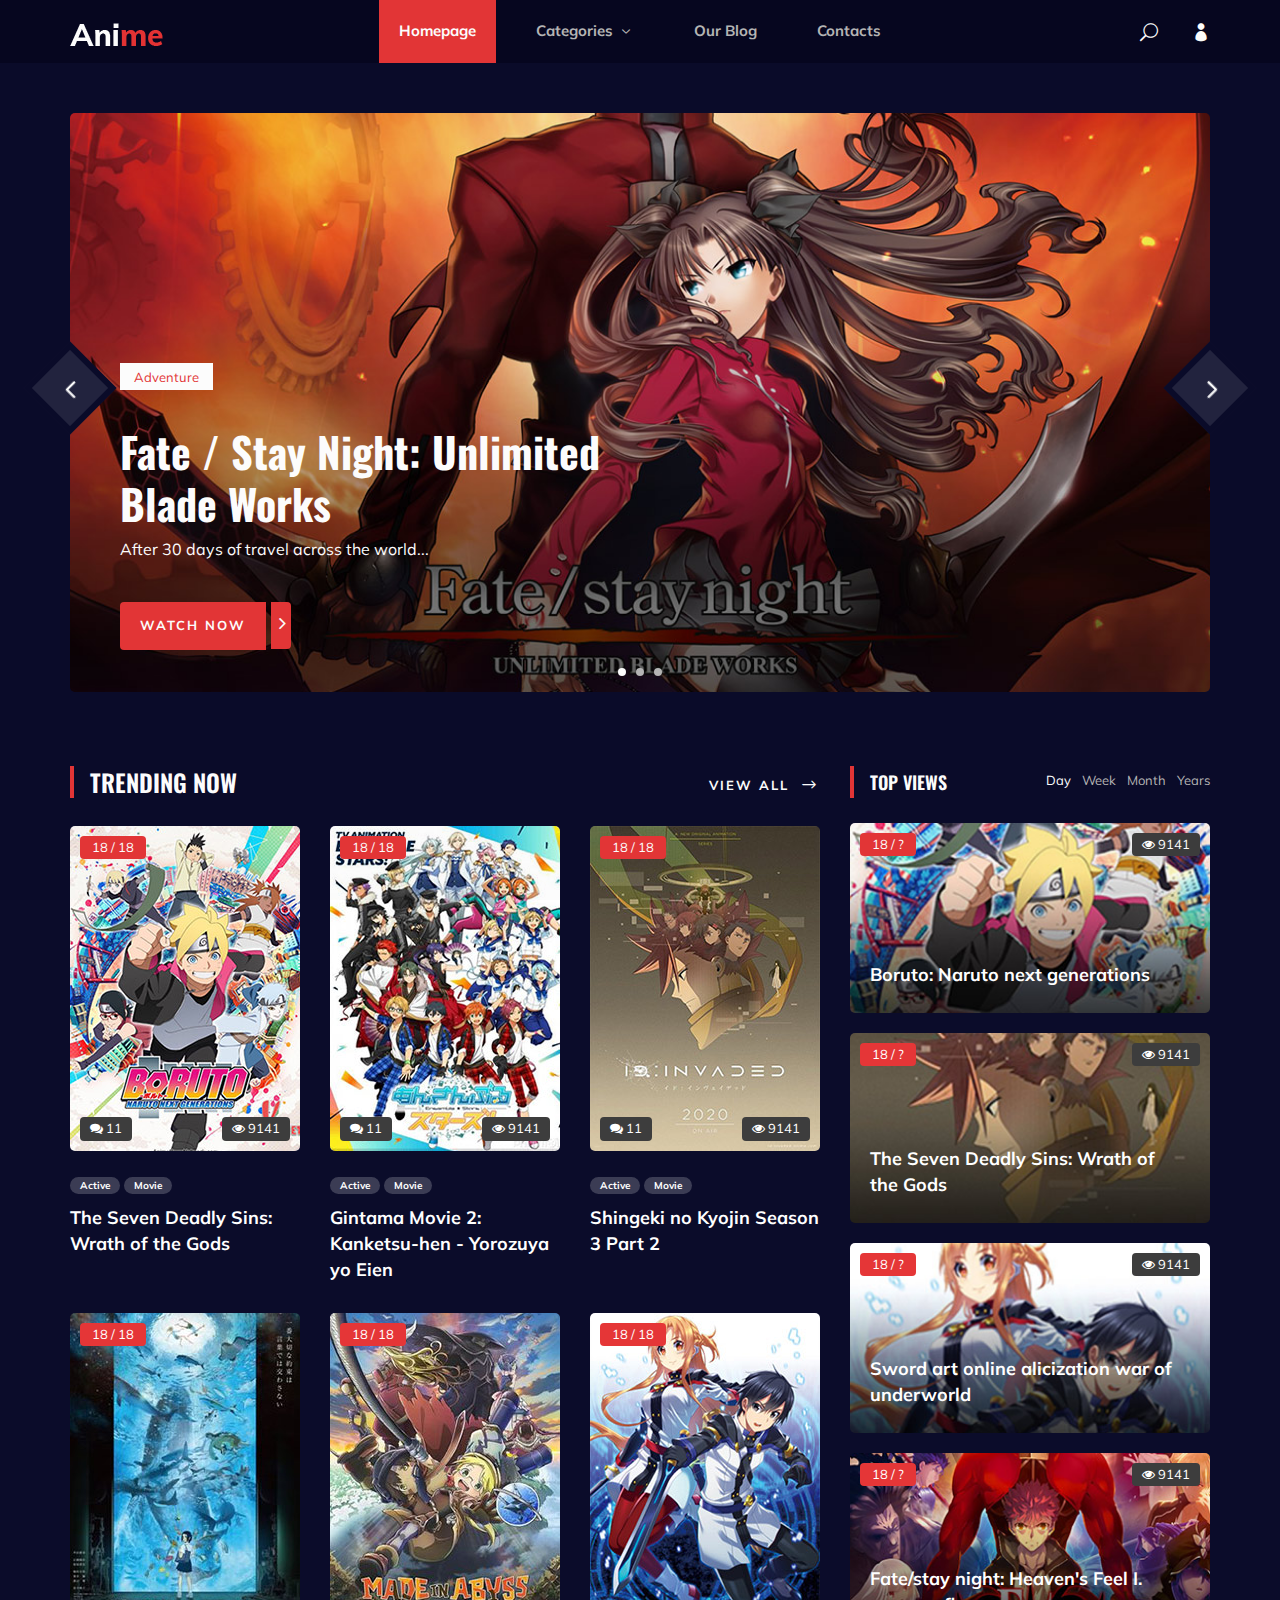
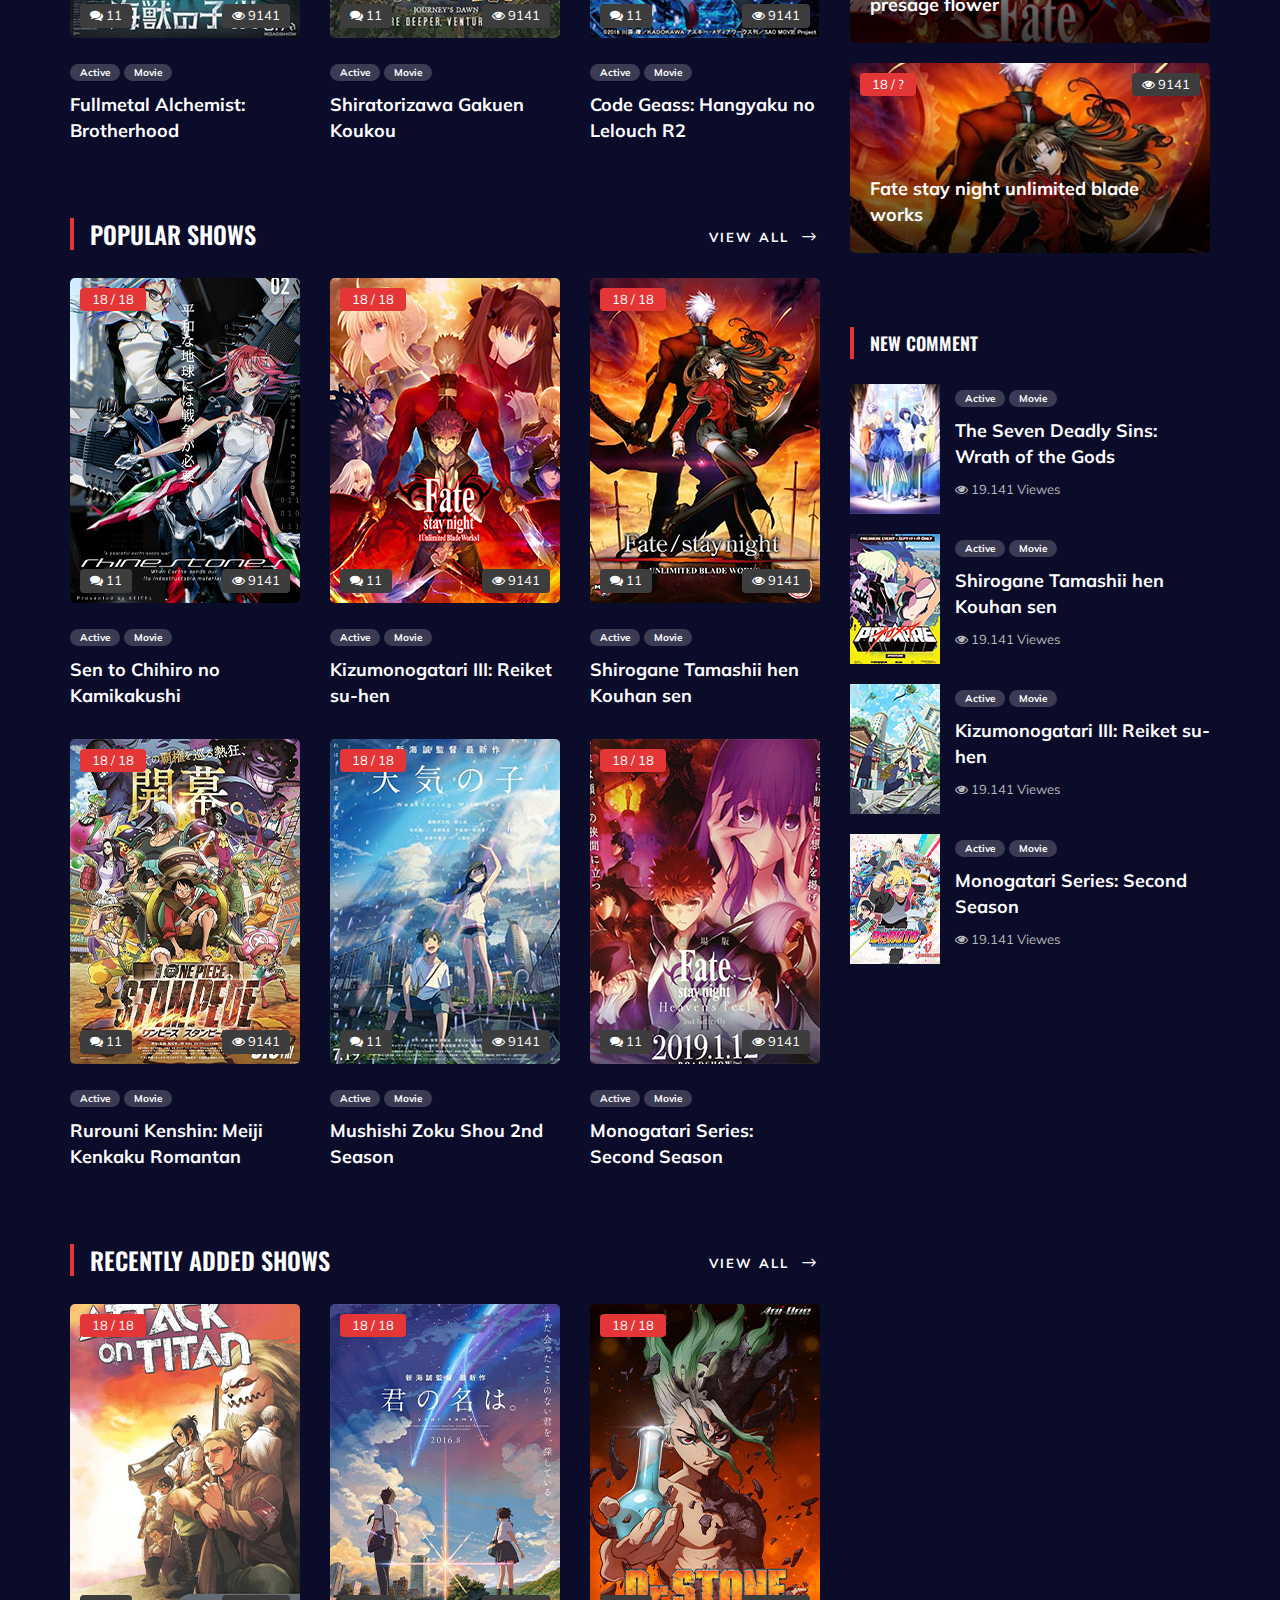
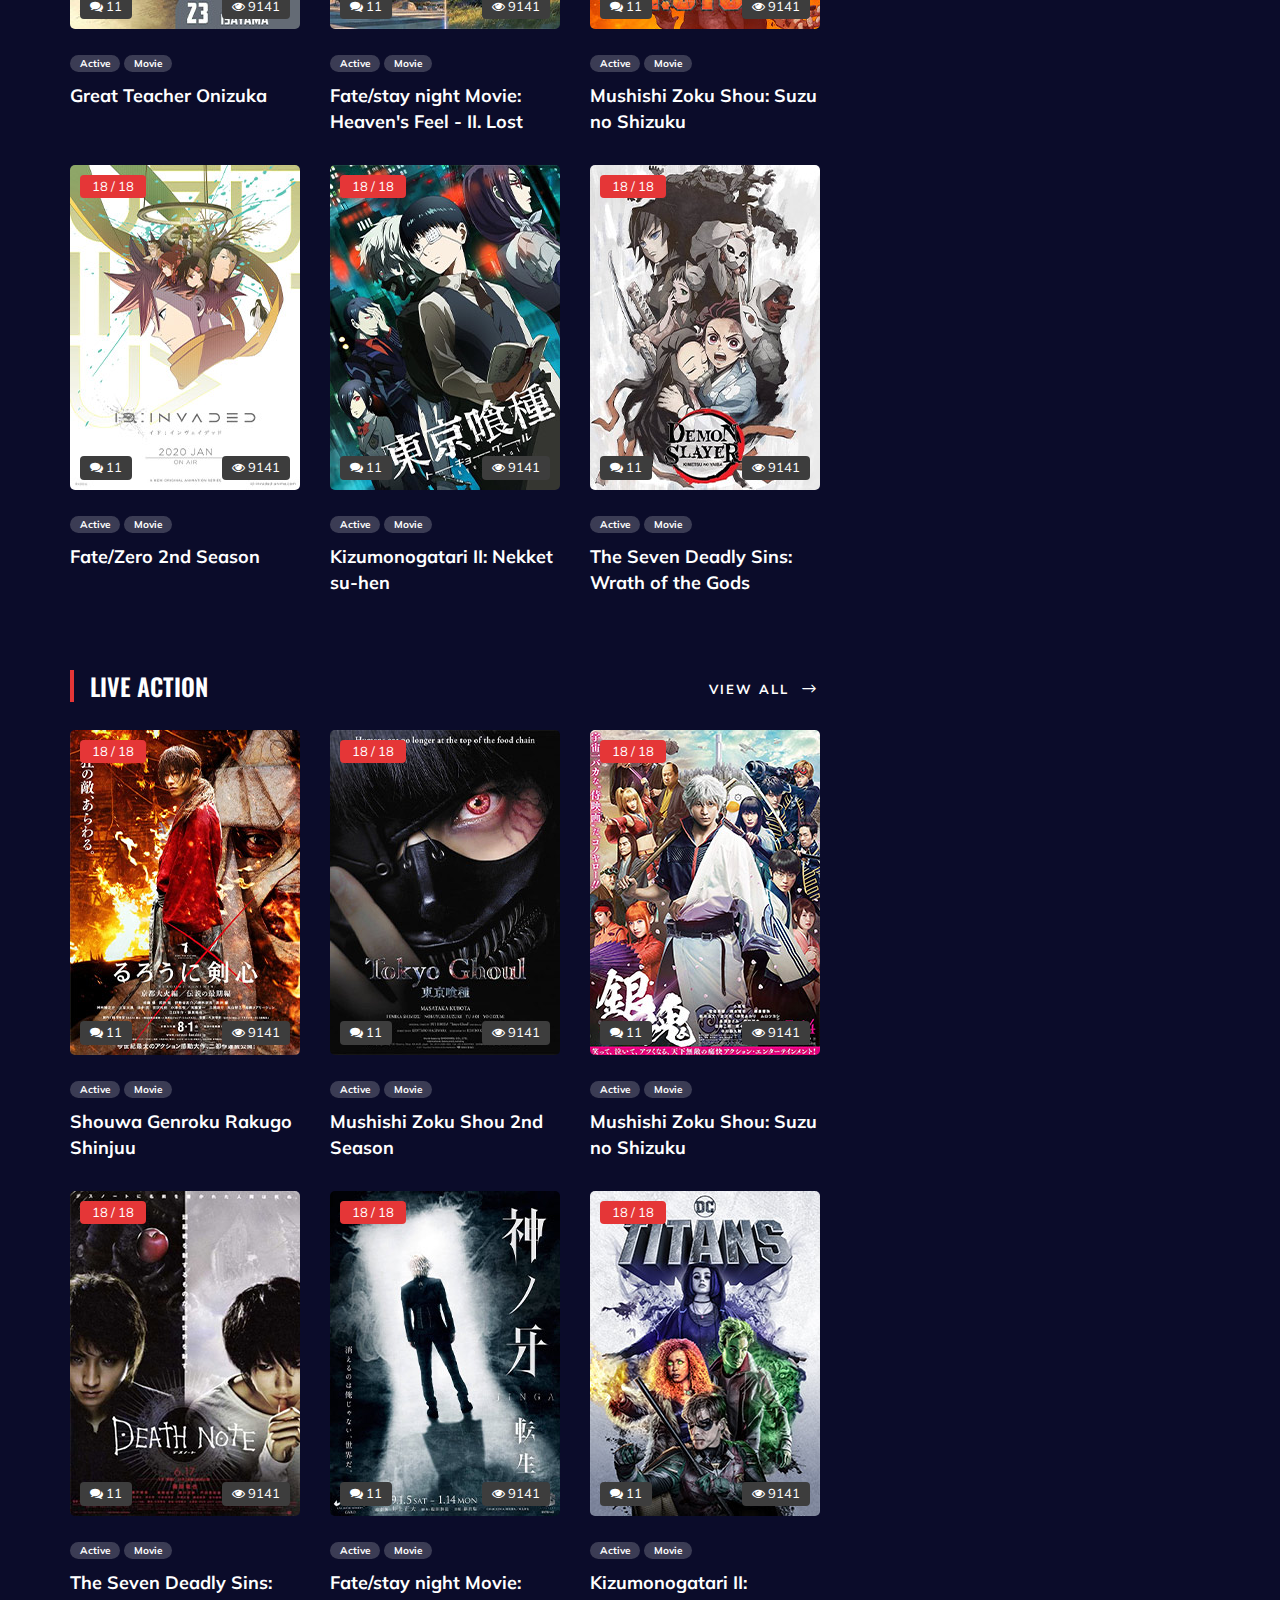
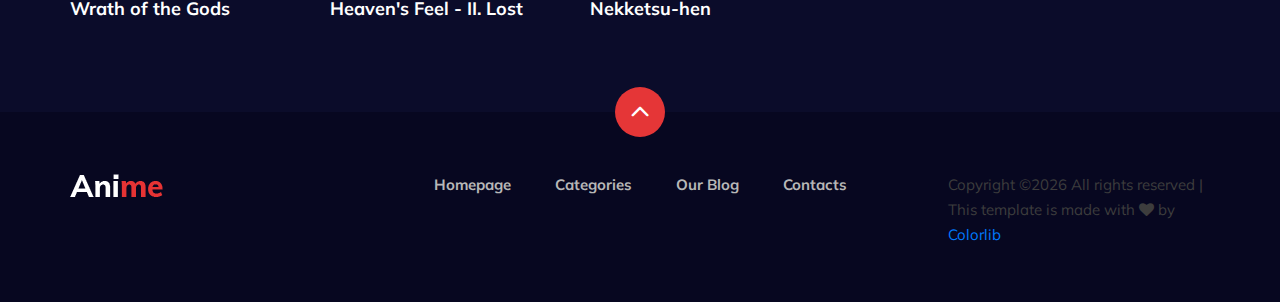
<file: Anime(Copy)/index.html>
<!DOCTYPE html>
<html lang="zxx">

<head>
    <meta charset="UTF-8">
    <meta name="description" content="Anime Template">
    <meta name="keywords" content="Anime, unica, creative, html">
    <meta name="viewport" content="width=device-width, initial-scale=1.0">
    <meta http-equiv="X-UA-Compatible" content="ie=edge">
    <title>Anime | Template</title>

    <!-- Google Font -->
    <link href="https://fonts.googleapis.com/css2?family=Oswald:wght@300;400;500;600;700&display=swap" rel="stylesheet">
    <link href="https://fonts.googleapis.com/css2?family=Mulish:wght@300;400;500;600;700;800;900&display=swap"
    rel="stylesheet">

    <!-- Css Styles -->
    <link rel="stylesheet" href="css/bootstrap.min.css" type="text/css">
    <link rel="stylesheet" href="css/font-awesome.min.css" type="text/css">
    <link rel="stylesheet" href="css/elegant-icons.css" type="text/css">
    <link rel="stylesheet" href="css/plyr.css" type="text/css">
    <link rel="stylesheet" href="css/nice-select.css" type="text/css">
    <link rel="stylesheet" href="css/owl.carousel.min.css" type="text/css">
    <link rel="stylesheet" href="css/slicknav.min.css" type="text/css">
    <link rel="stylesheet" href="css/style.css" type="text/css">
</head>

<body>
    <!-- Page Preloder -->
    <div id="preloder">
        <div class="loader"></div>
    </div>

    <!-- Header Section Begin -->
    <header class="header">
        <div class="container">
            <div class="row">
                <div class="col-lg-2">
                    <div class="header__logo">
                        <a href="./index.html">
                            <img src="img/logo.png" alt="">
                        </a>
                    </div>
                </div>
                <div class="col-lg-8">
                    <div class="header__nav">
                        <nav class="header__menu mobile-menu">
                            <ul>
                                <li class="active"><a href="./index.html">Homepage</a></li>
                                <li><a href="./categories.html">Categories <span class="arrow_carrot-down"></span></a>
                                    <ul class="dropdown">
                                        <li><a href="./categories.html">Categories</a></li>
                                        <li><a href="./anime-details.html">Anime Details</a></li>
                                        <li><a href="./anime-watching.html">Anime Watching</a></li>
                                        <li><a href="./blog-details.html">Blog Details</a></li>
                                        <li><a href="./signup.html">Sign Up</a></li>
                                        <li><a href="./login.html">Login</a></li>
                                    </ul>
                                </li>
                                <li><a href="./blog.html">Our Blog</a></li>
                                <li><a href="#">Contacts</a></li>
                            </ul>
                        </nav>
                    </div>
                </div>
                <div class="col-lg-2">
                    <div class="header__right">
                        <a href="#" class="search-switch"><span class="icon_search"></span></a>
                        <a href="./login.html"><span class="icon_profile"></span></a>
                    </div>
                </div>
            </div>
            <div id="mobile-menu-wrap"></div>
        </div>
    </header>
    <!-- Header End -->

    <!-- Hero Section Begin -->
    <section class="hero">
        <div class="container">
            <div class="hero__slider owl-carousel">
                <div class="hero__items set-bg" data-setbg="img/hero/hero-1.jpg">
                    <div class="row">
                        <div class="col-lg-6">
                            <div class="hero__text">
                                <div class="label">Adventure</div>
                                <h2>Fate / Stay Night: Unlimited Blade Works</h2>
                                <p>After 30 days of travel across the world...</p>
                                <a href="#"><span>Watch Now</span> <i class="fa fa-angle-right"></i></a>
                            </div>
                        </div>
                    </div>
                </div>
                <div class="hero__items set-bg" data-setbg="img/hero/hero-1.jpg">
                    <div class="row">
                        <div class="col-lg-6">
                            <div class="hero__text">
                                <div class="label">Adventure</div>
                                <h2>Fate / Stay Night: Unlimited Blade Works</h2>
                                <p>After 30 days of travel across the world...</p>
                                <a href="#"><span>Watch Now</span> <i class="fa fa-angle-right"></i></a>
                            </div>
                        </div>
                    </div>
                </div>
                <div class="hero__items set-bg" data-setbg="img/hero/hero-1.jpg">
                    <div class="row">
                        <div class="col-lg-6">
                            <div class="hero__text">
                                <div class="label">Adventure</div>
                                <h2>Fate / Stay Night: Unlimited Blade Works</h2>
                                <p>After 30 days of travel across the world...</p>
                                <a href="#"><span>Watch Now</span> <i class="fa fa-angle-right"></i></a>
                            </div>
                        </div>
                    </div>
                </div>
            </div>
        </div>
    </section>
    <!-- Hero Section End -->

    <!-- Product Section Begin -->
    <section class="product spad">
        <div class="container">
            <div class="row">
                <div class="col-lg-8">
                    <div class="trending__product">
                        <div class="row">
                            <div class="col-lg-8 col-md-8 col-sm-8">
                                <div class="section-title">
                                    <h4>Trending Now</h4>
                                </div>
                            </div>
                            <div class="col-lg-4 col-md-4 col-sm-4">
                                <div class="btn__all">
                                    <a href="#" class="primary-btn">View All <span class="arrow_right"></span></a>
                                </div>
                            </div>
                        </div>
                        <div class="row">
                            <div class="col-lg-4 col-md-6 col-sm-6">
                                <div class="product__item">
                                    <div class="product__item__pic set-bg" data-setbg="img/trending/trend-1.jpg">
                                        <div class="ep">18 / 18</div>
                                        <div class="comment"><i class="fa fa-comments"></i> 11</div>
                                        <div class="view"><i class="fa fa-eye"></i> 9141</div>
                                    </div>
                                    <div class="product__item__text">
                                        <ul>
                                            <li>Active</li>
                                            <li>Movie</li>
                                        </ul>
                                        <h5><a href="#">The Seven Deadly Sins: Wrath of the Gods</a></h5>
                                    </div>
                                </div>
                            </div>
                            <div class="col-lg-4 col-md-6 col-sm-6">
                                <div class="product__item">
                                    <div class="product__item__pic set-bg" data-setbg="img/trending/trend-2.jpg">
                                        <div class="ep">18 / 18</div>
                                        <div class="comment"><i class="fa fa-comments"></i> 11</div>
                                        <div class="view"><i class="fa fa-eye"></i> 9141</div>
                                    </div>
                                    <div class="product__item__text">
                                        <ul>
                                            <li>Active</li>
                                            <li>Movie</li>
                                        </ul>
                                        <h5><a href="#">Gintama Movie 2: Kanketsu-hen - Yorozuya yo Eien</a></h5>
                                    </div>
                                </div>
                            </div>
                            <div class="col-lg-4 col-md-6 col-sm-6">
                                <div class="product__item">
                                    <div class="product__item__pic set-bg" data-setbg="img/trending/trend-3.jpg">
                                        <div class="ep">18 / 18</div>
                                        <div class="comment"><i class="fa fa-comments"></i> 11</div>
                                        <div class="view"><i class="fa fa-eye"></i> 9141</div>
                                    </div>
                                    <div class="product__item__text">
                                        <ul>
                                            <li>Active</li>
                                            <li>Movie</li>
                                        </ul>
                                        <h5><a href="#">Shingeki no Kyojin Season 3 Part 2</a></h5>
                                    </div>
                                </div>
                            </div>
                            <div class="col-lg-4 col-md-6 col-sm-6">
                                <div class="product__item">
                                    <div class="product__item__pic set-bg" data-setbg="img/trending/trend-4.jpg">
                                        <div class="ep">18 / 18</div>
                                        <div class="comment"><i class="fa fa-comments"></i> 11</div>
                                        <div class="view"><i class="fa fa-eye"></i> 9141</div>
                                    </div>
                                    <div class="product__item__text">
                                        <ul>
                                            <li>Active</li>
                                            <li>Movie</li>
                                        </ul>
                                        <h5><a href="#">Fullmetal Alchemist: Brotherhood</a></h5>
                                    </div>
                                </div>
                            </div>
                            <div class="col-lg-4 col-md-6 col-sm-6">
                                <div class="product__item">
                                    <div class="product__item__pic set-bg" data-setbg="img/trending/trend-5.jpg">
                                        <div class="ep">18 / 18</div>
                                        <div class="comment"><i class="fa fa-comments"></i> 11</div>
                                        <div class="view"><i class="fa fa-eye"></i> 9141</div>
                                    </div>
                                    <div class="product__item__text">
                                        <ul>
                                            <li>Active</li>
                                            <li>Movie</li>
                                        </ul>
                                        <h5><a href="#">Shiratorizawa Gakuen Koukou</a></h5>
                                    </div>
                                </div>
                            </div>
                            <div class="col-lg-4 col-md-6 col-sm-6">
                                <div class="product__item">
                                    <div class="product__item__pic set-bg" data-setbg="img/trending/trend-6.jpg">
                                        <div class="ep">18 / 18</div>
                                        <div class="comment"><i class="fa fa-comments"></i> 11</div>
                                        <div class="view"><i class="fa fa-eye"></i> 9141</div>
                                    </div>
                                    <div class="product__item__text">
                                        <ul>
                                            <li>Active</li>
                                            <li>Movie</li>
                                        </ul>
                                        <h5><a href="#">Code Geass: Hangyaku no Lelouch R2</a></h5>
                                    </div>
                                </div>
                            </div>
                        </div>
                    </div>
                    <div class="popular__product">
                        <div class="row">
                            <div class="col-lg-8 col-md-8 col-sm-8">
                                <div class="section-title">
                                    <h4>Popular Shows</h4>
                                </div>
                            </div>
                            <div class="col-lg-4 col-md-4 col-sm-4">
                                <div class="btn__all">
                                    <a href="#" class="primary-btn">View All <span class="arrow_right"></span></a>
                                </div>
                            </div>
                        </div>
                        <div class="row">
                            <div class="col-lg-4 col-md-6 col-sm-6">
                                <div class="product__item">
                                    <div class="product__item__pic set-bg" data-setbg="img/popular/popular-1.jpg">
                                        <div class="ep">18 / 18</div>
                                        <div class="comment"><i class="fa fa-comments"></i> 11</div>
                                        <div class="view"><i class="fa fa-eye"></i> 9141</div>
                                    </div>
                                    <div class="product__item__text">
                                        <ul>
                                            <li>Active</li>
                                            <li>Movie</li>
                                        </ul>
                                        <h5><a href="#">Sen to Chihiro no Kamikakushi</a></h5>
                                    </div>
                                </div>
                            </div>
                            <div class="col-lg-4 col-md-6 col-sm-6">
                                <div class="product__item">
                                    <div class="product__item__pic set-bg" data-setbg="img/popular/popular-2.jpg">
                                        <div class="ep">18 / 18</div>
                                        <div class="comment"><i class="fa fa-comments"></i> 11</div>
                                        <div class="view"><i class="fa fa-eye"></i> 9141</div>
                                    </div>
                                    <div class="product__item__text">
                                        <ul>
                                            <li>Active</li>
                                            <li>Movie</li>
                                        </ul>
                                        <h5><a href="#">Kizumonogatari III: Reiket su-hen</a></h5>
                                    </div>
                                </div>
                            </div>
                            <div class="col-lg-4 col-md-6 col-sm-6">
                                <div class="product__item">
                                    <div class="product__item__pic set-bg" data-setbg="img/popular/popular-3.jpg">
                                        <div class="ep">18 / 18</div>
                                        <div class="comment"><i class="fa fa-comments"></i> 11</div>
                                        <div class="view"><i class="fa fa-eye"></i> 9141</div>
                                    </div>
                                    <div class="product__item__text">
                                        <ul>
                                            <li>Active</li>
                                            <li>Movie</li>
                                        </ul>
                                        <h5><a href="#">Shirogane Tamashii hen Kouhan sen</a></h5>
                                    </div>
                                </div>
                            </div>
                            <div class="col-lg-4 col-md-6 col-sm-6">
                                <div class="product__item">
                                    <div class="product__item__pic set-bg" data-setbg="img/popular/popular-4.jpg">
                                        <div class="ep">18 / 18</div>
                                        <div class="comment"><i class="fa fa-comments"></i> 11</div>
                                        <div class="view"><i class="fa fa-eye"></i> 9141</div>
                                    </div>
                                    <div class="product__item__text">
                                        <ul>
                                            <li>Active</li>
                                            <li>Movie</li>
                                        </ul>
                                        <h5><a href="#">Rurouni Kenshin: Meiji Kenkaku Romantan</a></h5>
                                    </div>
                                </div>
                            </div>
                            <div class="col-lg-4 col-md-6 col-sm-6">
                                <div class="product__item">
                                    <div class="product__item__pic set-bg" data-setbg="img/popular/popular-5.jpg">
                                        <div class="ep">18 / 18</div>
                                        <div class="comment"><i class="fa fa-comments"></i> 11</div>
                                        <div class="view"><i class="fa fa-eye"></i> 9141</div>
                                    </div>
                                    <div class="product__item__text">
                                        <ul>
                                            <li>Active</li>
                                            <li>Movie</li>
                                        </ul>
                                        <h5><a href="#">Mushishi Zoku Shou 2nd Season</a></h5>
                                    </div>
                                </div>
                            </div>
                            <div class="col-lg-4 col-md-6 col-sm-6">
                                <div class="product__item">
                                    <div class="product__item__pic set-bg" data-setbg="img/popular/popular-6.jpg">
                                        <div class="ep">18 / 18</div>
                                        <div class="comment"><i class="fa fa-comments"></i> 11</div>
                                        <div class="view"><i class="fa fa-eye"></i> 9141</div>
                                    </div>
                                    <div class="product__item__text">
                                        <ul>
                                            <li>Active</li>
                                            <li>Movie</li>
                                        </ul>
                                        <h5><a href="#">Monogatari Series: Second Season</a></h5>
                                    </div>
                                </div>
                            </div>
                        </div>
                    </div>
                    <div class="recent__product">
                        <div class="row">
                            <div class="col-lg-8 col-md-8 col-sm-8">
                                <div class="section-title">
                                    <h4>Recently Added Shows</h4>
                                </div>
                            </div>
                            <div class="col-lg-4 col-md-4 col-sm-4">
                                <div class="btn__all">
                                    <a href="#" class="primary-btn">View All <span class="arrow_right"></span></a>
                                </div>
                            </div>
                        </div>
                        <div class="row">
                            <div class="col-lg-4 col-md-6 col-sm-6">
                                <div class="product__item">
                                    <div class="product__item__pic set-bg" data-setbg="img/recent/recent-1.jpg">
                                        <div class="ep">18 / 18</div>
                                        <div class="comment"><i class="fa fa-comments"></i> 11</div>
                                        <div class="view"><i class="fa fa-eye"></i> 9141</div>
                                    </div>
                                    <div class="product__item__text">
                                        <ul>
                                            <li>Active</li>
                                            <li>Movie</li>
                                        </ul>
                                        <h5><a href="#">Great Teacher Onizuka</a></h5>
                                    </div>
                                </div>
                            </div>
                            <div class="col-lg-4 col-md-6 col-sm-6">
                                <div class="product__item">
                                    <div class="product__item__pic set-bg" data-setbg="img/recent/recent-2.jpg">
                                        <div class="ep">18 / 18</div>
                                        <div class="comment"><i class="fa fa-comments"></i> 11</div>
                                        <div class="view"><i class="fa fa-eye"></i> 9141</div>
                                    </div>
                                    <div class="product__item__text">
                                        <ul>
                                            <li>Active</li>
                                            <li>Movie</li>
                                        </ul>
                                        <h5><a href="#">Fate/stay night Movie: Heaven's Feel - II. Lost</a></h5>
                                    </div>
                                </div>
                            </div>
                            <div class="col-lg-4 col-md-6 col-sm-6">
                                <div class="product__item">
                                    <div class="product__item__pic set-bg" data-setbg="img/recent/recent-3.jpg">
                                        <div class="ep">18 / 18</div>
                                        <div class="comment"><i class="fa fa-comments"></i> 11</div>
                                        <div class="view"><i class="fa fa-eye"></i> 9141</div>
                                    </div>
                                    <div class="product__item__text">
                                        <ul>
                                            <li>Active</li>
                                            <li>Movie</li>
                                        </ul>
                                        <h5><a href="#">Mushishi Zoku Shou: Suzu no Shizuku</a></h5>
                                    </div>
                                </div>
                            </div>
                            <div class="col-lg-4 col-md-6 col-sm-6">
                                <div class="product__item">
                                    <div class="product__item__pic set-bg" data-setbg="img/recent/recent-4.jpg">
                                        <div class="ep">18 / 18</div>
                                        <div class="comment"><i class="fa fa-comments"></i> 11</div>
                                        <div class="view"><i class="fa fa-eye"></i> 9141</div>
                                    </div>
                                    <div class="product__item__text">
                                        <ul>
                                            <li>Active</li>
                                            <li>Movie</li>
                                        </ul>
                                        <h5><a href="#">Fate/Zero 2nd Season</a></h5>
                                    </div>
                                </div>
                            </div>
                            <div class="col-lg-4 col-md-6 col-sm-6">
                                <div class="product__item">
                                    <div class="product__item__pic set-bg" data-setbg="img/recent/recent-5.jpg">
                                        <div class="ep">18 / 18</div>
                                        <div class="comment"><i class="fa fa-comments"></i> 11</div>
                                        <div class="view"><i class="fa fa-eye"></i> 9141</div>
                                    </div>
                                    <div class="product__item__text">
                                        <ul>
                                            <li>Active</li>
                                            <li>Movie</li>
                                        </ul>
                                        <h5><a href="#">Kizumonogatari II: Nekket su-hen</a></h5>
                                    </div>
                                </div>
                            </div>
                            <div class="col-lg-4 col-md-6 col-sm-6">
                                <div class="product__item">
                                    <div class="product__item__pic set-bg" data-setbg="img/recent/recent-6.jpg">
                                        <div class="ep">18 / 18</div>
                                        <div class="comment"><i class="fa fa-comments"></i> 11</div>
                                        <div class="view"><i class="fa fa-eye"></i> 9141</div>
                                    </div>
                                    <div class="product__item__text">
                                        <ul>
                                            <li>Active</li>
                                            <li>Movie</li>
                                        </ul>
                                        <h5><a href="#">The Seven Deadly Sins: Wrath of the Gods</a></h5>
                                    </div>
                                </div>
                            </div>
                        </div>
                    </div>
                    <div class="live__product">
                        <div class="row">
                            <div class="col-lg-8 col-md-8 col-sm-8">
                                <div class="section-title">
                                    <h4>Live Action</h4>
                                </div>
                            </div>
                            <div class="col-lg-4 col-md-4 col-sm-4">
                                <div class="btn__all">
                                    <a href="#" class="primary-btn">View All <span class="arrow_right"></span></a>
                                </div>
                            </div>
                        </div>
                        <div class="row">
                            <div class="col-lg-4 col-md-6 col-sm-6">
                                <div class="product__item">
                                    <div class="product__item__pic set-bg" data-setbg="img/live/live-1.jpg">
                                        <div class="ep">18 / 18</div>
                                        <div class="comment"><i class="fa fa-comments"></i> 11</div>
                                        <div class="view"><i class="fa fa-eye"></i> 9141</div>
                                    </div>
                                    <div class="product__item__text">
                                        <ul>
                                            <li>Active</li>
                                            <li>Movie</li>
                                        </ul>
                                        <h5><a href="#">Shouwa Genroku Rakugo Shinjuu</a></h5>
                                    </div>
                                </div>
                            </div>
                            <div class="col-lg-4 col-md-6 col-sm-6">
                                <div class="product__item">
                                    <div class="product__item__pic set-bg" data-setbg="img/live/live-2.jpg">
                                        <div class="ep">18 / 18</div>
                                        <div class="comment"><i class="fa fa-comments"></i> 11</div>
                                        <div class="view"><i class="fa fa-eye"></i> 9141</div>
                                    </div>
                                    <div class="product__item__text">
                                        <ul>
                                            <li>Active</li>
                                            <li>Movie</li>
                                        </ul>
                                        <h5><a href="#">Mushishi Zoku Shou 2nd Season</a></h5>
                                    </div>
                                </div>
                            </div>
                            <div class="col-lg-4 col-md-6 col-sm-6">
                                <div class="product__item">
                                    <div class="product__item__pic set-bg" data-setbg="img/live/live-3.jpg">
                                        <div class="ep">18 / 18</div>
                                        <div class="comment"><i class="fa fa-comments"></i> 11</div>
                                        <div class="view"><i class="fa fa-eye"></i> 9141</div>
                                    </div>
                                    <div class="product__item__text">
                                        <ul>
                                            <li>Active</li>
                                            <li>Movie</li>
                                        </ul>
                                        <h5><a href="#">Mushishi Zoku Shou: Suzu no Shizuku</a></h5>
                                    </div>
                                </div>
                            </div>
                            <div class="col-lg-4 col-md-6 col-sm-6">
                                <div class="product__item">
                                    <div class="product__item__pic set-bg" data-setbg="img/live/live-4.jpg">
                                        <div class="ep">18 / 18</div>
                                        <div class="comment"><i class="fa fa-comments"></i> 11</div>
                                        <div class="view"><i class="fa fa-eye"></i> 9141</div>
                                    </div>
                                    <div class="product__item__text">
                                        <ul>
                                            <li>Active</li>
                                            <li>Movie</li>
                                        </ul>
                                        <h5><a href="#">The Seven Deadly Sins: Wrath of the Gods</a></h5>
                                    </div>
                                </div>
                            </div>
                            <div class="col-lg-4 col-md-6 col-sm-6">
                                <div class="product__item">
                                    <div class="product__item__pic set-bg" data-setbg="img/live/live-5.jpg">
                                        <div class="ep">18 / 18</div>
                                        <div class="comment"><i class="fa fa-comments"></i> 11</div>
                                        <div class="view"><i class="fa fa-eye"></i> 9141</div>
                                    </div>
                                    <div class="product__item__text">
                                        <ul>
                                            <li>Active</li>
                                            <li>Movie</li>
                                        </ul>
                                        <h5><a href="#">Fate/stay night Movie: Heaven's Feel - II. Lost</a></h5>
                                    </div>
                                </div>
                            </div>
                            <div class="col-lg-4 col-md-6 col-sm-6">
                                <div class="product__item">
                                    <div class="product__item__pic set-bg" data-setbg="img/live/live-6.jpg">
                                        <div class="ep">18 / 18</div>
                                        <div class="comment"><i class="fa fa-comments"></i> 11</div>
                                        <div class="view"><i class="fa fa-eye"></i> 9141</div>
                                    </div>
                                    <div class="product__item__text">
                                        <ul>
                                            <li>Active</li>
                                            <li>Movie</li>
                                        </ul>
                                        <h5><a href="#">Kizumonogatari II: Nekketsu-hen</a></h5>
                                    </div>
                                </div>
                            </div>
                        </div>
                    </div>
                </div>
                <div class="col-lg-4 col-md-6 col-sm-8">
                    <div class="product__sidebar">
                        <div class="product__sidebar__view">
                            <div class="section-title">
                                <h5>Top Views</h5>
                            </div>
                            <ul class="filter__controls">
                                <li class="active" data-filter="*">Day</li>
                                <li data-filter=".week">Week</li>
                                <li data-filter=".month">Month</li>
                                <li data-filter=".years">Years</li>
                            </ul>
                            <div class="filter__gallery">
                                <div class="product__sidebar__view__item set-bg mix day years"
                                data-setbg="img/sidebar/tv-1.jpg">
                                <div class="ep">18 / ?</div>
                                <div class="view"><i class="fa fa-eye"></i> 9141</div>
                                <h5><a href="#">Boruto: Naruto next generations</a></h5>
                            </div>
                            <div class="product__sidebar__view__item set-bg mix month week"
                            data-setbg="img/sidebar/tv-2.jpg">
                            <div class="ep">18 / ?</div>
                            <div class="view"><i class="fa fa-eye"></i> 9141</div>
                            <h5><a href="#">The Seven Deadly Sins: Wrath of the Gods</a></h5>
                        </div>
                        <div class="product__sidebar__view__item set-bg mix week years"
                        data-setbg="img/sidebar/tv-3.jpg">
                        <div class="ep">18 / ?</div>
                        <div class="view"><i class="fa fa-eye"></i> 9141</div>
                        <h5><a href="#">Sword art online alicization war of underworld</a></h5>
                    </div>
                    <div class="product__sidebar__view__item set-bg mix years month"
                    data-setbg="img/sidebar/tv-4.jpg">
                    <div class="ep">18 / ?</div>
                    <div class="view"><i class="fa fa-eye"></i> 9141</div>
                    <h5><a href="#">Fate/stay night: Heaven's Feel I. presage flower</a></h5>
                </div>
                <div class="product__sidebar__view__item set-bg mix day"
                data-setbg="img/sidebar/tv-5.jpg">
                <div class="ep">18 / ?</div>
                <div class="view"><i class="fa fa-eye"></i> 9141</div>
                <h5><a href="#">Fate stay night unlimited blade works</a></h5>
            </div>
        </div>
    </div>
    <div class="product__sidebar__comment">
        <div class="section-title">
            <h5>New Comment</h5>
        </div>
        <div class="product__sidebar__comment__item">
            <div class="product__sidebar__comment__item__pic">
                <img src="img/sidebar/comment-1.jpg" alt="">
            </div>
            <div class="product__sidebar__comment__item__text">
                <ul>
                    <li>Active</li>
                    <li>Movie</li>
                </ul>
                <h5><a href="#">The Seven Deadly Sins: Wrath of the Gods</a></h5>
                <span><i class="fa fa-eye"></i> 19.141 Viewes</span>
            </div>
        </div>
        <div class="product__sidebar__comment__item">
            <div class="product__sidebar__comment__item__pic">
                <img src="img/sidebar/comment-2.jpg" alt="">
            </div>
            <div class="product__sidebar__comment__item__text">
                <ul>
                    <li>Active</li>
                    <li>Movie</li>
                </ul>
                <h5><a href="#">Shirogane Tamashii hen Kouhan sen</a></h5>
                <span><i class="fa fa-eye"></i> 19.141 Viewes</span>
            </div>
        </div>
        <div class="product__sidebar__comment__item">
            <div class="product__sidebar__comment__item__pic">
                <img src="img/sidebar/comment-3.jpg" alt="">
            </div>
            <div class="product__sidebar__comment__item__text">
                <ul>
                    <li>Active</li>
                    <li>Movie</li>
                </ul>
                <h5><a href="#">Kizumonogatari III: Reiket su-hen</a></h5>
                <span><i class="fa fa-eye"></i> 19.141 Viewes</span>
            </div>
        </div>
        <div class="product__sidebar__comment__item">
            <div class="product__sidebar__comment__item__pic">
                <img src="img/sidebar/comment-4.jpg" alt="">
            </div>
            <div class="product__sidebar__comment__item__text">
                <ul>
                    <li>Active</li>
                    <li>Movie</li>
                </ul>
                <h5><a href="#">Monogatari Series: Second Season</a></h5>
                <span><i class="fa fa-eye"></i> 19.141 Viewes</span>
            </div>
        </div>
    </div>
</div>
</div>
</div>
</div>
</section>
<!-- Product Section End -->

<!-- Footer Section Begin -->
<footer class="footer">
    <div class="page-up">
        <a href="#" id="scrollToTopButton"><span class="arrow_carrot-up"></span></a>
    </div>
    <div class="container">
        <div class="row">
            <div class="col-lg-3">
                <div class="footer__logo">
                    <a href="./index.html"><img src="img/logo.png" alt=""></a>
                </div>
            </div>
            <div class="col-lg-6">
                <div class="footer__nav">
                    <ul>
                        <li class="active"><a href="./index.html">Homepage</a></li>
                        <li><a href="./categories.html">Categories</a></li>
                        <li><a href="./blog.html">Our Blog</a></li>
                        <li><a href="#">Contacts</a></li>
                    </ul>
                </div>
            </div>
            <div class="col-lg-3">
                <p><!-- Link back to Colorlib can't be removed. Template is licensed under CC BY 3.0. -->
                  Copyright &copy;<script>document.write(new Date().getFullYear());</script> All rights reserved | This template is made with <i class="fa fa-heart" aria-hidden="true"></i> by <a href="https://colorlib.com" target="_blank">Colorlib</a>
                  <!-- Link back to Colorlib can't be removed. Template is licensed under CC BY 3.0. --></p>

              </div>
          </div>
      </div>
  </footer>
  <!-- Footer Section End -->

  <!-- Search model Begin -->
  <div class="search-model">
    <div class="h-100 d-flex align-items-center justify-content-center">
        <div class="search-close-switch"><i class="icon_close"></i></div>
        <form class="search-model-form">
            <input type="text" id="search-input" placeholder="Search here.....">
        </form>
    </div>
</div>
<!-- Search model end -->

<!-- Js Plugins -->
<script src="js/jquery-3.3.1.min.js"></script>
<script src="js/bootstrap.min.js"></script>
<script src="js/player.js"></script>
<script src="js/jquery.nice-select.min.js"></script>
<script src="js/mixitup.min.js"></script>
<script src="js/jquery.slicknav.js"></script>
<script src="js/owl.carousel.min.js"></script>
<script src="js/main.js"></script>


</body>

</html>
</file>
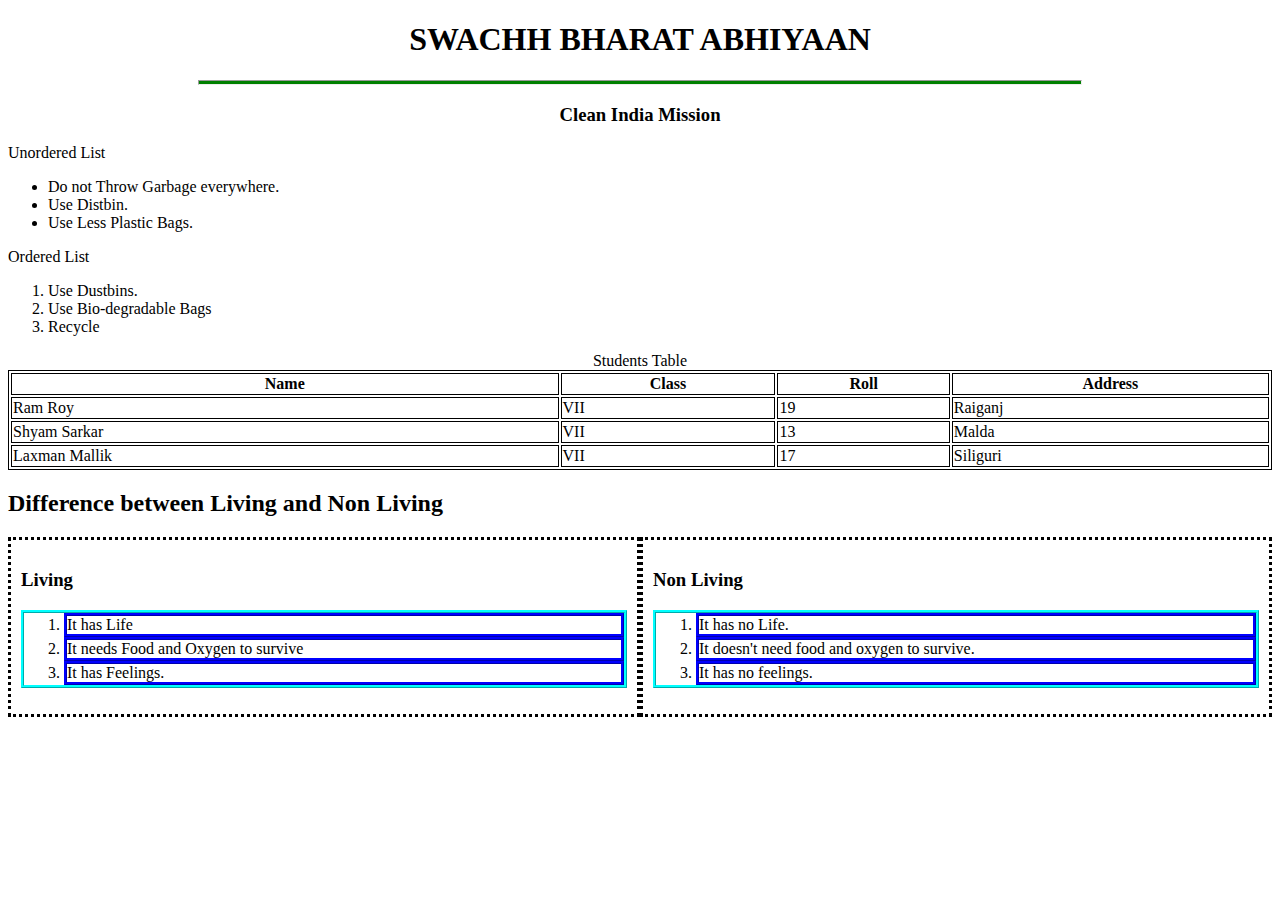
<file: SWACHH BHARAT ABHIYAAN.html>
<!DOCTYPE html>
<html>
   <head>
    <style>
        * {
  box-sizing: border-box;
            }

    .column {
  float: left;
  width: 50%;
  padding: 10px;
  border-style: dotted;
    }

    .row:after {
  display: table;
  clear: both;
  border-style: dashed;
    }

        table, th, td {
            border: 1px solid black;
        }
    </style>
    <title>SWACHH BHARAT ABHIYAAN</title>
   </head>
    
<body>
<h1 style="text-align:center">SWACHH BHARAT ABHIYAAN</h1>
<hr style="background-color: green; align-self: center; width: 70%; height: 5px;">
<h3 style="text-align:center">Clean India Mission</h3>

<p>Unordered List</p>
<ul>
    <li>Do not Throw Garbage everywhere.</li>
    <li>Use Distbin.</li>
    <li>Use Less Plastic Bags.</li>
</ul>

<p>Ordered List</p>
<ol>
    <li>Use Dustbins.</li>
    <li>Use Bio-degradable Bags</li>
    <li>Recycle</li>
</ol>


<table style="width:100%">
	<caption>Students Table</caption>
  <tr>
    <th>Name</th>
    <th>Class</th> 
    <th>Roll</th>
    <th>Address</th>
  </tr>
  <tr>
    <td>Ram Roy</td>
    <td>VII</td>
    <td>19</td>
    <td>Raiganj</td>
  </tr>
  <tr>
    <td>Shyam Sarkar</td>
    <td>VII</td>
    <td>13</td>
    <td>Malda</td>
  </tr>
  <tr>
    <td>Laxman Mallik</td>
    <td>VII</td>
    <td>17</td>
    <td>Siliguri</td>
  </tr>
</table>


<h2>Difference between Living and Non Living</h2>

<div class="row">
  <div class="column">
    <h3>Living</h3>
    <ol style="border-style: ridge; border-color: aqua;">
        <li style="border-style: ridge; border-color: blue;">It has Life</li>
        <li style="border-style: ridge; border-color: blue;">It needs Food and Oxygen to survive</li>
        <li style="border-style: ridge; border-color: blue;">It has Feelings.</li>
    </ol>
  </div>
  <div class="column">
    <h3>Non Living</h3>
    <ol style="border-style: ridge; border-color: aqua;">
        <li style="border-style: ridge; border-color: blue;">It has no Life.</li>
        <li style="border-style: ridge; border-color: blue;">It doesn't need food and oxygen to survive.</li>
        <li style="border-style: ridge; border-color: blue;">It has no feelings.</li>
    </ol>
  </div>
</div>

</body>
</html>
</file>
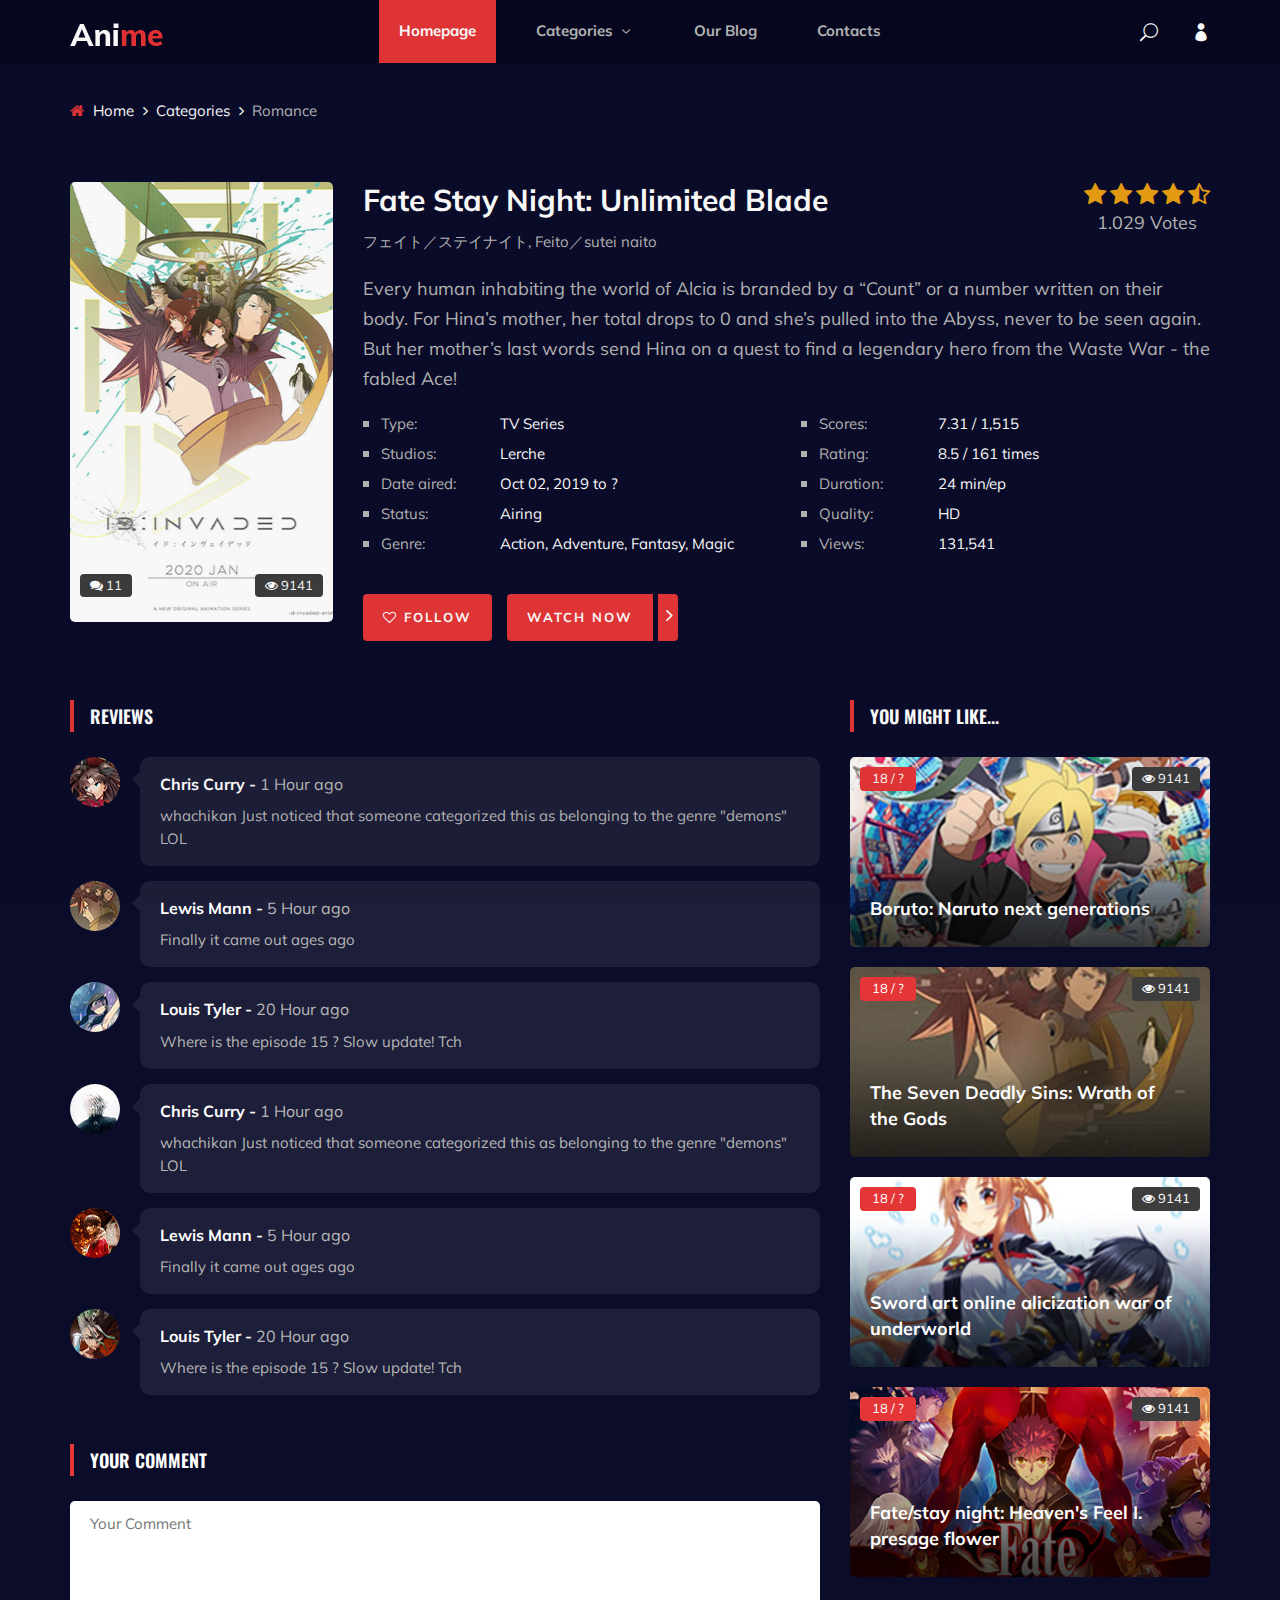
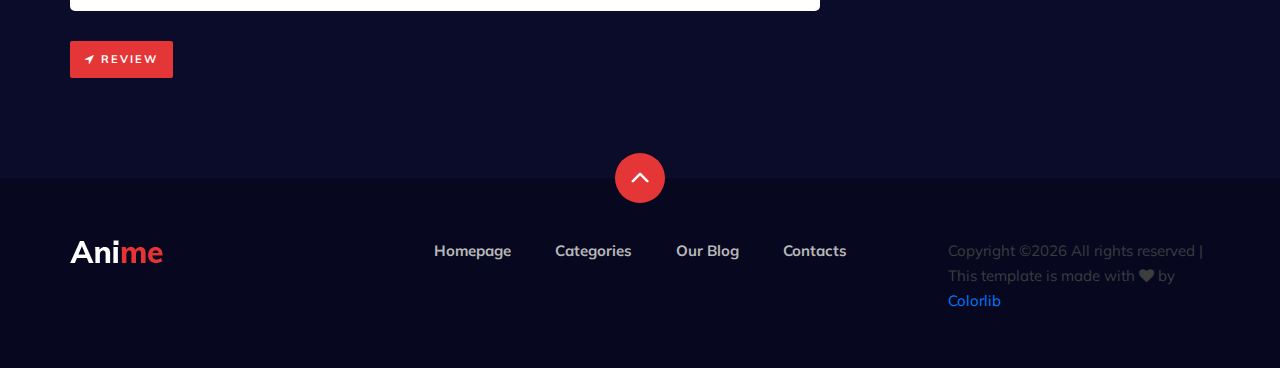
<file: Anime(Copy)/anime-details.html>
<!DOCTYPE html>
<html lang="zxx">

<head>
    <meta charset="UTF-8">
    <meta name="description" content="Anime Template">
    <meta name="keywords" content="Anime, unica, creative, html">
    <meta name="viewport" content="width=device-width, initial-scale=1.0">
    <meta http-equiv="X-UA-Compatible" content="ie=edge">
    <title>Anime | Template</title>

    <!-- Google Font -->
    <link href="https://fonts.googleapis.com/css2?family=Oswald:wght@300;400;500;600;700&display=swap" rel="stylesheet">
    <link href="https://fonts.googleapis.com/css2?family=Mulish:wght@300;400;500;600;700;800;900&display=swap"
    rel="stylesheet">

    <!-- Css Styles -->
    <link rel="stylesheet" href="css/bootstrap.min.css" type="text/css">
    <link rel="stylesheet" href="css/font-awesome.min.css" type="text/css">
    <link rel="stylesheet" href="css/elegant-icons.css" type="text/css">
    <link rel="stylesheet" href="css/plyr.css" type="text/css">
    <link rel="stylesheet" href="css/nice-select.css" type="text/css">
    <link rel="stylesheet" href="css/owl.carousel.min.css" type="text/css">
    <link rel="stylesheet" href="css/slicknav.min.css" type="text/css">
    <link rel="stylesheet" href="css/style.css" type="text/css">
</head>

<body>
    <!-- Page Preloder -->
    <div id="preloder">
        <div class="loader"></div>
    </div>

    <!-- Header Section Begin -->
    <header class="header">
        <div class="container">
            <div class="row">
                <div class="col-lg-2">
                    <div class="header__logo">
                        <a href="./index.html">
                            <img src="img/logo.png" alt="">
                        </a>
                    </div>
                </div>
                <div class="col-lg-8">
                    <div class="header__nav">
                        <nav class="header__menu mobile-menu">
                            <ul>
                                <li class="active"><a href="./index.html">Homepage</a></li>
                                <li><a href="./categories.html">Categories <span class="arrow_carrot-down"></span></a>
                                    <ul class="dropdown">
                                        <li><a href="./categories.html">Categories</a></li>
                                        <li><a href="./anime-details.html">Anime Details</a></li>
                                        <li><a href="./anime-watching.html">Anime Watching</a></li>
                                        <li><a href="./blog-details.html">Blog Details</a></li>
                                        <li><a href="./signup.html">Sign Up</a></li>
                                        <li><a href="./login.html">Login</a></li>
                                    </ul>
                                </li>
                                <li><a href="./blog.html">Our Blog</a></li>
                                <li><a href="#">Contacts</a></li>
                            </ul>
                        </nav>
                    </div>
                </div>
                <div class="col-lg-2">
                    <div class="header__right">
                        <a href="#" class="search-switch"><span class="icon_search"></span></a>
                        <a href="./login.html"><span class="icon_profile"></span></a>
                    </div>
                </div>
            </div>
            <div id="mobile-menu-wrap"></div>
        </div>
    </header>
    <!-- Header End -->

    <!-- Breadcrumb Begin -->
    <div class="breadcrumb-option">
        <div class="container">
            <div class="row">
                <div class="col-lg-12">
                    <div class="breadcrumb__links">
                        <a href="./index.html"><i class="fa fa-home"></i> Home</a>
                        <a href="./categories.html">Categories</a>
                        <span>Romance</span>
                    </div>
                </div>
            </div>
        </div>
    </div>
    <!-- Breadcrumb End -->

    <!-- Anime Section Begin -->
    <section class="anime-details spad">
        <div class="container">
            <div class="anime__details__content">
                <div class="row">
                    <div class="col-lg-3">
                        <div class="anime__details__pic set-bg" data-setbg="img/anime/details-pic.jpg">
                            <div class="comment"><i class="fa fa-comments"></i> 11</div>
                            <div class="view"><i class="fa fa-eye"></i> 9141</div>
                        </div>
                    </div>
                    <div class="col-lg-9">
                        <div class="anime__details__text">
                            <div class="anime__details__title">
                                <h3>Fate Stay Night: Unlimited Blade</h3>
                                <span>フェイト／ステイナイト, Feito／sutei naito</span>
                            </div>
                            <div class="anime__details__rating">
                                <div class="rating">
                                    <a href="#"><i class="fa fa-star"></i></a>
                                    <a href="#"><i class="fa fa-star"></i></a>
                                    <a href="#"><i class="fa fa-star"></i></a>
                                    <a href="#"><i class="fa fa-star"></i></a>
                                    <a href="#"><i class="fa fa-star-half-o"></i></a>
                                </div>
                                <span>1.029 Votes</span>
                            </div>
                            <p>Every human inhabiting the world of Alcia is branded by a “Count” or a number written on
                                their body. For Hina’s mother, her total drops to 0 and she’s pulled into the Abyss,
                                never to be seen again. But her mother’s last words send Hina on a quest to find a
                            legendary hero from the Waste War - the fabled Ace!</p>
                            <div class="anime__details__widget">
                                <div class="row">
                                    <div class="col-lg-6 col-md-6">
                                        <ul>
                                            <li><span>Type:</span> TV Series</li>
                                            <li><span>Studios:</span> Lerche</li>
                                            <li><span>Date aired:</span> Oct 02, 2019 to ?</li>
                                            <li><span>Status:</span> Airing</li>
                                            <li><span>Genre:</span> Action, Adventure, Fantasy, Magic</li>
                                        </ul>
                                    </div>
                                    <div class="col-lg-6 col-md-6">
                                        <ul>
                                            <li><span>Scores:</span> 7.31 / 1,515</li>
                                            <li><span>Rating:</span> 8.5 / 161 times</li>
                                            <li><span>Duration:</span> 24 min/ep</li>
                                            <li><span>Quality:</span> HD</li>
                                            <li><span>Views:</span> 131,541</li>
                                        </ul>
                                    </div>
                                </div>
                            </div>
                            <div class="anime__details__btn">
                                <a href="#" class="follow-btn"><i class="fa fa-heart-o"></i> Follow</a>
                                <a href="#" class="watch-btn"><span>Watch Now</span> <i
                                    class="fa fa-angle-right"></i></a>
                                </div>
                            </div>
                        </div>
                    </div>
                </div>
                <div class="row">
                    <div class="col-lg-8 col-md-8">
                        <div class="anime__details__review">
                            <div class="section-title">
                                <h5>Reviews</h5>
                            </div>
                            <div class="anime__review__item">
                                <div class="anime__review__item__pic">
                                    <img src="img/anime/review-1.jpg" alt="">
                                </div>
                                <div class="anime__review__item__text">
                                    <h6>Chris Curry - <span>1 Hour ago</span></h6>
                                    <p>whachikan Just noticed that someone categorized this as belonging to the genre
                                    "demons" LOL</p>
                                </div>
                            </div>
                            <div class="anime__review__item">
                                <div class="anime__review__item__pic">
                                    <img src="img/anime/review-2.jpg" alt="">
                                </div>
                                <div class="anime__review__item__text">
                                    <h6>Lewis Mann - <span>5 Hour ago</span></h6>
                                    <p>Finally it came out ages ago</p>
                                </div>
                            </div>
                            <div class="anime__review__item">
                                <div class="anime__review__item__pic">
                                    <img src="img/anime/review-3.jpg" alt="">
                                </div>
                                <div class="anime__review__item__text">
                                    <h6>Louis Tyler - <span>20 Hour ago</span></h6>
                                    <p>Where is the episode 15 ? Slow update! Tch</p>
                                </div>
                            </div>
                            <div class="anime__review__item">
                                <div class="anime__review__item__pic">
                                    <img src="img/anime/review-4.jpg" alt="">
                                </div>
                                <div class="anime__review__item__text">
                                    <h6>Chris Curry - <span>1 Hour ago</span></h6>
                                    <p>whachikan Just noticed that someone categorized this as belonging to the genre
                                    "demons" LOL</p>
                                </div>
                            </div>
                            <div class="anime__review__item">
                                <div class="anime__review__item__pic">
                                    <img src="img/anime/review-5.jpg" alt="">
                                </div>
                                <div class="anime__review__item__text">
                                    <h6>Lewis Mann - <span>5 Hour ago</span></h6>
                                    <p>Finally it came out ages ago</p>
                                </div>
                            </div>
                            <div class="anime__review__item">
                                <div class="anime__review__item__pic">
                                    <img src="img/anime/review-6.jpg" alt="">
                                </div>
                                <div class="anime__review__item__text">
                                    <h6>Louis Tyler - <span>20 Hour ago</span></h6>
                                    <p>Where is the episode 15 ? Slow update! Tch</p>
                                </div>
                            </div>
                        </div>
                        <div class="anime__details__form">
                            <div class="section-title">
                                <h5>Your Comment</h5>
                            </div>
                            <form action="#">
                                <textarea placeholder="Your Comment"></textarea>
                                <button type="submit"><i class="fa fa-location-arrow"></i> Review</button>
                            </form>
                        </div>
                    </div>
                    <div class="col-lg-4 col-md-4">
                        <div class="anime__details__sidebar">
                            <div class="section-title">
                                <h5>you might like...</h5>
                            </div>
                            <div class="product__sidebar__view__item set-bg" data-setbg="img/sidebar/tv-1.jpg">
                                <div class="ep">18 / ?</div>
                                <div class="view"><i class="fa fa-eye"></i> 9141</div>
                                <h5><a href="#">Boruto: Naruto next generations</a></h5>
                            </div>
                            <div class="product__sidebar__view__item set-bg" data-setbg="img/sidebar/tv-2.jpg">
                                <div class="ep">18 / ?</div>
                                <div class="view"><i class="fa fa-eye"></i> 9141</div>
                                <h5><a href="#">The Seven Deadly Sins: Wrath of the Gods</a></h5>
                            </div>
                            <div class="product__sidebar__view__item set-bg" data-setbg="img/sidebar/tv-3.jpg">
                                <div class="ep">18 / ?</div>
                                <div class="view"><i class="fa fa-eye"></i> 9141</div>
                                <h5><a href="#">Sword art online alicization war of underworld</a></h5>
                            </div>
                            <div class="product__sidebar__view__item set-bg" data-setbg="img/sidebar/tv-4.jpg">
                                <div class="ep">18 / ?</div>
                                <div class="view"><i class="fa fa-eye"></i> 9141</div>
                                <h5><a href="#">Fate/stay night: Heaven's Feel I. presage flower</a></h5>
                            </div>
                        </div>
                    </div>
                </div>
            </div>
        </section>
        <!-- Anime Section End -->

        <!-- Footer Section Begin -->
        <footer class="footer">
            <div class="page-up">
                <a href="#" id="scrollToTopButton"><span class="arrow_carrot-up"></span></a>
            </div>
            <div class="container">
                <div class="row">
                    <div class="col-lg-3">
                        <div class="footer__logo">
                            <a href="./index.html"><img src="img/logo.png" alt=""></a>
                        </div>
                    </div>
                    <div class="col-lg-6">
                        <div class="footer__nav">
                            <ul>
                                <li class="active"><a href="./index.html">Homepage</a></li>
                                <li><a href="./categories.html">Categories</a></li>
                                <li><a href="./blog.html">Our Blog</a></li>
                                <li><a href="#">Contacts</a></li>
                            </ul>
                        </div>
                    </div>
                    <div class="col-lg-3">
                        <p><!-- Link back to Colorlib can't be removed. Template is licensed under CC BY 3.0. -->
                          Copyright &copy;<script>document.write(new Date().getFullYear());</script> All rights reserved | This template is made with <i class="fa fa-heart" aria-hidden="true"></i> by <a href="https://colorlib.com" target="_blank">Colorlib</a>
                          <!-- Link back to Colorlib can't be removed. Template is licensed under CC BY 3.0. --></p>

                      </div>
                  </div>
              </div>
          </footer>
          <!-- Footer Section End -->

          <!-- Search model Begin -->
          <div class="search-model">
            <div class="h-100 d-flex align-items-center justify-content-center">
                <div class="search-close-switch"><i class="icon_close"></i></div>
                <form class="search-model-form">
                    <input type="text" id="search-input" placeholder="Search here.....">
                </form>
            </div>
        </div>
        <!-- Search model end -->

        <!-- Js Plugins -->
        <script src="js/jquery-3.3.1.min.js"></script>
        <script src="js/bootstrap.min.js"></script>
        <script src="js/player.js"></script>
        <script src="js/jquery.nice-select.min.js"></script>
        <script src="js/mixitup.min.js"></script>
        <script src="js/jquery.slicknav.js"></script>
        <script src="js/owl.carousel.min.js"></script>
        <script src="js/main.js"></script>

    </body>

    </html>
</file>
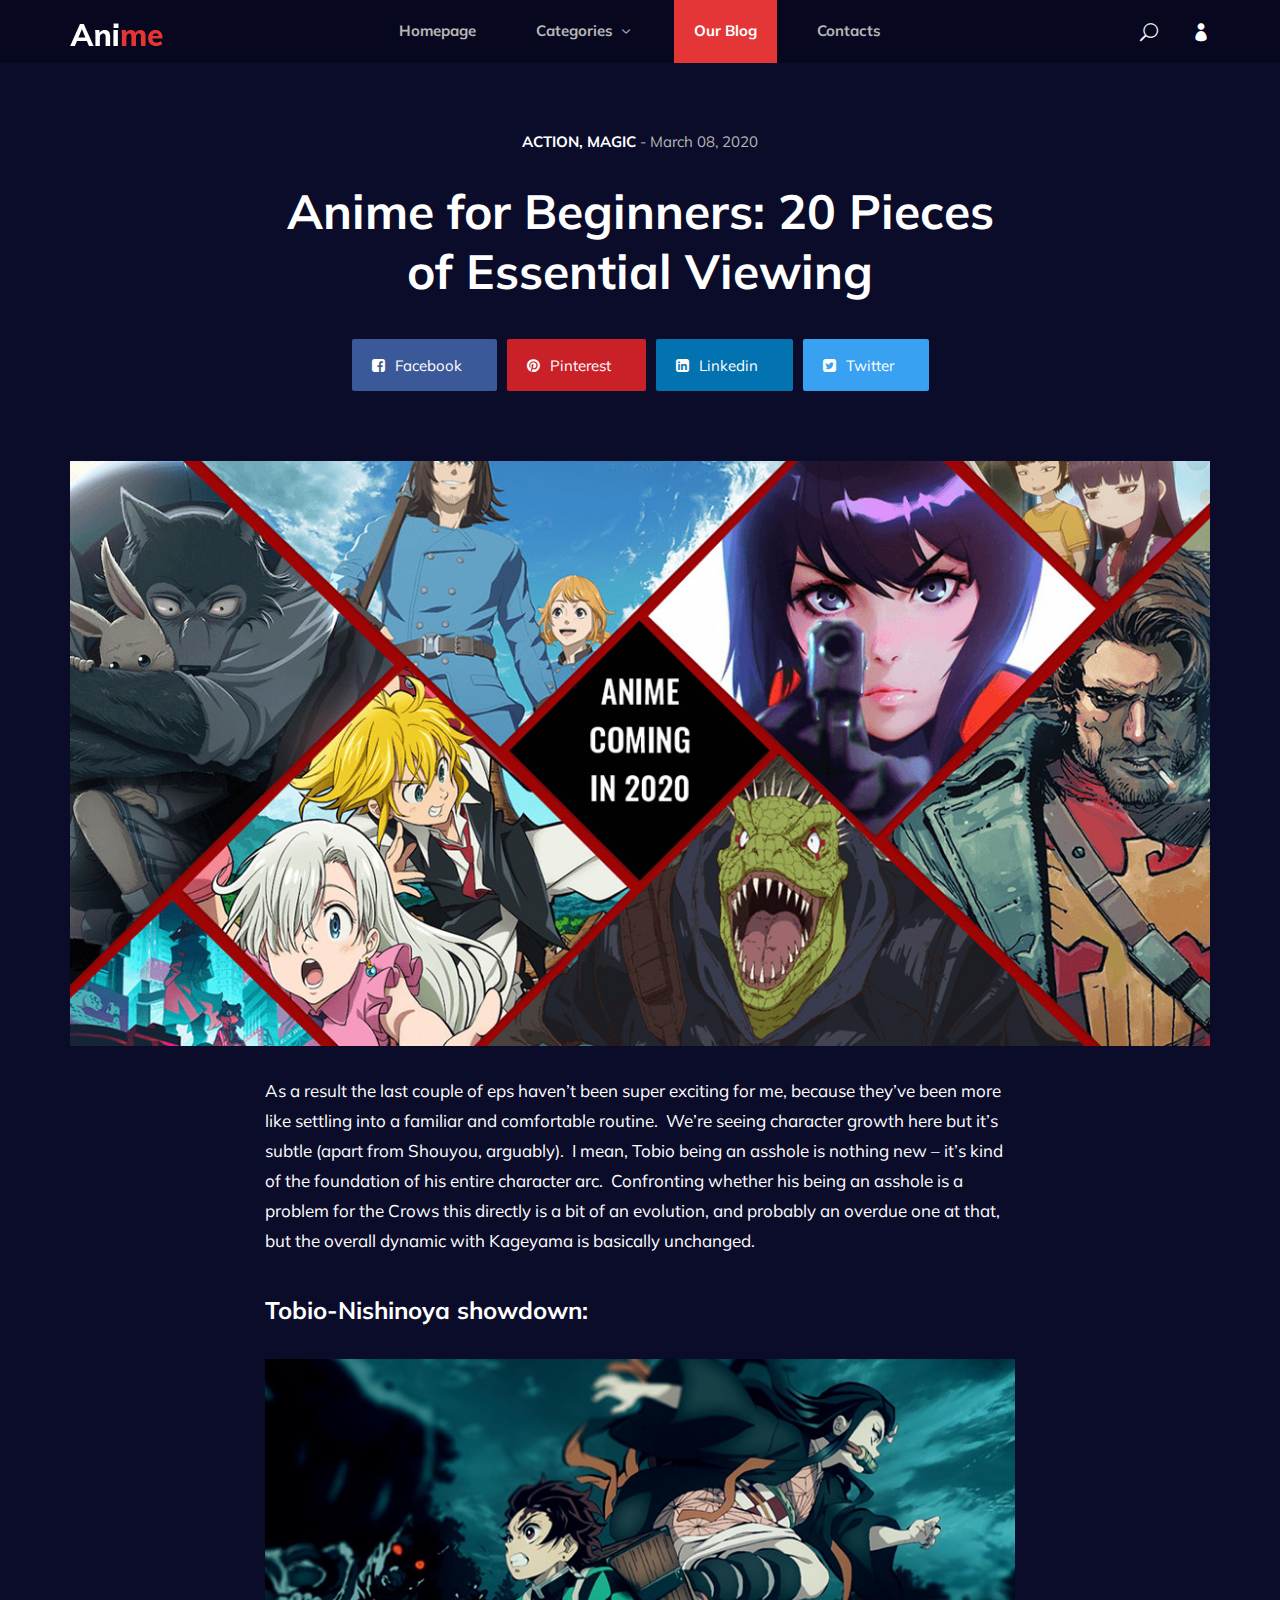
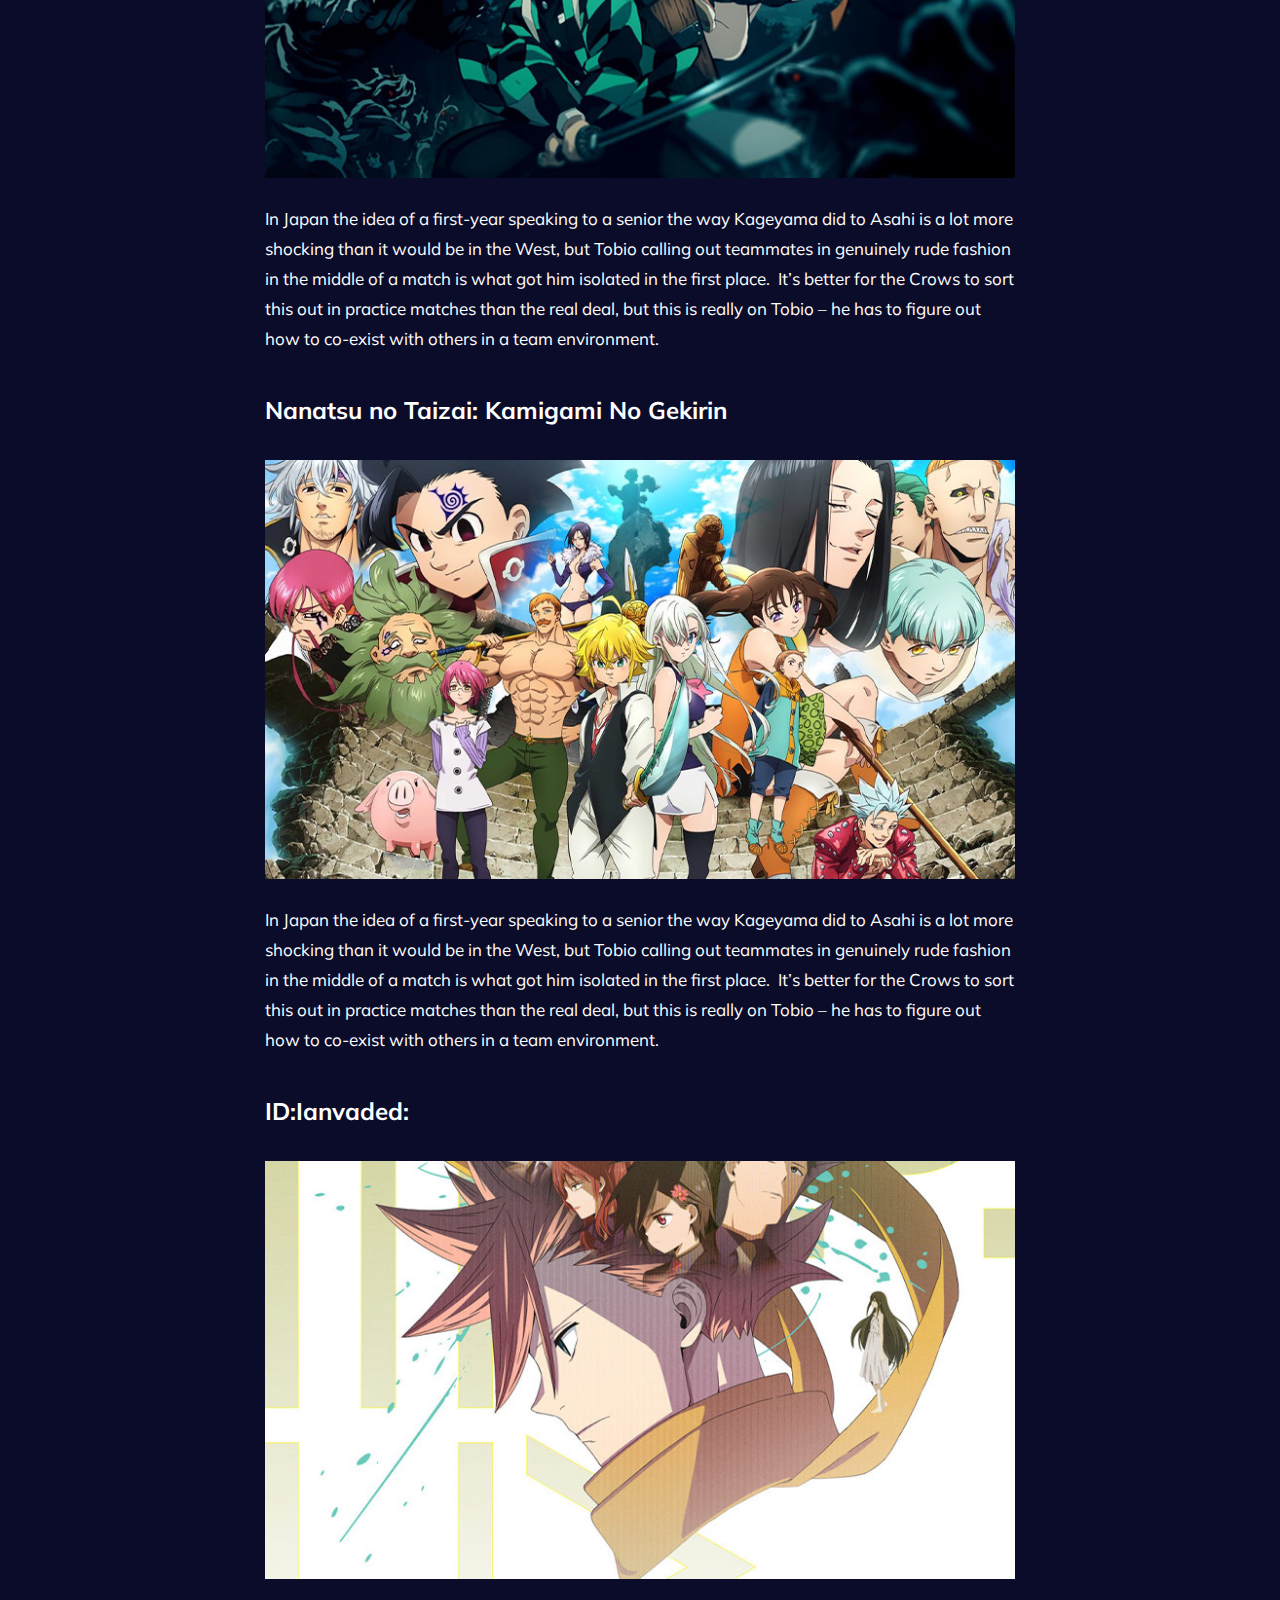
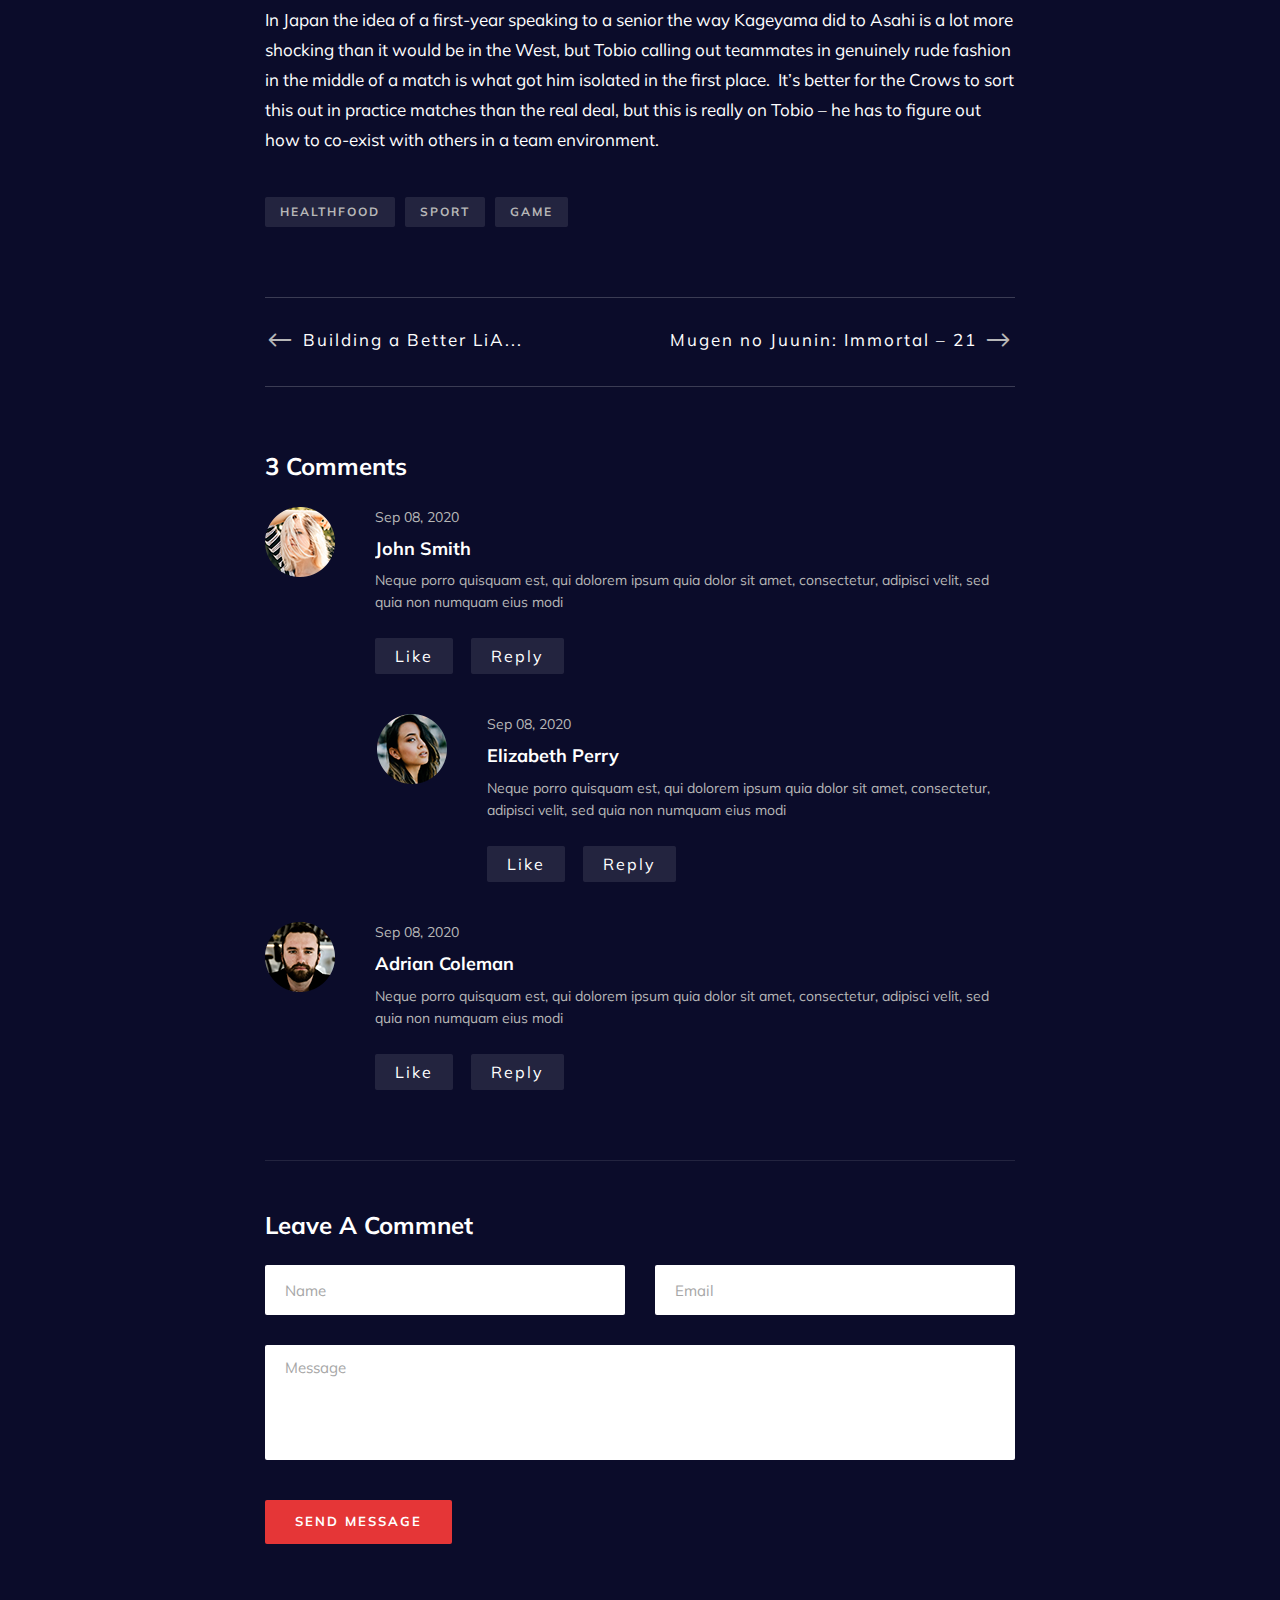
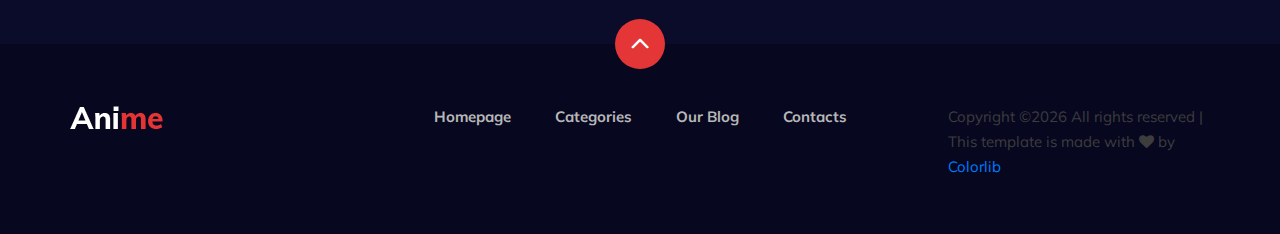
<file: Anime(Copy)/blog-details.html>
<!DOCTYPE html>
<html lang="zxx">

<head>
    <meta charset="UTF-8">
    <meta name="description" content="Anime Template">
    <meta name="keywords" content="Anime, unica, creative, html">
    <meta name="viewport" content="width=device-width, initial-scale=1.0">
    <meta http-equiv="X-UA-Compatible" content="ie=edge">
    <title>Anime | Template</title>

    <!-- Google Font -->
    <link href="https://fonts.googleapis.com/css2?family=Oswald:wght@300;400;500;600;700&display=swap" rel="stylesheet">
    <link href="https://fonts.googleapis.com/css2?family=Mulish:wght@300;400;500;600;700;800;900&display=swap"
    rel="stylesheet">

    <!-- Css Styles -->
    <link rel="stylesheet" href="css/bootstrap.min.css" type="text/css">
    <link rel="stylesheet" href="css/font-awesome.min.css" type="text/css">
    <link rel="stylesheet" href="css/elegant-icons.css" type="text/css">
    <link rel="stylesheet" href="css/plyr.css" type="text/css">
    <link rel="stylesheet" href="css/nice-select.css" type="text/css">
    <link rel="stylesheet" href="css/owl.carousel.min.css" type="text/css">
    <link rel="stylesheet" href="css/slicknav.min.css" type="text/css">
    <link rel="stylesheet" href="css/style.css" type="text/css">
</head>

<body>
    <!-- Page Preloder -->
    <div id="preloder">
        <div class="loader"></div>
    </div>

    <!-- Header Section Begin -->
    <header class="header">
        <div class="container">
            <div class="row">
                <div class="col-lg-2">
                    <div class="header__logo">
                        <a href="./index.html">
                            <img src="img/logo.png" alt="">
                        </a>
                    </div>
                </div>
                <div class="col-lg-8">
                    <div class="header__nav">
                        <nav class="header__menu mobile-menu">
                            <ul>
                                <li><a href="./index.html">Homepage</a></li>
                                <li><a href="./categories.html">Categories <span class="arrow_carrot-down"></span></a>
                                    <ul class="dropdown">
                                        <li><a href="./categories.html">Categories</a></li>
                                        <li><a href="./anime-details.html">Anime Details</a></li>
                                        <li><a href="./anime-watching.html">Anime Watching</a></li>
                                        <li><a href="./blog-details.html">Blog Details</a></li>
                                        <li><a href="./signup.html">Sign Up</a></li>
                                        <li><a href="./login.html">Login</a></li>
                                    </ul>
                                </li>
                                <li class="active"><a href="./blog.html">Our Blog</a></li>
                                <li><a href="#">Contacts</a></li>
                            </ul>
                        </nav>
                    </div>
                </div>
                <div class="col-lg-2">
                    <div class="header__right">
                        <a href="#" class="search-switch"><span class="icon_search"></span></a>
                        <a href="./login.html"><span class="icon_profile"></span></a>
                    </div>
                </div>
            </div>
            <div id="mobile-menu-wrap"></div>
        </div>
    </header>
    <!-- Header End -->

    <!-- Blog Details Section Begin -->
    <section class="blog-details spad">
        <div class="container">
            <div class="row d-flex justify-content-center">
                <div class="col-lg-8">
                    <div class="blog__details__title">
                        <h6>Action, Magic <span>- March 08, 2020</span></h6>
                        <h2>Anime for Beginners: 20 Pieces of Essential Viewing</h2>
                        <div class="blog__details__social">
                            <a href="#" class="facebook"><i class="fa fa-facebook-square"></i> Facebook</a>
                            <a href="#" class="pinterest"><i class="fa fa-pinterest"></i> Pinterest</a>
                            <a href="#" class="linkedin"><i class="fa fa-linkedin-square"></i> Linkedin</a>
                            <a href="#" class="twitter"><i class="fa fa-twitter-square"></i> Twitter</a>
                        </div>
                    </div>
                </div>
                <div class="col-lg-12">
                    <div class="blog__details__pic">
                        <img src="img/blog/details/blog-details-pic.jpg" alt="">
                    </div>
                </div>
                <div class="col-lg-8">
                    <div class="blog__details__content">
                        <div class="blog__details__text">
                            <p>As a result the last couple of eps haven’t been super exciting for me, because they’ve
                                been more like settling into a familiar and comfortable routine.  We’re seeing character
                                growth here but it’s subtle (apart from Shouyou, arguably).  I mean, Tobio being an
                                asshole is nothing new – it’s kind of the foundation of his entire character arc. 
                                Confronting whether his being an asshole is a problem for the Crows this directly is a
                                bit of an evolution, and probably an overdue one at that, but the overall dynamic with
                            Kageyama is basically unchanged.</p>
                        </div>
                        <div class="blog__details__item__text">
                            <h4>Tobio-Nishinoya showdown:</h4>
                            <img src="img/blog/details/bd-item-1.jpg" alt="">
                            <p>In Japan the idea of a first-year speaking to a senior the way Kageyama did to Asahi is a
                                lot more shocking than it would be in the West, but Tobio calling out teammates in
                                genuinely rude fashion in the middle of a match is what got him isolated in the first
                                place.  It’s better for the Crows to sort this out in practice matches than the real
                                deal, but this is really on Tobio – he has to figure out how to co-exist with others in
                            a team environment.</p>
                        </div>
                        <div class="blog__details__item__text">
                            <h4>Nanatsu no Taizai: Kamigami No Gekirin</h4>
                            <img src="img/blog/details/bd-item-2.jpg" alt="">
                            <p>In Japan the idea of a first-year speaking to a senior the way Kageyama did to Asahi is a
                                lot more shocking than it would be in the West, but Tobio calling out teammates in
                                genuinely rude fashion in the middle of a match is what got him isolated in the first
                                place.  It’s better for the Crows to sort this out in practice matches than the real
                                deal, but this is really on Tobio – he has to figure out how to co-exist with others in
                            a team environment.</p>
                        </div>
                        <div class="blog__details__item__text">
                            <h4>ID:Ianvaded:</h4>
                            <img src="img/blog/details/bd-item-3.jpg" alt="">
                            <p>In Japan the idea of a first-year speaking to a senior the way Kageyama did to Asahi is a
                                lot more shocking than it would be in the West, but Tobio calling out teammates in
                                genuinely rude fashion in the middle of a match is what got him isolated in the first
                                place.  It’s better for the Crows to sort this out in practice matches than the real
                                deal, but this is really on Tobio – he has to figure out how to co-exist with others in
                            a team environment.</p>
                        </div>
                        <div class="blog__details__tags">
                            <a href="#">Healthfood</a>
                            <a href="#">Sport</a>
                            <a href="#">Game</a>
                        </div>
                        <div class="blog__details__btns">
                            <div class="row">
                                <div class="col-lg-6">
                                    <div class="blog__details__btns__item">
                                        <h5><a href="#"><span class="arrow_left"></span> Building a Better LiA...</a>
                                        </h5>
                                    </div>
                                </div>
                                <div class="col-lg-6">
                                    <div class="blog__details__btns__item next__btn">
                                        <h5><a href="#">Mugen no Juunin: Immortal – 21 <span
                                            class="arrow_right"></span></a></h5>
                                        </div>
                                    </div>
                                </div>
                            </div>
                            <div class="blog__details__comment">
                                <h4>3 Comments</h4>
                                <div class="blog__details__comment__item">
                                    <div class="blog__details__comment__item__pic">
                                        <img src="img/blog/details/comment-1.png" alt="">
                                    </div>
                                    <div class="blog__details__comment__item__text">
                                        <span>Sep 08, 2020</span>
                                        <h5>John Smith</h5>
                                        <p>Neque porro quisquam est, qui dolorem ipsum quia dolor sit amet, consectetur,
                                        adipisci velit, sed quia non numquam eius modi</p>
                                        <a href="#">Like</a>
                                        <a href="#">Reply</a>
                                    </div>
                                </div>
                                <div class="blog__details__comment__item blog__details__comment__item--reply">
                                    <div class="blog__details__comment__item__pic">
                                        <img src="img/blog/details/comment-2.png" alt="">
                                    </div>
                                    <div class="blog__details__comment__item__text">
                                        <span>Sep 08, 2020</span>
                                        <h5>Elizabeth Perry</h5>
                                        <p>Neque porro quisquam est, qui dolorem ipsum quia dolor sit amet, consectetur,
                                        adipisci velit, sed quia non numquam eius modi</p>
                                        <a href="#">Like</a>
                                        <a href="#">Reply</a>
                                    </div>
                                </div>
                                <div class="blog__details__comment__item">
                                    <div class="blog__details__comment__item__pic">
                                        <img src="img/blog/details/comment-3.png" alt="">
                                    </div>
                                    <div class="blog__details__comment__item__text">
                                        <span>Sep 08, 2020</span>
                                        <h5>Adrian Coleman</h5>
                                        <p>Neque porro quisquam est, qui dolorem ipsum quia dolor sit amet, consectetur,
                                        adipisci velit, sed quia non numquam eius modi</p>
                                        <a href="#">Like</a>
                                        <a href="#">Reply</a>
                                    </div>
                                </div>
                            </div>
                            <div class="blog__details__form">
                                <h4>Leave A Commnet</h4>
                                <form action="#">
                                    <div class="row">
                                        <div class="col-lg-6 col-md-6 col-sm-6">
                                            <input type="text" placeholder="Name">
                                        </div>
                                        <div class="col-lg-6 col-md-6 col-sm-6">
                                            <input type="text" placeholder="Email">
                                        </div>
                                        <div class="col-lg-12">
                                            <textarea placeholder="Message"></textarea>
                                            <button type="submit" class="site-btn">Send Message</button>
                                        </div>
                                    </div>
                                </form>
                            </div>
                        </div>
                    </div>
                </div>
            </div>
        </section>
        <!-- Blog Details Section End -->

        <!-- Footer Section Begin -->
        <footer class="footer">
            <div class="page-up">
                <a href="#" id="scrollToTopButton"><span class="arrow_carrot-up"></span></a>
            </div>
            <div class="container">
                <div class="row">
                    <div class="col-lg-3">
                        <div class="footer__logo">
                            <a href="./index.html"><img src="img/logo.png" alt=""></a>
                        </div>
                    </div>
                    <div class="col-lg-6">
                        <div class="footer__nav">
                            <ul>
                                <li class="active"><a href="./index.html">Homepage</a></li>
                                <li><a href="./categories.html">Categories</a></li>
                                <li><a href="./blog.html">Our Blog</a></li>
                                <li><a href="#">Contacts</a></li>
                            </ul>
                        </div>
                    </div>
                    <div class="col-lg-3">
                        <p><!-- Link back to Colorlib can't be removed. Template is licensed under CC BY 3.0. -->
                          Copyright &copy;<script>document.write(new Date().getFullYear());</script> All rights reserved | This template is made with <i class="fa fa-heart" aria-hidden="true"></i> by <a href="https://colorlib.com" target="_blank">Colorlib</a>
                          <!-- Link back to Colorlib can't be removed. Template is licensed under CC BY 3.0. --></p>

                      </div>
                  </div>
              </div>
          </footer>
          <!-- Footer Section End -->

          <!-- Search model Begin -->
          <div class="search-model">
            <div class="h-100 d-flex align-items-center justify-content-center">
                <div class="search-close-switch"><i class="icon_close"></i></div>
                <form class="search-model-form">
                    <input type="text" id="search-input" placeholder="Search here.....">
                </form>
            </div>
        </div>
        <!-- Search model end -->

        <!-- Js Plugins -->
        <script src="js/jquery-3.3.1.min.js"></script>
        <script src="js/bootstrap.min.js"></script>
        <script src="js/player.js"></script>
        <script src="js/jquery.nice-select.min.js"></script>
        <script src="js/mixitup.min.js"></script>
        <script src="js/jquery.slicknav.js"></script>
        <script src="js/owl.carousel.min.js"></script>
        <script src="js/main.js"></script>

    </body>

    </html>
</file>
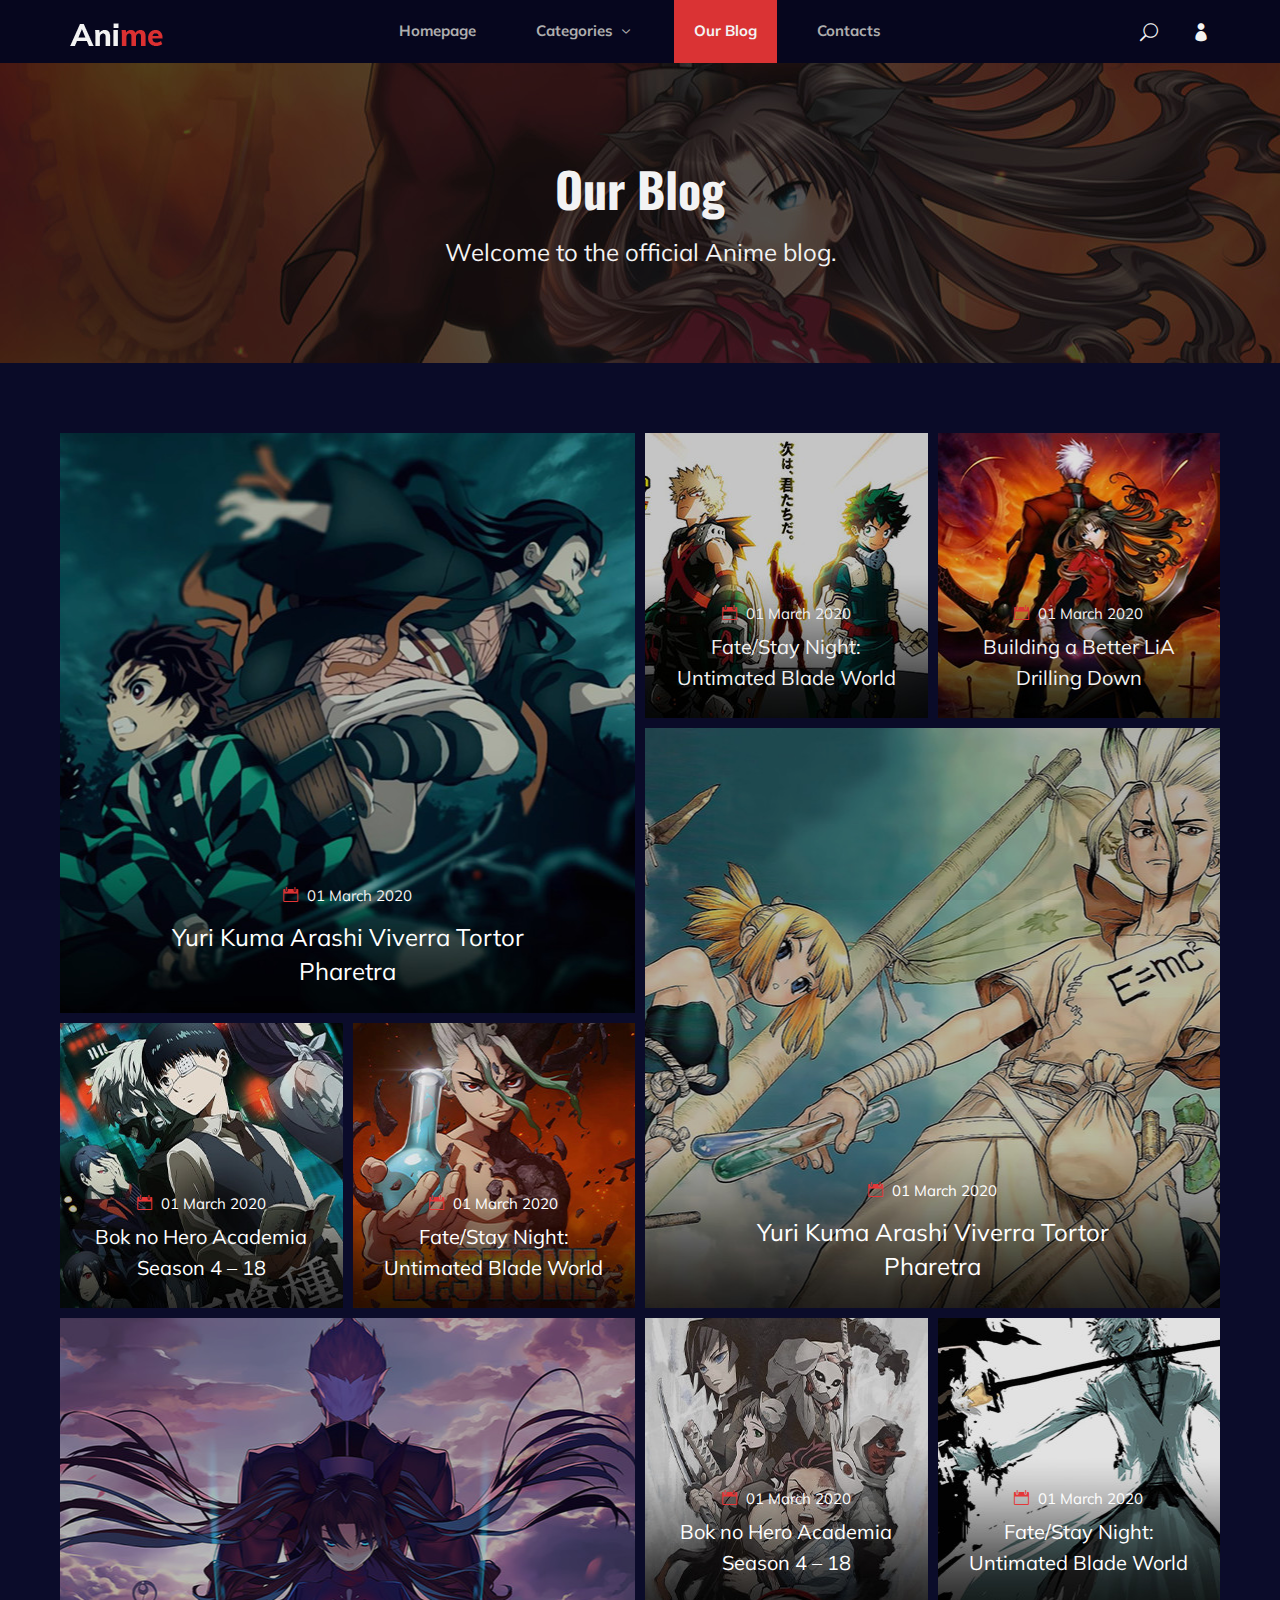
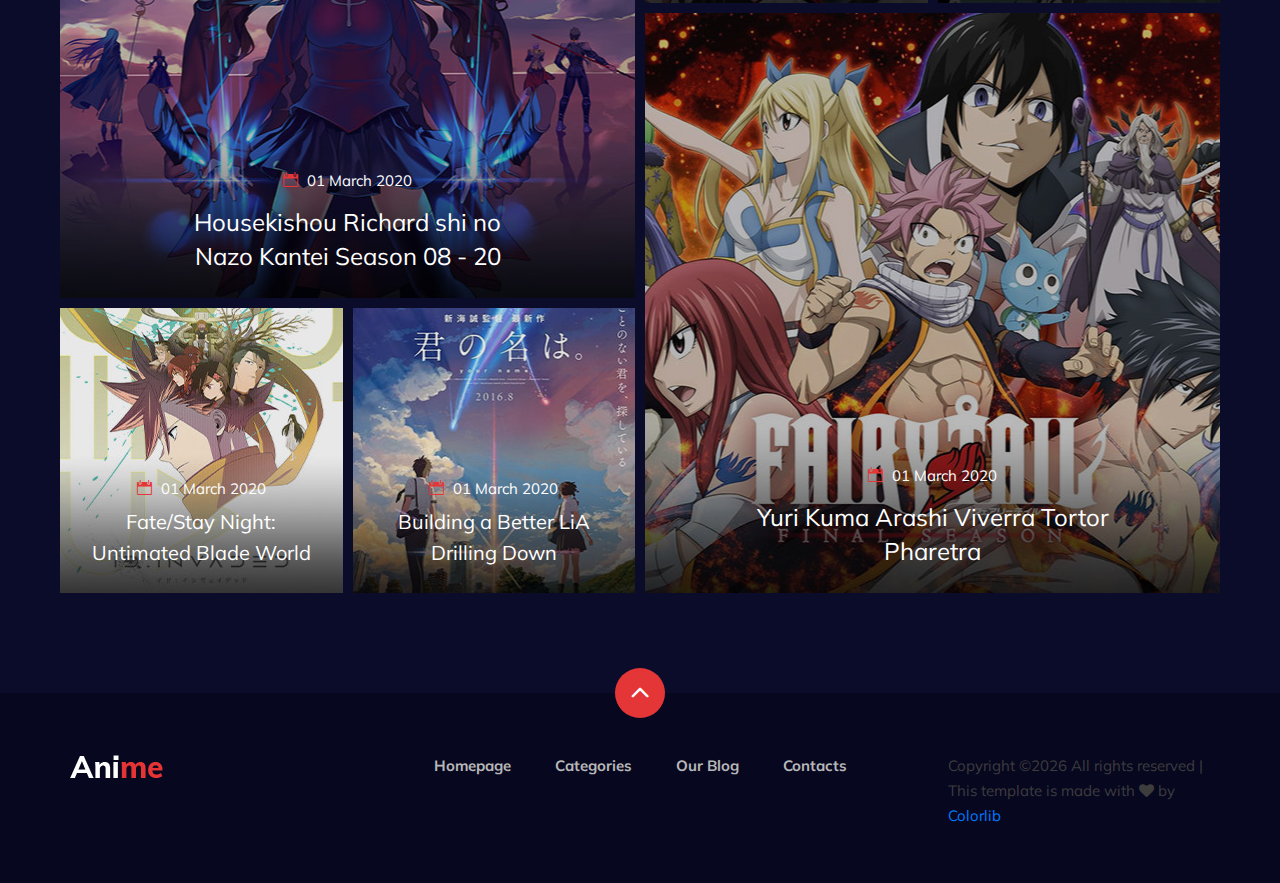
<file: Anime(Copy)/blog.html>
<!DOCTYPE html>
<html lang="zxx">

<head>
    <meta charset="UTF-8">
    <meta name="description" content="Anime Template">
    <meta name="keywords" content="Anime, unica, creative, html">
    <meta name="viewport" content="width=device-width, initial-scale=1.0">
    <meta http-equiv="X-UA-Compatible" content="ie=edge">
    <title>Anime | Template</title>

    <!-- Google Font -->
    <link href="https://fonts.googleapis.com/css2?family=Oswald:wght@300;400;500;600;700&display=swap" rel="stylesheet">
    <link href="https://fonts.googleapis.com/css2?family=Mulish:wght@300;400;500;600;700;800;900&display=swap"
    rel="stylesheet">

    <!-- Css Styles -->
    <link rel="stylesheet" href="css/bootstrap.min.css" type="text/css">
    <link rel="stylesheet" href="css/font-awesome.min.css" type="text/css">
    <link rel="stylesheet" href="css/elegant-icons.css" type="text/css">
    <link rel="stylesheet" href="css/plyr.css" type="text/css">
    <link rel="stylesheet" href="css/nice-select.css" type="text/css">
    <link rel="stylesheet" href="css/owl.carousel.min.css" type="text/css">
    <link rel="stylesheet" href="css/slicknav.min.css" type="text/css">
    <link rel="stylesheet" href="css/style.css" type="text/css">
</head>

<body>
    <!-- Page Preloder -->
    <div id="preloder">
        <div class="loader"></div>
    </div>

    <!-- Header Section Begin -->
    <header class="header">
        <div class="container">
            <div class="row">
                <div class="col-lg-2">
                    <div class="header__logo">
                        <a href="./index.html">
                            <img src="img/logo.png" alt="">
                        </a>
                    </div>
                </div>
                <div class="col-lg-8">
                    <div class="header__nav">
                        <nav class="header__menu mobile-menu">
                            <ul>
                                <li><a href="./index.html">Homepage</a></li>
                                <li><a href="./categories.html">Categories <span class="arrow_carrot-down"></span></a>
                                    <ul class="dropdown">
                                        <li><a href="./categories.html">Categories</a></li>
                                        <li><a href="./anime-details.html">Anime Details</a></li>
                                        <li><a href="./anime-watching.html">Anime Watching</a></li>
                                        <li><a href="./blog-details.html">Blog Details</a></li>
                                        <li><a href="./signup.html">Sign Up</a></li>
                                        <li><a href="./login.html">Login</a></li>
                                    </ul>
                                </li>
                                <li class="active"><a href="./blog.html">Our Blog</a></li>
                                <li><a href="#">Contacts</a></li>
                            </ul>
                        </nav>
                    </div>
                </div>
                <div class="col-lg-2">
                    <div class="header__right">
                        <a href="#" class="search-switch"><span class="icon_search"></span></a>
                        <a href="./login.html"><span class="icon_profile"></span></a>
                    </div>
                </div>
            </div>
            <div id="mobile-menu-wrap"></div>
        </div>
    </header>
    <!-- Header End -->

    <!-- Normal Breadcrumb Begin -->
    <section class="normal-breadcrumb set-bg" data-setbg="img/normal-breadcrumb.jpg">
        <div class="container">
            <div class="row">
                <div class="col-lg-12 text-center">
                    <div class="normal__breadcrumb__text">
                        <h2>Our Blog</h2>
                        <p>Welcome to the official Anime blog.</p>
                    </div>
                </div>
            </div>
        </div>
    </section>
    <!-- Normal Breadcrumb End -->

    <!-- Blog Section Begin -->
    <section class="blog spad">
        <div class="container">
            <div class="row">
                <div class="col-lg-6">
                    <div class="row">
                        <div class="col-lg-12">
                            <div class="blog__item set-bg" data-setbg="img/blog/blog-1.jpg">
                                <div class="blog__item__text">
                                    <p><span class="icon_calendar"></span> 01 March 2020</p>
                                    <h4><a href="#">Yuri Kuma Arashi Viverra Tortor Pharetra</a></h4>
                                </div>
                            </div>
                        </div>
                        <div class="col-lg-6 col-md-6 col-sm-6">
                            <div class="blog__item small__item set-bg" data-setbg="img/blog/blog-4.jpg">
                                <div class="blog__item__text">
                                    <p><span class="icon_calendar"></span> 01 March 2020</p>
                                    <h4><a href="#">Bok no Hero Academia Season 4 – 18</a></h4>
                                </div>
                            </div>
                        </div>
                        <div class="col-lg-6 col-md-6 col-sm-6">
                            <div class="blog__item small__item set-bg" data-setbg="img/blog/blog-5.jpg">
                                <div class="blog__item__text">
                                    <p><span class="icon_calendar"></span> 01 March 2020</p>
                                    <h4><a href="#">Fate/Stay Night: Untimated Blade World</a></h4>
                                </div>
                            </div>
                        </div>
                        <div class="col-lg-12">
                            <div class="blog__item set-bg" data-setbg="img/blog/blog-7.jpg">
                                <div class="blog__item__text">
                                    <p><span class="icon_calendar"></span> 01 March 2020</p>
                                    <h4><a href="#">Housekishou Richard shi no Nazo Kantei Season 08 - 20</a></h4>
                                </div>
                            </div>
                        </div>
                        <div class="col-lg-6 col-md-6 col-sm-6">
                            <div class="blog__item small__item set-bg" data-setbg="img/blog/blog-10.jpg">
                                <div class="blog__item__text">
                                    <p><span class="icon_calendar"></span> 01 March 2020</p>
                                    <h4><a href="#">Fate/Stay Night: Untimated Blade World</a></h4>
                                </div>
                            </div>
                        </div>
                        <div class="col-lg-6 col-md-6 col-sm-6">
                            <div class="blog__item small__item set-bg" data-setbg="img/blog/blog-11.jpg">
                                <div class="blog__item__text">
                                    <p><span class="icon_calendar"></span> 01 March 2020</p>
                                    <h4><a href="#">Building a Better LiA Drilling Down</a></h4>
                                </div>
                            </div>
                        </div>
                    </div>
                </div>
                <div class="col-lg-6">
                    <div class="row">
                        <div class="col-lg-6 col-md-6 col-sm-6">
                            <div class="blog__item small__item set-bg" data-setbg="img/blog/blog-2.jpg">
                                <div class="blog__item__text">
                                    <p><span class="icon_calendar"></span> 01 March 2020</p>
                                    <h4><a href="#">Fate/Stay Night: Untimated Blade World</a></h4>
                                </div>
                            </div>
                        </div>
                        <div class="col-lg-6 col-md-6 col-sm-6">
                            <div class="blog__item small__item set-bg" data-setbg="img/blog/blog-3.jpg">
                                <div class="blog__item__text">
                                    <p><span class="icon_calendar"></span> 01 March 2020</p>
                                    <h4><a href="#">Building a Better LiA Drilling Down</a></h4>
                                </div>
                            </div>
                        </div>
                        <div class="col-lg-12">
                            <div class="blog__item set-bg" data-setbg="img/blog/blog-6.jpg">
                                <div class="blog__item__text">
                                    <p><span class="icon_calendar"></span> 01 March 2020</p>
                                    <h4><a href="#">Yuri Kuma Arashi Viverra Tortor Pharetra</a></h4>
                                </div>
                            </div>
                        </div>
                        <div class="col-lg-6 col-md-6 col-sm-6">
                            <div class="blog__item small__item set-bg" data-setbg="img/blog/blog-8.jpg">
                                <div class="blog__item__text">
                                    <p><span class="icon_calendar"></span> 01 March 2020</p>
                                    <h4><a href="#">Bok no Hero Academia Season 4 – 18</a></h4>
                                </div>
                            </div>
                        </div>
                        <div class="col-lg-6 col-md-6 col-sm-6">
                            <div class="blog__item small__item set-bg" data-setbg="img/blog/blog-9.jpg">
                                <div class="blog__item__text">
                                    <p><span class="icon_calendar"></span> 01 March 2020</p>
                                    <h4><a href="#">Fate/Stay Night: Untimated Blade World</a></h4>
                                </div>
                            </div>
                        </div>
                        <div class="col-lg-12">
                            <div class="blog__item set-bg" data-setbg="img/blog/blog-12.jpg">
                                <div class="blog__item__text">
                                    <p><span class="icon_calendar"></span> 01 March 2020</p>
                                    <h4><a href="#">Yuri Kuma Arashi Viverra Tortor Pharetra</a></h4>
                                </div>
                            </div>
                        </div>
                    </div>
                </div>
            </div>
        </div>
    </section>
    <!-- Blog Section End -->

    <!-- Footer Section Begin -->
    <footer class="footer">
        <div class="page-up">
            <a href="#" id="scrollToTopButton"><span class="arrow_carrot-up"></span></a>
        </div>
        <div class="container">
            <div class="row">
                <div class="col-lg-3">
                    <div class="footer__logo">
                        <a href="./index.html"><img src="img/logo.png" alt=""></a>
                    </div>
                </div>
                <div class="col-lg-6">
                    <div class="footer__nav">
                        <ul>
                            <li class="active"><a href="./index.html">Homepage</a></li>
                            <li><a href="./categories.html">Categories</a></li>
                            <li><a href="./blog.html">Our Blog</a></li>
                            <li><a href="#">Contacts</a></li>
                        </ul>
                    </div>
                </div>
                <div class="col-lg-3">
                    <p><!-- Link back to Colorlib can't be removed. Template is licensed under CC BY 3.0. -->
                      Copyright &copy;<script>document.write(new Date().getFullYear());</script> All rights reserved | This template is made with <i class="fa fa-heart" aria-hidden="true"></i> by <a href="https://colorlib.com" target="_blank">Colorlib</a>
                      <!-- Link back to Colorlib can't be removed. Template is licensed under CC BY 3.0. --></p>

                  </div>
              </div>
          </div>
      </footer>
      <!-- Footer Section End -->

      <!-- Search model Begin -->
      <div class="search-model">
        <div class="h-100 d-flex align-items-center justify-content-center">
            <div class="search-close-switch"><i class="icon_close"></i></div>
            <form class="search-model-form">
                <input type="text" id="search-input" placeholder="Search here.....">
            </form>
        </div>
    </div>
    <!-- Search model end -->

    <!-- Js Plugins -->
    <script src="js/jquery-3.3.1.min.js"></script>
    <script src="js/bootstrap.min.js"></script>
    <script src="js/player.js"></script>
    <script src="js/jquery.nice-select.min.js"></script>
    <script src="js/mixitup.min.js"></script>
    <script src="js/jquery.slicknav.js"></script>
    <script src="js/owl.carousel.min.js"></script>
    <script src="js/main.js"></script>

</body>

</html>
</file>
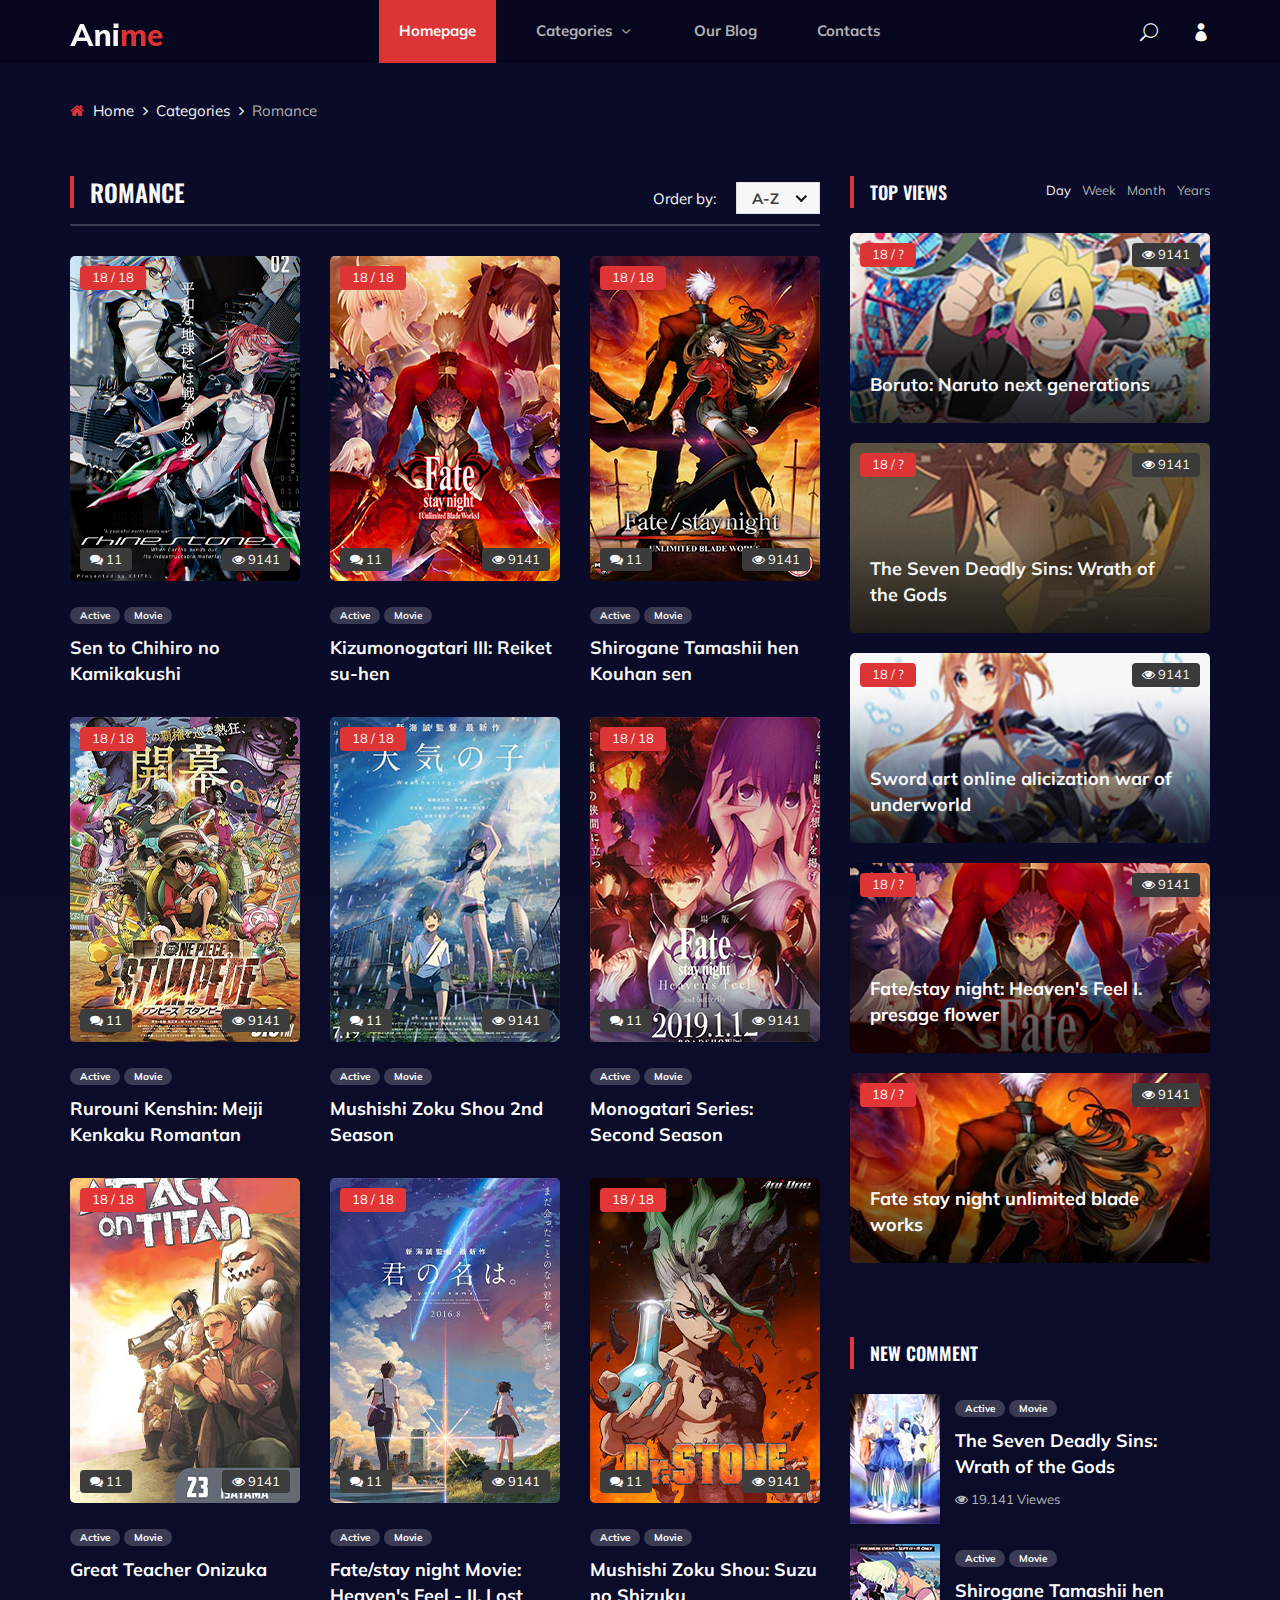
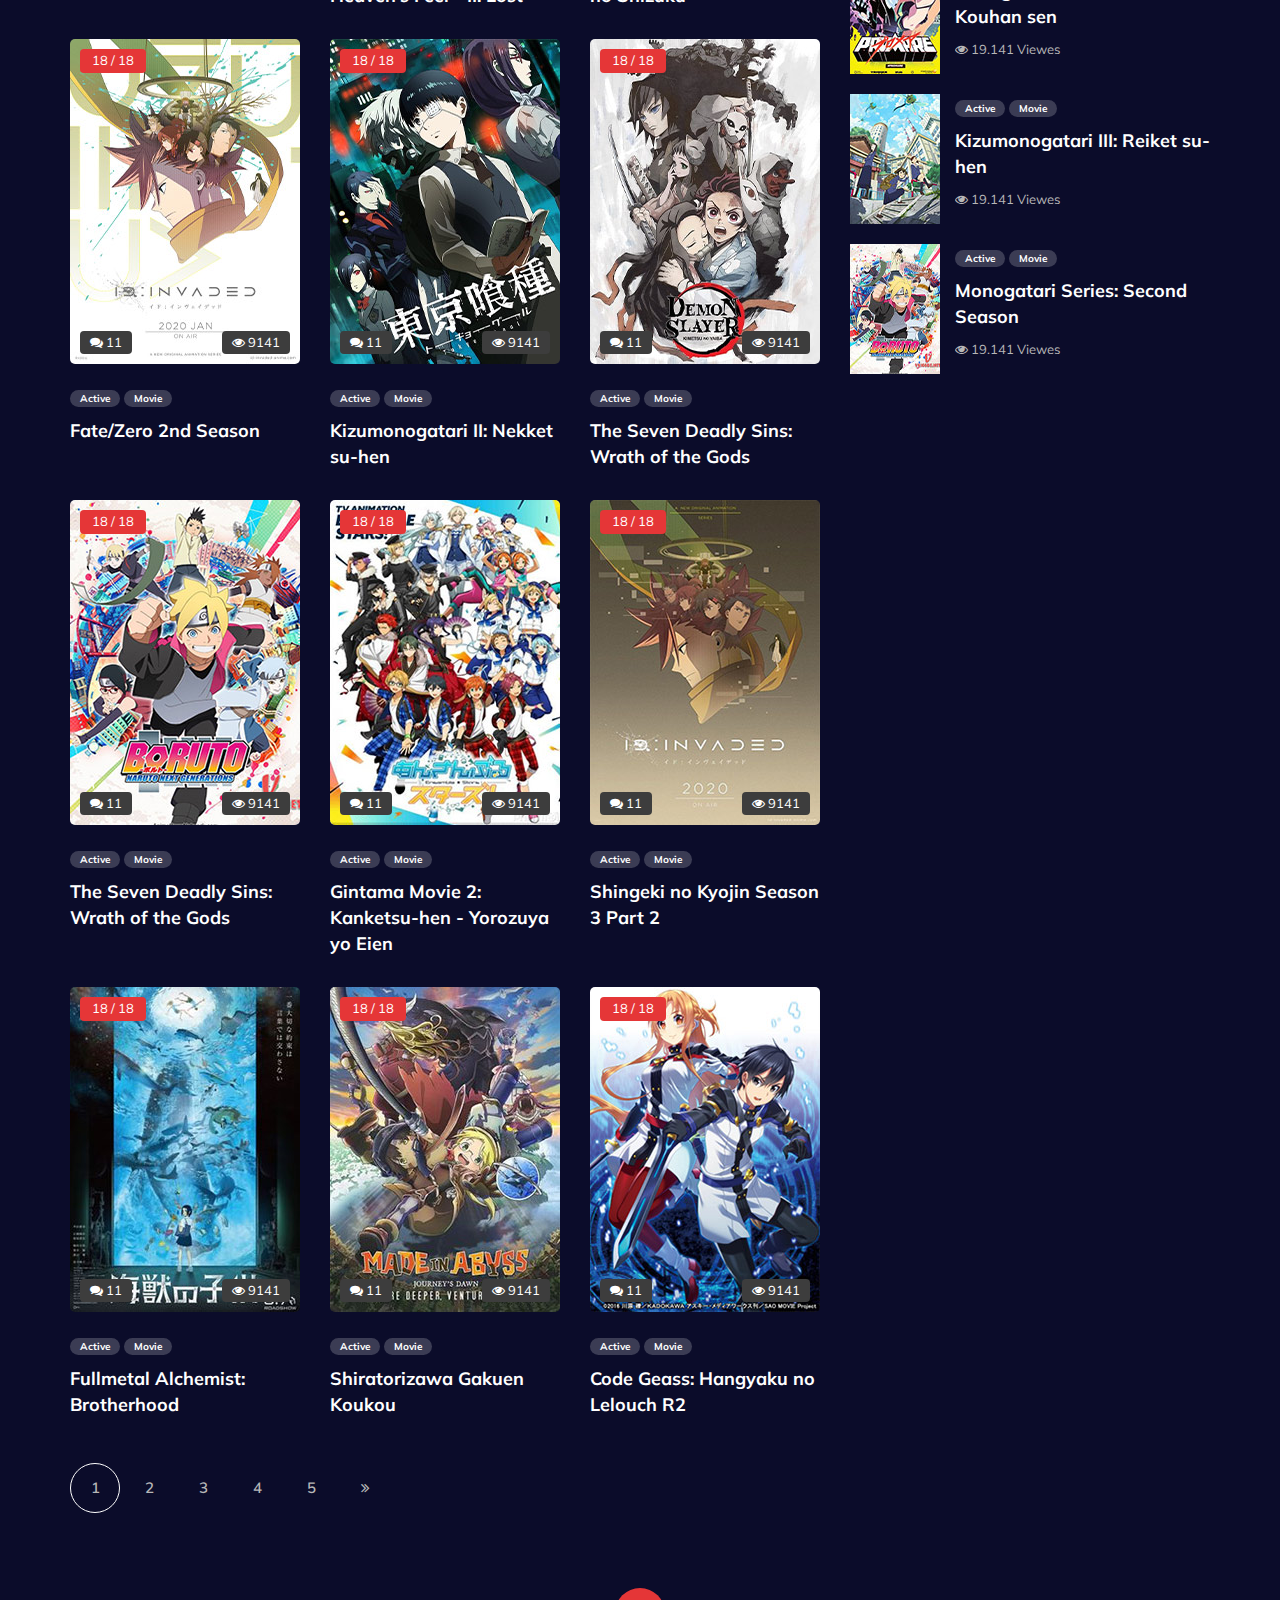
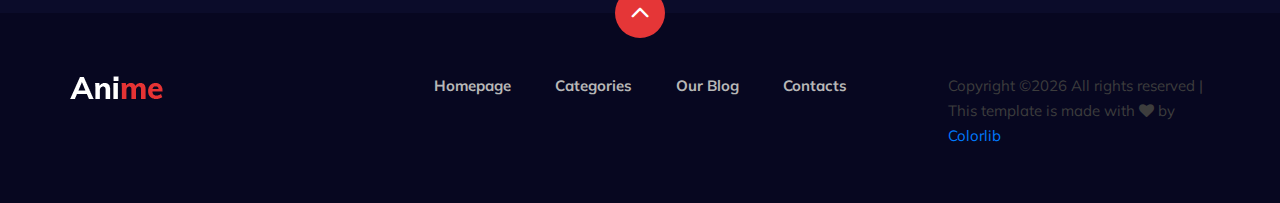
<file: Anime(Copy)/categories.html>
<!DOCTYPE html>
<html lang="zxx">

<head>
    <meta charset="UTF-8">
    <meta name="description" content="Anime Template">
    <meta name="keywords" content="Anime, unica, creative, html">
    <meta name="viewport" content="width=device-width, initial-scale=1.0">
    <meta http-equiv="X-UA-Compatible" content="ie=edge">
    <title>Anime | Template</title>

    <!-- Google Font -->
    <link href="https://fonts.googleapis.com/css2?family=Oswald:wght@300;400;500;600;700&display=swap" rel="stylesheet">
    <link href="https://fonts.googleapis.com/css2?family=Mulish:wght@300;400;500;600;700;800;900&display=swap"
    rel="stylesheet">

    <!-- Css Styles -->
    <link rel="stylesheet" href="css/bootstrap.min.css" type="text/css">
    <link rel="stylesheet" href="css/font-awesome.min.css" type="text/css">
    <link rel="stylesheet" href="css/elegant-icons.css" type="text/css">
    <link rel="stylesheet" href="css/plyr.css" type="text/css">
    <link rel="stylesheet" href="css/nice-select.css" type="text/css">
    <link rel="stylesheet" href="css/owl.carousel.min.css" type="text/css">
    <link rel="stylesheet" href="css/slicknav.min.css" type="text/css">
    <link rel="stylesheet" href="css/style.css" type="text/css">
</head>

<body>
    <!-- Page Preloder -->
    <div id="preloder">
        <div class="loader"></div>
    </div>

    <!-- Header Section Begin -->
    <header class="header">
        <div class="container">
            <div class="row">
                <div class="col-lg-2">
                    <div class="header__logo">
                        <a href="./index.html">
                            <img src="img/logo.png" alt="">
                        </a>
                    </div>
                </div>
                <div class="col-lg-8">
                    <div class="header__nav">
                        <nav class="header__menu mobile-menu">
                            <ul>
                                <li class="active"><a href="./index.html">Homepage</a></li>
                                <li><a href="./categories.html">Categories <span class="arrow_carrot-down"></span></a>
                                    <ul class="dropdown">
                                        <li><a href="./categories.html">Categories</a></li>
                                        <li><a href="./anime-details.html">Anime Details</a></li>
                                        <li><a href="./anime-watching.html">Anime Watching</a></li>
                                        <li><a href="./blog-details.html">Blog Details</a></li>
                                        <li><a href="./signup.html">Sign Up</a></li>
                                        <li><a href="./login.html">Login</a></li>
                                    </ul>
                                </li>
                                <li><a href="./blog.html">Our Blog</a></li>
                                <li><a href="#">Contacts</a></li>
                            </ul>
                        </nav>
                    </div>
                </div>
                <div class="col-lg-2">
                    <div class="header__right">
                        <a href="#" class="search-switch"><span class="icon_search"></span></a>
                        <a href="./login.html"><span class="icon_profile"></span></a>
                    </div>
                </div>
            </div>
            <div id="mobile-menu-wrap"></div>
        </div>
    </header>
    <!-- Header End -->

    <!-- Breadcrumb Begin -->
    <div class="breadcrumb-option">
        <div class="container">
            <div class="row">
                <div class="col-lg-12">
                    <div class="breadcrumb__links">
                        <a href="./index.html"><i class="fa fa-home"></i> Home</a>
                        <a href="./categories.html">Categories</a>
                        <span>Romance</span>
                    </div>
                </div>
            </div>
        </div>
    </div>
    <!-- Breadcrumb End -->

    <!-- Product Section Begin -->
    <section class="product-page spad">
        <div class="container">
            <div class="row">
                <div class="col-lg-8">
                    <div class="product__page__content">
                        <div class="product__page__title">
                            <div class="row">
                                <div class="col-lg-8 col-md-8 col-sm-6">
                                    <div class="section-title">
                                        <h4>Romance</h4>
                                    </div>
                                </div>
                                <div class="col-lg-4 col-md-4 col-sm-6">
                                    <div class="product__page__filter">
                                        <p>Order by:</p>
                                        <select>
                                            <option value="">A-Z</option>
                                            <option value="">1-10</option>
                                            <option value="">10-50</option>
                                        </select>
                                    </div>
                                </div>
                            </div>
                        </div>
                        <div class="row">
                            <div class="col-lg-4 col-md-6 col-sm-6">
                                <div class="product__item">
                                    <div class="product__item__pic set-bg" data-setbg="img/popular/popular-1.jpg">
                                        <div class="ep">18 / 18</div>
                                        <div class="comment"><i class="fa fa-comments"></i> 11</div>
                                        <div class="view"><i class="fa fa-eye"></i> 9141</div>
                                    </div>
                                    <div class="product__item__text">
                                        <ul>
                                            <li>Active</li>
                                            <li>Movie</li>
                                        </ul>
                                        <h5><a href="#">Sen to Chihiro no Kamikakushi</a></h5>
                                    </div>
                                </div>
                            </div>
                            <div class="col-lg-4 col-md-6 col-sm-6">
                                <div class="product__item">
                                    <div class="product__item__pic set-bg" data-setbg="img/popular/popular-2.jpg">
                                        <div class="ep">18 / 18</div>
                                        <div class="comment"><i class="fa fa-comments"></i> 11</div>
                                        <div class="view"><i class="fa fa-eye"></i> 9141</div>
                                    </div>
                                    <div class="product__item__text">
                                        <ul>
                                            <li>Active</li>
                                            <li>Movie</li>
                                        </ul>
                                        <h5><a href="#">Kizumonogatari III: Reiket su-hen</a></h5>
                                    </div>
                                </div>
                            </div>
                            <div class="col-lg-4 col-md-6 col-sm-6">
                                <div class="product__item">
                                    <div class="product__item__pic set-bg" data-setbg="img/popular/popular-3.jpg">
                                        <div class="ep">18 / 18</div>
                                        <div class="comment"><i class="fa fa-comments"></i> 11</div>
                                        <div class="view"><i class="fa fa-eye"></i> 9141</div>
                                    </div>
                                    <div class="product__item__text">
                                        <ul>
                                            <li>Active</li>
                                            <li>Movie</li>
                                        </ul>
                                        <h5><a href="#">Shirogane Tamashii hen Kouhan sen</a></h5>
                                    </div>
                                </div>
                            </div>
                            <div class="col-lg-4 col-md-6 col-sm-6">
                                <div class="product__item">
                                    <div class="product__item__pic set-bg" data-setbg="img/popular/popular-4.jpg">
                                        <div class="ep">18 / 18</div>
                                        <div class="comment"><i class="fa fa-comments"></i> 11</div>
                                        <div class="view"><i class="fa fa-eye"></i> 9141</div>
                                    </div>
                                    <div class="product__item__text">
                                        <ul>
                                            <li>Active</li>
                                            <li>Movie</li>
                                        </ul>
                                        <h5><a href="#">Rurouni Kenshin: Meiji Kenkaku Romantan</a></h5>
                                    </div>
                                </div>
                            </div>
                            <div class="col-lg-4 col-md-6 col-sm-6">
                                <div class="product__item">
                                    <div class="product__item__pic set-bg" data-setbg="img/popular/popular-5.jpg">
                                        <div class="ep">18 / 18</div>
                                        <div class="comment"><i class="fa fa-comments"></i> 11</div>
                                        <div class="view"><i class="fa fa-eye"></i> 9141</div>
                                    </div>
                                    <div class="product__item__text">
                                        <ul>
                                            <li>Active</li>
                                            <li>Movie</li>
                                        </ul>
                                        <h5><a href="#">Mushishi Zoku Shou 2nd Season</a></h5>
                                    </div>
                                </div>
                            </div>
                            <div class="col-lg-4 col-md-6 col-sm-6">
                                <div class="product__item">
                                    <div class="product__item__pic set-bg" data-setbg="img/popular/popular-6.jpg">
                                        <div class="ep">18 / 18</div>
                                        <div class="comment"><i class="fa fa-comments"></i> 11</div>
                                        <div class="view"><i class="fa fa-eye"></i> 9141</div>
                                    </div>
                                    <div class="product__item__text">
                                        <ul>
                                            <li>Active</li>
                                            <li>Movie</li>
                                        </ul>
                                        <h5><a href="#">Monogatari Series: Second Season</a></h5>
                                    </div>
                                </div>
                            </div>
                            <div class="col-lg-4 col-md-6 col-sm-6">
                                <div class="product__item">
                                    <div class="product__item__pic set-bg" data-setbg="img/recent/recent-1.jpg">
                                        <div class="ep">18 / 18</div>
                                        <div class="comment"><i class="fa fa-comments"></i> 11</div>
                                        <div class="view"><i class="fa fa-eye"></i> 9141</div>
                                    </div>
                                    <div class="product__item__text">
                                        <ul>
                                            <li>Active</li>
                                            <li>Movie</li>
                                        </ul>
                                        <h5><a href="#">Great Teacher Onizuka</a></h5>
                                    </div>
                                </div>
                            </div>
                            <div class="col-lg-4 col-md-6 col-sm-6">
                                <div class="product__item">
                                    <div class="product__item__pic set-bg" data-setbg="img/recent/recent-2.jpg">
                                        <div class="ep">18 / 18</div>
                                        <div class="comment"><i class="fa fa-comments"></i> 11</div>
                                        <div class="view"><i class="fa fa-eye"></i> 9141</div>
                                    </div>
                                    <div class="product__item__text">
                                        <ul>
                                            <li>Active</li>
                                            <li>Movie</li>
                                        </ul>
                                        <h5><a href="#">Fate/stay night Movie: Heaven's Feel - II. Lost</a></h5>
                                    </div>
                                </div>
                            </div>
                            <div class="col-lg-4 col-md-6 col-sm-6">
                                <div class="product__item">
                                    <div class="product__item__pic set-bg" data-setbg="img/recent/recent-3.jpg">
                                        <div class="ep">18 / 18</div>
                                        <div class="comment"><i class="fa fa-comments"></i> 11</div>
                                        <div class="view"><i class="fa fa-eye"></i> 9141</div>
                                    </div>
                                    <div class="product__item__text">
                                        <ul>
                                            <li>Active</li>
                                            <li>Movie</li>
                                        </ul>
                                        <h5><a href="#">Mushishi Zoku Shou: Suzu no Shizuku</a></h5>
                                    </div>
                                </div>
                            </div>
                            <div class="col-lg-4 col-md-6 col-sm-6">
                                <div class="product__item">
                                    <div class="product__item__pic set-bg" data-setbg="img/recent/recent-4.jpg">
                                        <div class="ep">18 / 18</div>
                                        <div class="comment"><i class="fa fa-comments"></i> 11</div>
                                        <div class="view"><i class="fa fa-eye"></i> 9141</div>
                                    </div>
                                    <div class="product__item__text">
                                        <ul>
                                            <li>Active</li>
                                            <li>Movie</li>
                                        </ul>
                                        <h5><a href="#">Fate/Zero 2nd Season</a></h5>
                                    </div>
                                </div>
                            </div>
                            <div class="col-lg-4 col-md-6 col-sm-6">
                                <div class="product__item">
                                    <div class="product__item__pic set-bg" data-setbg="img/recent/recent-5.jpg">
                                        <div class="ep">18 / 18</div>
                                        <div class="comment"><i class="fa fa-comments"></i> 11</div>
                                        <div class="view"><i class="fa fa-eye"></i> 9141</div>
                                    </div>
                                    <div class="product__item__text">
                                        <ul>
                                            <li>Active</li>
                                            <li>Movie</li>
                                        </ul>
                                        <h5><a href="#">Kizumonogatari II: Nekket su-hen</a></h5>
                                    </div>
                                </div>
                            </div>
                            <div class="col-lg-4 col-md-6 col-sm-6">
                                <div class="product__item">
                                    <div class="product__item__pic set-bg" data-setbg="img/recent/recent-6.jpg">
                                        <div class="ep">18 / 18</div>
                                        <div class="comment"><i class="fa fa-comments"></i> 11</div>
                                        <div class="view"><i class="fa fa-eye"></i> 9141</div>
                                    </div>
                                    <div class="product__item__text">
                                        <ul>
                                            <li>Active</li>
                                            <li>Movie</li>
                                        </ul>
                                        <h5><a href="#">The Seven Deadly Sins: Wrath of the Gods</a></h5>
                                    </div>
                                </div>
                            </div>
                            <div class="col-lg-4 col-md-6 col-sm-6">
                                <div class="product__item">
                                    <div class="product__item__pic set-bg" data-setbg="img/trending/trend-1.jpg">
                                        <div class="ep">18 / 18</div>
                                        <div class="comment"><i class="fa fa-comments"></i> 11</div>
                                        <div class="view"><i class="fa fa-eye"></i> 9141</div>
                                    </div>
                                    <div class="product__item__text">
                                        <ul>
                                            <li>Active</li>
                                            <li>Movie</li>
                                        </ul>
                                        <h5><a href="#">The Seven Deadly Sins: Wrath of the Gods</a></h5>
                                    </div>
                                </div>
                            </div>
                            <div class="col-lg-4 col-md-6 col-sm-6">
                                <div class="product__item">
                                    <div class="product__item__pic set-bg" data-setbg="img/trending/trend-2.jpg">
                                        <div class="ep">18 / 18</div>
                                        <div class="comment"><i class="fa fa-comments"></i> 11</div>
                                        <div class="view"><i class="fa fa-eye"></i> 9141</div>
                                    </div>
                                    <div class="product__item__text">
                                        <ul>
                                            <li>Active</li>
                                            <li>Movie</li>
                                        </ul>
                                        <h5><a href="#">Gintama Movie 2: Kanketsu-hen - Yorozuya yo Eien</a></h5>
                                    </div>
                                </div>
                            </div>
                            <div class="col-lg-4 col-md-6 col-sm-6">
                                <div class="product__item">
                                    <div class="product__item__pic set-bg" data-setbg="img/trending/trend-3.jpg">
                                        <div class="ep">18 / 18</div>
                                        <div class="comment"><i class="fa fa-comments"></i> 11</div>
                                        <div class="view"><i class="fa fa-eye"></i> 9141</div>
                                    </div>
                                    <div class="product__item__text">
                                        <ul>
                                            <li>Active</li>
                                            <li>Movie</li>
                                        </ul>
                                        <h5><a href="#">Shingeki no Kyojin Season 3 Part 2</a></h5>
                                    </div>
                                </div>
                            </div>
                            <div class="col-lg-4 col-md-6 col-sm-6">
                                <div class="product__item">
                                    <div class="product__item__pic set-bg" data-setbg="img/trending/trend-4.jpg">
                                        <div class="ep">18 / 18</div>
                                        <div class="comment"><i class="fa fa-comments"></i> 11</div>
                                        <div class="view"><i class="fa fa-eye"></i> 9141</div>
                                    </div>
                                    <div class="product__item__text">
                                        <ul>
                                            <li>Active</li>
                                            <li>Movie</li>
                                        </ul>
                                        <h5><a href="#">Fullmetal Alchemist: Brotherhood</a></h5>
                                    </div>
                                </div>
                            </div>
                            <div class="col-lg-4 col-md-6 col-sm-6">
                                <div class="product__item">
                                    <div class="product__item__pic set-bg" data-setbg="img/trending/trend-5.jpg">
                                        <div class="ep">18 / 18</div>
                                        <div class="comment"><i class="fa fa-comments"></i> 11</div>
                                        <div class="view"><i class="fa fa-eye"></i> 9141</div>
                                    </div>
                                    <div class="product__item__text">
                                        <ul>
                                            <li>Active</li>
                                            <li>Movie</li>
                                        </ul>
                                        <h5><a href="#">Shiratorizawa Gakuen Koukou</a></h5>
                                    </div>
                                </div>
                            </div>
                            <div class="col-lg-4 col-md-6 col-sm-6">
                                <div class="product__item">
                                    <div class="product__item__pic set-bg" data-setbg="img/trending/trend-6.jpg">
                                        <div class="ep">18 / 18</div>
                                        <div class="comment"><i class="fa fa-comments"></i> 11</div>
                                        <div class="view"><i class="fa fa-eye"></i> 9141</div>
                                    </div>
                                    <div class="product__item__text">
                                        <ul>
                                            <li>Active</li>
                                            <li>Movie</li>
                                        </ul>
                                        <h5><a href="#">Code Geass: Hangyaku no Lelouch R2</a></h5>
                                    </div>
                                </div>
                            </div>
                        </div>
                    </div>
                    <div class="product__pagination">
                        <a href="#" class="current-page">1</a>
                        <a href="#">2</a>
                        <a href="#">3</a>
                        <a href="#">4</a>
                        <a href="#">5</a>
                        <a href="#"><i class="fa fa-angle-double-right"></i></a>
                    </div>
                </div>
                <div class="col-lg-4 col-md-6 col-sm-8">
                    <div class="product__sidebar">
                        <div class="product__sidebar__view">
                            <div class="section-title">
                                <h5>Top Views</h5>
                            </div>
                            <ul class="filter__controls">
                                <li class="active" data-filter="*">Day</li>
                                <li data-filter=".week">Week</li>
                                <li data-filter=".month">Month</li>
                                <li data-filter=".years">Years</li>
                            </ul>
                            <div class="filter__gallery">
                                <div class="product__sidebar__view__item set-bg mix day years"
                                data-setbg="img/sidebar/tv-1.jpg">
                                <div class="ep">18 / ?</div>
                                <div class="view"><i class="fa fa-eye"></i> 9141</div>
                                <h5><a href="#">Boruto: Naruto next generations</a></h5>
                            </div>
                            <div class="product__sidebar__view__item set-bg mix month week"
                            data-setbg="img/sidebar/tv-2.jpg">
                            <div class="ep">18 / ?</div>
                            <div class="view"><i class="fa fa-eye"></i> 9141</div>
                            <h5><a href="#">The Seven Deadly Sins: Wrath of the Gods</a></h5>
                        </div>
                        <div class="product__sidebar__view__item set-bg mix week years"
                        data-setbg="img/sidebar/tv-3.jpg">
                        <div class="ep">18 / ?</div>
                        <div class="view"><i class="fa fa-eye"></i> 9141</div>
                        <h5><a href="#">Sword art online alicization war of underworld</a></h5>
                    </div>
                    <div class="product__sidebar__view__item set-bg mix years month"
                    data-setbg="img/sidebar/tv-4.jpg">
                    <div class="ep">18 / ?</div>
                    <div class="view"><i class="fa fa-eye"></i> 9141</div>
                    <h5><a href="#">Fate/stay night: Heaven's Feel I. presage flower</a></h5>
                </div>
                <div class="product__sidebar__view__item set-bg mix day"
                data-setbg="img/sidebar/tv-5.jpg">
                <div class="ep">18 / ?</div>
                <div class="view"><i class="fa fa-eye"></i> 9141</div>
                <h5><a href="#">Fate stay night unlimited blade works</a></h5>
            </div>
        </div>
    </div>
    <div class="product__sidebar__comment">
        <div class="section-title">
            <h5>New Comment</h5>
        </div>
        <div class="product__sidebar__comment__item">
            <div class="product__sidebar__comment__item__pic">
                <img src="img/sidebar/comment-1.jpg" alt="">
            </div>
            <div class="product__sidebar__comment__item__text">
                <ul>
                    <li>Active</li>
                    <li>Movie</li>
                </ul>
                <h5><a href="#">The Seven Deadly Sins: Wrath of the Gods</a></h5>
                <span><i class="fa fa-eye"></i> 19.141 Viewes</span>
            </div>
        </div>
        <div class="product__sidebar__comment__item">
            <div class="product__sidebar__comment__item__pic">
                <img src="img/sidebar/comment-2.jpg" alt="">
            </div>
            <div class="product__sidebar__comment__item__text">
                <ul>
                    <li>Active</li>
                    <li>Movie</li>
                </ul>
                <h5><a href="#">Shirogane Tamashii hen Kouhan sen</a></h5>
                <span><i class="fa fa-eye"></i> 19.141 Viewes</span>
            </div>
        </div>
        <div class="product__sidebar__comment__item">
            <div class="product__sidebar__comment__item__pic">
                <img src="img/sidebar/comment-3.jpg" alt="">
            </div>
            <div class="product__sidebar__comment__item__text">
                <ul>
                    <li>Active</li>
                    <li>Movie</li>
                </ul>
                <h5><a href="#">Kizumonogatari III: Reiket su-hen</a></h5>
                <span><i class="fa fa-eye"></i> 19.141 Viewes</span>
            </div>
        </div>
        <div class="product__sidebar__comment__item">
            <div class="product__sidebar__comment__item__pic">
                <img src="img/sidebar/comment-4.jpg" alt="">
            </div>
            <div class="product__sidebar__comment__item__text">
                <ul>
                    <li>Active</li>
                    <li>Movie</li>
                </ul>
                <h5><a href="#">Monogatari Series: Second Season</a></h5>
                <span><i class="fa fa-eye"></i> 19.141 Viewes</span>
            </div>
        </div>
    </div>
</div>
</div>
</div>
</div>
</section>
<!-- Product Section End -->

<!-- Footer Section Begin -->
<footer class="footer">
    <div class="page-up">
        <a href="#" id="scrollToTopButton"><span class="arrow_carrot-up"></span></a>
    </div>
    <div class="container">
        <div class="row">
            <div class="col-lg-3">
                <div class="footer__logo">
                    <a href="./index.html"><img src="img/logo.png" alt=""></a>
                </div>
            </div>
            <div class="col-lg-6">
                <div class="footer__nav">
                    <ul>
                        <li class="active"><a href="./index.html">Homepage</a></li>
                        <li><a href="./categories.html">Categories</a></li>
                        <li><a href="./blog.html">Our Blog</a></li>
                        <li><a href="#">Contacts</a></li>
                    </ul>
                </div>
            </div>
            <div class="col-lg-3">
                <p><!-- Link back to Colorlib can't be removed. Template is licensed under CC BY 3.0. -->
                  Copyright &copy;<script>document.write(new Date().getFullYear());</script> All rights reserved | This template is made with <i class="fa fa-heart" aria-hidden="true"></i> by <a href="https://colorlib.com" target="_blank">Colorlib</a>
                  <!-- Link back to Colorlib can't be removed. Template is licensed under CC BY 3.0. --></p>

              </div>
          </div>
      </div>
  </footer>
  <!-- Footer Section End -->

  <!-- Search model Begin -->
  <div class="search-model">
    <div class="h-100 d-flex align-items-center justify-content-center">
        <div class="search-close-switch"><i class="icon_close"></i></div>
        <form class="search-model-form">
            <input type="text" id="search-input" placeholder="Search here.....">
        </form>
    </div>
</div>
<!-- Search model end -->

<!-- Js Plugins -->
<script src="js/jquery-3.3.1.min.js"></script>
<script src="js/bootstrap.min.js"></script>
<script src="js/player.js"></script>
<script src="js/jquery.nice-select.min.js"></script>
<script src="js/mixitup.min.js"></script>
<script src="js/jquery.slicknav.js"></script>
<script src="js/owl.carousel.min.js"></script>
<script src="js/main.js"></script>

</body>

</html>
</file>
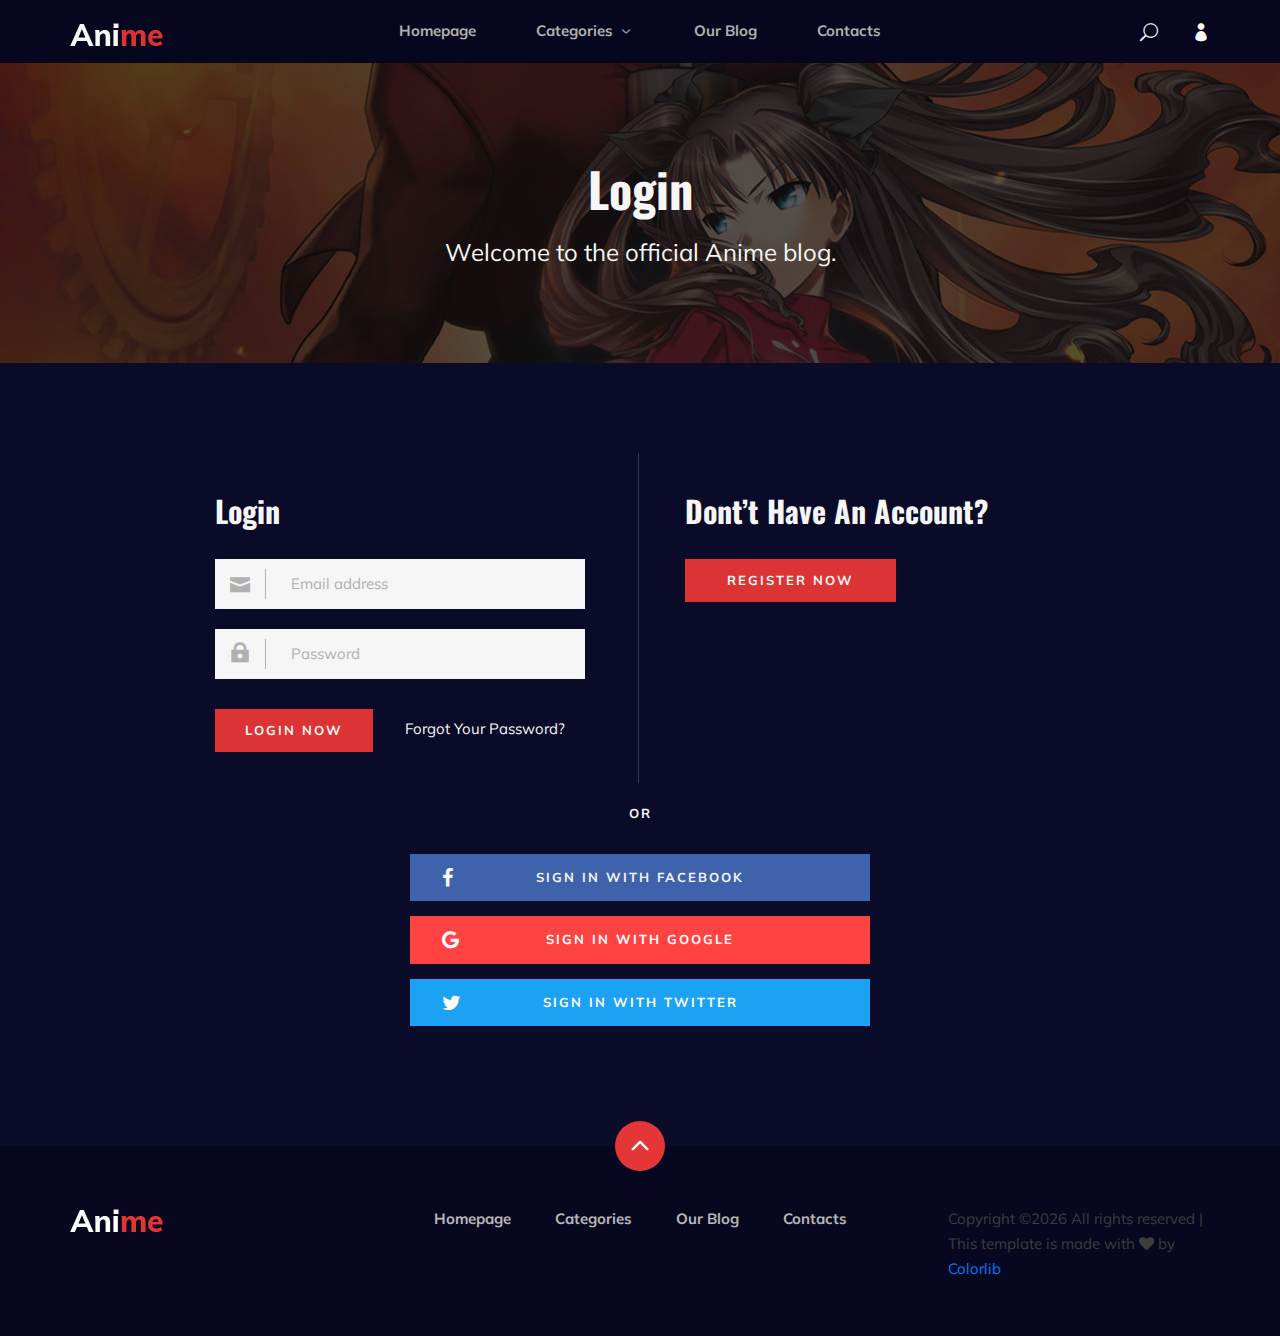
<file: Anime(Copy)/login.html>
<!DOCTYPE html>
<html lang="zxx">

<head>
    <meta charset="UTF-8">
    <meta name="description" content="Anime Template">
    <meta name="keywords" content="Anime, unica, creative, html">
    <meta name="viewport" content="width=device-width, initial-scale=1.0">
    <meta http-equiv="X-UA-Compatible" content="ie=edge">
    <title>Anime | Template</title>

    <!-- Google Font -->
    <link href="https://fonts.googleapis.com/css2?family=Oswald:wght@300;400;500;600;700&display=swap" rel="stylesheet">
    <link href="https://fonts.googleapis.com/css2?family=Mulish:wght@300;400;500;600;700;800;900&display=swap"
    rel="stylesheet">

    <!-- Css Styles -->
    <link rel="stylesheet" href="css/bootstrap.min.css" type="text/css">
    <link rel="stylesheet" href="css/font-awesome.min.css" type="text/css">
    <link rel="stylesheet" href="css/elegant-icons.css" type="text/css">
    <link rel="stylesheet" href="css/plyr.css" type="text/css">
    <link rel="stylesheet" href="css/nice-select.css" type="text/css">
    <link rel="stylesheet" href="css/owl.carousel.min.css" type="text/css">
    <link rel="stylesheet" href="css/slicknav.min.css" type="text/css">
    <link rel="stylesheet" href="css/style.css" type="text/css">
</head>

<body>
    <!-- Page Preloder -->
    <div id="preloder">
        <div class="loader"></div>
    </div>

    <!-- Header Section Begin -->
    <header class="header">
        <div class="container">
            <div class="row">
                <div class="col-lg-2">
                    <div class="header__logo">
                        <a href="./index.html">
                            <img src="img/logo.png" alt="">
                        </a>
                    </div>
                </div>
                <div class="col-lg-8">
                    <div class="header__nav">
                        <nav class="header__menu mobile-menu">
                            <ul>
                                <li><a href="./index.html">Homepage</a></li>
                                <li><a href="./categories.html">Categories <span class="arrow_carrot-down"></span></a>
                                    <ul class="dropdown">
                                        <li><a href="./categories.html">Categories</a></li>
                                        <li><a href="./anime-details.html">Anime Details</a></li>
                                        <li><a href="./anime-watching.html">Anime Watching</a></li>
                                        <li><a href="./blog-details.html">Blog Details</a></li>
                                        <li><a href="./signup.html">Sign Up</a></li>
                                        <li><a href="./login.html">Login</a></li>
                                    </ul>
                                </li>
                                <li><a href="./blog.html">Our Blog</a></li>
                                <li><a href="#">Contacts</a></li>
                            </ul>
                        </nav>
                    </div>
                </div>
                <div class="col-lg-2">
                    <div class="header__right">
                        <a href="#" class="search-switch"><span class="icon_search"></span></a>
                        <a href="./login.html"><span class="icon_profile"></span></a>
                    </div>
                </div>
            </div>
            <div id="mobile-menu-wrap"></div>
        </div>
    </header>
    <!-- Header End -->

    <!-- Normal Breadcrumb Begin -->
    <section class="normal-breadcrumb set-bg" data-setbg="img/normal-breadcrumb.jpg">
        <div class="container">
            <div class="row">
                <div class="col-lg-12 text-center">
                    <div class="normal__breadcrumb__text">
                        <h2>Login</h2>
                        <p>Welcome to the official Anime blog.</p>
                    </div>
                </div>
            </div>
        </div>
    </section>
    <!-- Normal Breadcrumb End -->

    <!-- Login Section Begin -->
    <section class="login spad">
        <div class="container">
            <div class="row">
                <div class="col-lg-6">
                    <div class="login__form">
                        <h3>Login</h3>
                        <form action="#">
                            <div class="input__item">
                                <input type="text" placeholder="Email address">
                                <span class="icon_mail"></span>
                            </div>
                            <div class="input__item">
                                <input type="text" placeholder="Password">
                                <span class="icon_lock"></span>
                            </div>
                            <button type="submit" class="site-btn">Login Now</button>
                        </form>
                        <a href="#" class="forget_pass">Forgot Your Password?</a>
                    </div>
                </div>
                <div class="col-lg-6">
                    <div class="login__register">
                        <h3>Dont’t Have An Account?</h3>
                        <a href="#" class="primary-btn">Register Now</a>
                    </div>
                </div>
            </div>
            <div class="login__social">
                <div class="row d-flex justify-content-center">
                    <div class="col-lg-6">
                        <div class="login__social__links">
                            <span>or</span>
                            <ul>
                                <li><a href="#" class="facebook"><i class="fa fa-facebook"></i> Sign in With
                                Facebook</a></li>
                                <li><a href="#" class="google"><i class="fa fa-google"></i> Sign in With Google</a></li>
                                <li><a href="#" class="twitter"><i class="fa fa-twitter"></i> Sign in With Twitter</a>
                                </li>
                            </ul>
                        </div>
                    </div>
                </div>
            </div>
        </div>
    </section>
    <!-- Login Section End -->

    <!-- Footer Section Begin -->
    <footer class="footer">
        <div class="page-up">
            <a href="#" id="scrollToTopButton"><span class="arrow_carrot-up"></span></a>
        </div>
        <div class="container">
            <div class="row">
                <div class="col-lg-3">
                    <div class="footer__logo">
                        <a href="./index.html"><img src="img/logo.png" alt=""></a>
                    </div>
                </div>
                <div class="col-lg-6">
                    <div class="footer__nav">
                        <ul>
                            <li class="active"><a href="./index.html">Homepage</a></li>
                            <li><a href="./categories.html">Categories</a></li>
                            <li><a href="./blog.html">Our Blog</a></li>
                            <li><a href="#">Contacts</a></li>
                        </ul>
                    </div>
                </div>
                <div class="col-lg-3">
                    <p><!-- Link back to Colorlib can't be removed. Template is licensed under CC BY 3.0. -->
                      Copyright &copy;<script>document.write(new Date().getFullYear());</script> All rights reserved | This template is made with <i class="fa fa-heart" aria-hidden="true"></i> by <a href="https://colorlib.com" target="_blank">Colorlib</a>
                      <!-- Link back to Colorlib can't be removed. Template is licensed under CC BY 3.0. --></p>

                  </div>
              </div>
          </div>
      </footer>
      <!-- Footer Section End -->

      <!-- Search model Begin -->
      <div class="search-model">
        <div class="h-100 d-flex align-items-center justify-content-center">
            <div class="search-close-switch"><i class="icon_close"></i></div>
            <form class="search-model-form">
                <input type="text" id="search-input" placeholder="Search here.....">
            </form>
        </div>
    </div>
    <!-- Search model end -->

    <!-- Js Plugins -->
    <script src="js/jquery-3.3.1.min.js"></script>
    <script src="js/bootstrap.min.js"></script>
    <script src="js/player.js"></script>
    <script src="js/jquery.nice-select.min.js"></script>
    <script src="js/mixitup.min.js"></script>
    <script src="js/jquery.slicknav.js"></script>
    <script src="js/owl.carousel.min.js"></script>
    <script src="js/main.js"></script>


</body>

</html>
</file>
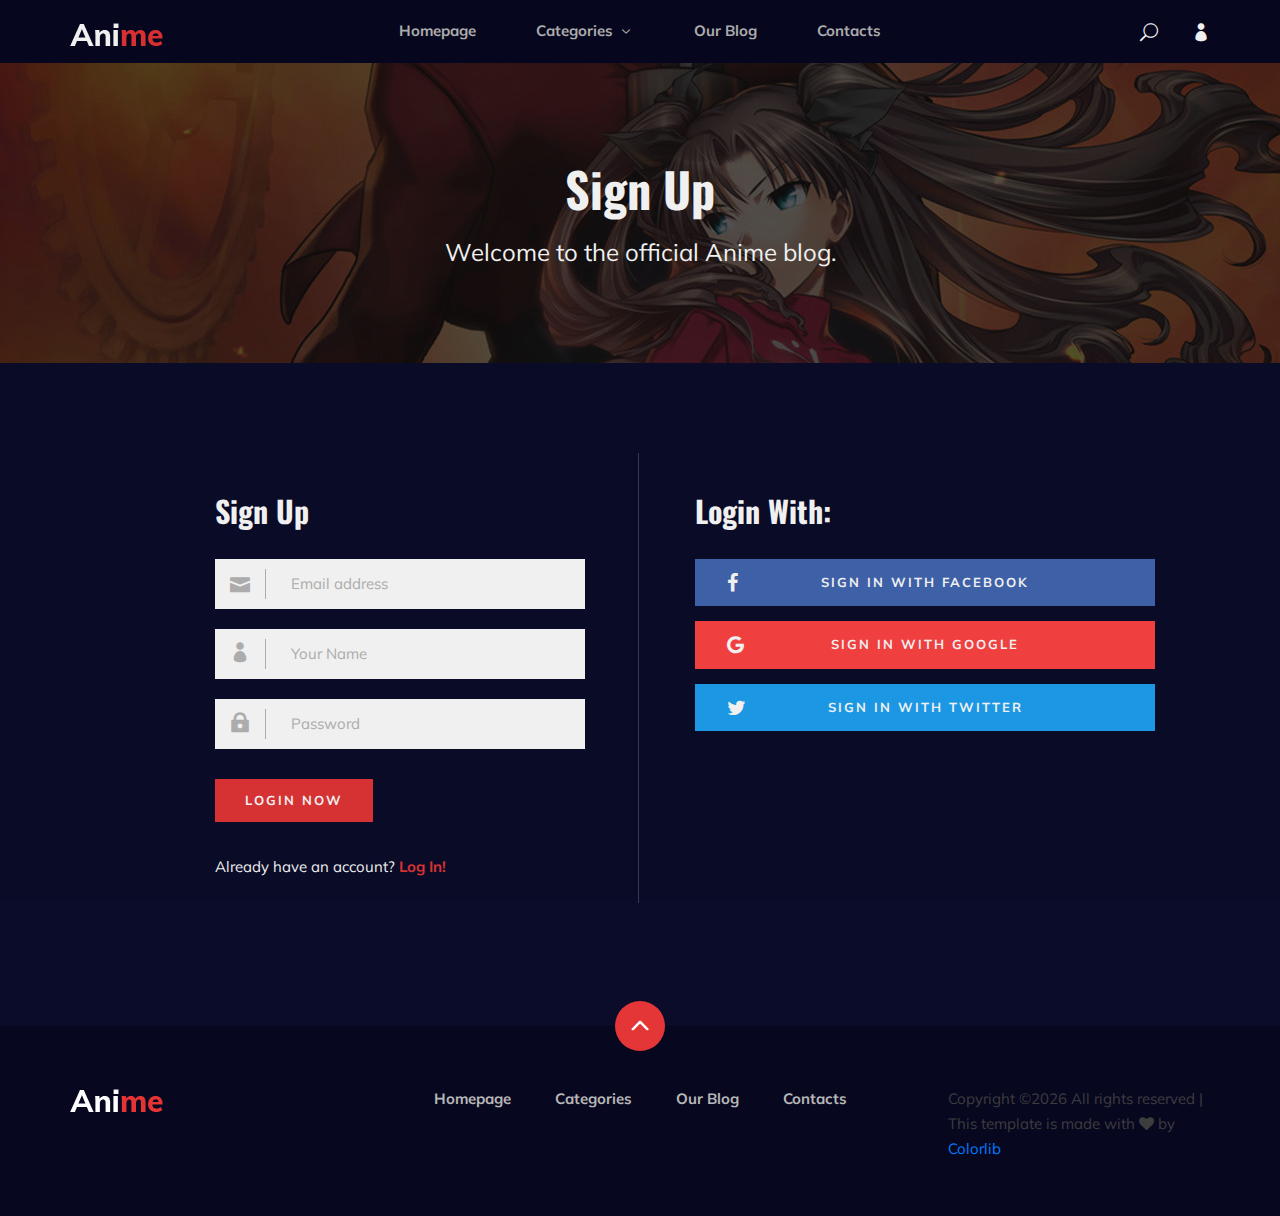
<file: Anime(Copy)/signup.html>
<!DOCTYPE html>
<html lang="zxx">

<head>
    <meta charset="UTF-8">
    <meta name="description" content="Anime Template">
    <meta name="keywords" content="Anime, unica, creative, html">
    <meta name="viewport" content="width=device-width, initial-scale=1.0">
    <meta http-equiv="X-UA-Compatible" content="ie=edge">
    <title>Anime | Template</title>

    <!-- Google Font -->
    <link href="https://fonts.googleapis.com/css2?family=Oswald:wght@300;400;500;600;700&display=swap" rel="stylesheet">
    <link href="https://fonts.googleapis.com/css2?family=Mulish:wght@300;400;500;600;700;800;900&display=swap"
    rel="stylesheet">

    <!-- Css Styles -->
    <link rel="stylesheet" href="css/bootstrap.min.css" type="text/css">
    <link rel="stylesheet" href="css/font-awesome.min.css" type="text/css">
    <link rel="stylesheet" href="css/elegant-icons.css" type="text/css">
    <link rel="stylesheet" href="css/plyr.css" type="text/css">
    <link rel="stylesheet" href="css/nice-select.css" type="text/css">
    <link rel="stylesheet" href="css/owl.carousel.min.css" type="text/css">
    <link rel="stylesheet" href="css/slicknav.min.css" type="text/css">
    <link rel="stylesheet" href="css/style.css" type="text/css">
</head>

<body>
    <!-- Page Preloder -->
    <div id="preloder">
        <div class="loader"></div>
    </div>

    <!-- Header Section Begin -->
    <header class="header">
        <div class="container">
            <div class="row">
                <div class="col-lg-2">
                    <div class="header__logo">
                        <a href="./index.html">
                            <img src="img/logo.png" alt="">
                        </a>
                    </div>
                </div>
                <div class="col-lg-8">
                    <div class="header__nav">
                        <nav class="header__menu mobile-menu">
                            <ul>
                                <li><a href="./index.html">Homepage</a></li>
                                <li><a href="./categories.html">Categories <span class="arrow_carrot-down"></span></a>
                                    <ul class="dropdown">
                                        <li><a href="./categories.html">Categories</a></li>
                                        <li><a href="./anime-details.html">Anime Details</a></li>
                                        <li><a href="./anime-watching.html">Anime Watching</a></li>
                                        <li><a href="./blog-details.html">Blog Details</a></li>
                                        <li><a href="./signup.html">Sign Up</a></li>
                                        <li><a href="./login.html">Login</a></li>
                                    </ul>
                                </li>
                                <li><a href="./blog.html">Our Blog</a></li>
                                <li><a href="#">Contacts</a></li>
                            </ul>
                        </nav>
                    </div>
                </div>
                <div class="col-lg-2">
                    <div class="header__right">
                        <a href="#" class="search-switch"><span class="icon_search"></span></a>
                        <a href="./login.html"><span class="icon_profile"></span></a>
                    </div>
                </div>
            </div>
            <div id="mobile-menu-wrap"></div>
        </div>
    </header>
    <!-- Header End -->

    <!-- Normal Breadcrumb Begin -->
    <section class="normal-breadcrumb set-bg" data-setbg="img/normal-breadcrumb.jpg">
        <div class="container">
            <div class="row">
                <div class="col-lg-12 text-center">
                    <div class="normal__breadcrumb__text">
                        <h2>Sign Up</h2>
                        <p>Welcome to the official Anime blog.</p>
                    </div>
                </div>
            </div>
        </div>
    </section>
    <!-- Normal Breadcrumb End -->

    <!-- Signup Section Begin -->
    <section class="signup spad">
        <div class="container">
            <div class="row">
                <div class="col-lg-6">
                    <div class="login__form">
                        <h3>Sign Up</h3>
                        <form action="#">
                            <div class="input__item">
                                <input type="text" placeholder="Email address">
                                <span class="icon_mail"></span>
                            </div>
                            <div class="input__item">
                                <input type="text" placeholder="Your Name">
                                <span class="icon_profile"></span>
                            </div>
                            <div class="input__item">
                                <input type="text" placeholder="Password">
                                <span class="icon_lock"></span>
                            </div>
                            <button type="submit" class="site-btn">Login Now</button>
                        </form>
                        <h5>Already have an account? <a href="#">Log In!</a></h5>
                    </div>
                </div>
                <div class="col-lg-6">
                    <div class="login__social__links">
                        <h3>Login With:</h3>
                        <ul>
                            <li><a href="#" class="facebook"><i class="fa fa-facebook"></i> Sign in With Facebook</a>
                            </li>
                            <li><a href="#" class="google"><i class="fa fa-google"></i> Sign in With Google</a></li>
                            <li><a href="#" class="twitter"><i class="fa fa-twitter"></i> Sign in With Twitter</a></li>
                        </ul>
                    </div>
                </div>
            </div>
        </div>
    </section>
    <!-- Signup Section End -->

    <!-- Footer Section Begin -->
    <footer class="footer">
        <div class="page-up">
            <a href="#" id="scrollToTopButton"><span class="arrow_carrot-up"></span></a>
        </div>
        <div class="container">
            <div class="row">
                <div class="col-lg-3">
                    <div class="footer__logo">
                        <a href="./index.html"><img src="img/logo.png" alt=""></a>
                    </div>
                </div>
                <div class="col-lg-6">
                    <div class="footer__nav">
                        <ul>
                            <li class="active"><a href="./index.html">Homepage</a></li>
                            <li><a href="./categories.html">Categories</a></li>
                            <li><a href="./blog.html">Our Blog</a></li>
                            <li><a href="#">Contacts</a></li>
                        </ul>
                    </div>
                </div>
                <div class="col-lg-3">
                    <p><!-- Link back to Colorlib can't be removed. Template is licensed under CC BY 3.0. -->
                      Copyright &copy;<script>document.write(new Date().getFullYear());</script> All rights reserved | This template is made with <i class="fa fa-heart" aria-hidden="true"></i> by <a href="https://colorlib.com" target="_blank">Colorlib</a>
                      <!-- Link back to Colorlib can't be removed. Template is licensed under CC BY 3.0. --></p>

                  </div>
              </div>
          </div>
      </footer>
      <!-- Footer Section End -->

      <!-- Search model Begin -->
      <div class="search-model">
        <div class="h-100 d-flex align-items-center justify-content-center">
            <div class="search-close-switch"><i class="icon_close"></i></div>
            <form class="search-model-form">
                <input type="text" id="search-input" placeholder="Search here.....">
            </form>
        </div>
    </div>
    <!-- Search model end -->

    <!-- Js Plugins -->
    <script src="js/jquery-3.3.1.min.js"></script>
    <script src="js/bootstrap.min.js"></script>
    <script src="js/player.js"></script>
    <script src="js/jquery.nice-select.min.js"></script>
    <script src="js/mixitup.min.js"></script>
    <script src="js/jquery.slicknav.js"></script>
    <script src="js/owl.carousel.min.js"></script>
    <script src="js/main.js"></script>

</body>

</html>
</file>
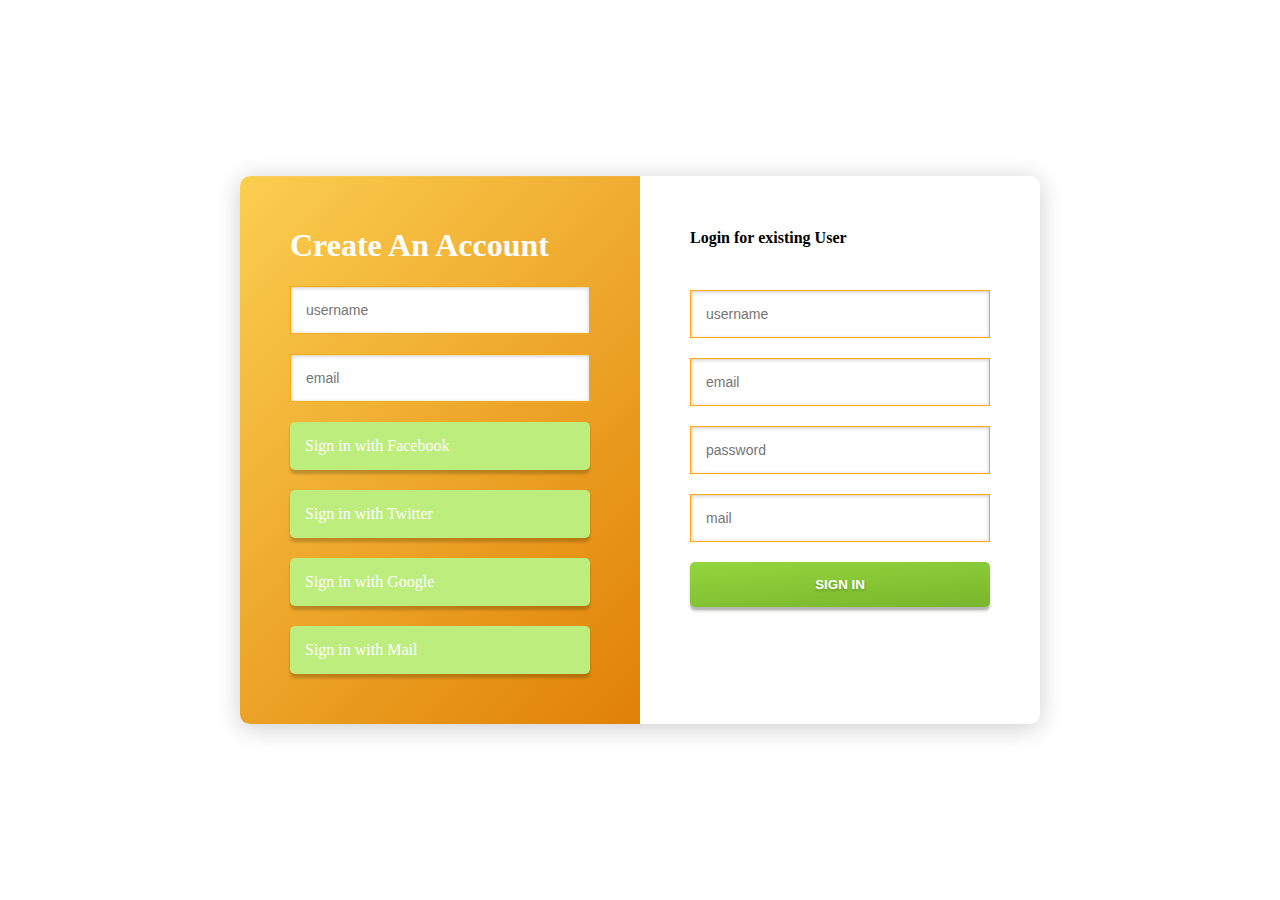
<file: Menu_login/exp-login.html>
<!DOCTYPE html>
<html>
<head>
  <meta charset="utf-8" name="viewport" content="width=device-width, initial-scale=1.0">
  <title>Experimental Login</title>
</head>

<style>
  *, *::before, *::after {
  box-sizing: border-box;
}

body {
  background-size: cover;
  background-position: center;
  font-family: tahoma;
  overflow: hidden;
}

.btn {
  display: block;
  background-color: #bded7d;
  color: white;
  text-decoration: none;
  margin: 20px 0;
  padding: 15px 15px;
  border-radius: 5px;
  position: relative;
}

.btn::after {
  content: "";
  position: absolute;
  z-index: 1;
  top: 0;
  left: 0;
  width: 100%;
  height: 100%;
  transition: all 0.2s ease-in-out;
  box-shadow: inset 0 3px 0 rgba(0, 0, 0, 0), 0 3px 3px rgba(0, 0, 0, 0.2);
  border-radius: 5px;
}

.btn:hover::after {
  background-color: rgba(0, 0, 0, 0.1);
  box-shadow: inset 0 3px 0 rgba(0, 0, 0, 0.2);
}



.form fieldset {
  border: none;
  padding: 0;
  margin: 20px 0;
  position: relative;
}

.form fieldset input {
  width: 100%;
  height: 48px;
  color: #333;
  padding: 15px 40px 15px 15px;
  font-size: 14px;
  outline: none !important;
  border: 1px solid orange;
  box-shadow: inset 0 1px 4px rgba(0, 0, 0, 0.2);
  vertical-align: top;
}

.form button {
  width: 100%;
  outline: none !important;
  background: linear-gradient(-5deg, #79b52c, #94d63d);
  border: none;
  text-transform: uppercase;
  font-weight: bold;
  box-shadow: 0 3px 0 rgba(115, 136, 89, 0.2);
  text-shadow: 0 2px 3px rgba(0, 0, 0, 0.2);
}

.signup {
  position: absolute;
  top: 50%;
  left: 50%;
  transform: translate(-50%, -50%);
  z-index: 1;
  width: 800px;
  background-color: white;
  border-radius: 10px;
  box-shadow: 0 3px 25px rgba(0, 0, 0, 0.2);
  overflow: hidden;
  display: flex;
}

.signup-connect, .signup-classic {
  width: 50%;
  padding: 30px 50px;
}

.signup-connect {
  background: linear-gradient(134deg, #fbce50, #e08106);
  color: white;
}

.signup-classic h2 {
  font-size: 16px;
  font-weight: bold;
  margin-top: 23px;
  margin-bottom: 43px;
}






</style>
<body>



<div class="signup">
  <div class="signup-connect">
    <h1>Create An Account</h1>
    <form class="form">
    <fieldset class="username">
        <input type="text" placeholder="username">
      </fieldset>

      <fieldset class="email">
        <input type="email" placeholder="email">
      </fieldset>


    <a href="#" class="btn btn-social btn-facebook">
      <i class="facebook" aria-hidden="true"></i>
      Sign in with Facebook
    </a>
    <a href="#" class="btn btn-social btn-twitter">
      <i class="twitter" aria-hidden="true"></i>
      Sign in with Twitter
    </a>
    <a href="#" class="btn btn-social btn-google">
      <i class="google-plus" aria-hidden="true"></i>
      Sign in with Google
    </a>
    <a href="#" class="btn btn-social btn-email">
      <i class="email" aria-hidden="true"></i>
      Sign in with Mail
    </a>
  </form>
  </div>


  <div class="signup-classic">
    <h2>Login for existing User</h2>
    <form class="form">
      <fieldset class="username">
        <input type="text" placeholder="username">
      </fieldset>
      <fieldset class="email">
        <input type="email" placeholder="email">
      </fieldset>
      <fieldset class="password">
        <input type="password" placeholder="password">
      </fieldset>
      <fieldset class="mail">
        <input type="mail" placeholder="mail">
      </fieldset>
      <button type="submit" class="btn">Sign In</button>
    </form>
  </div>
</div>

</body>

</html>
</file>
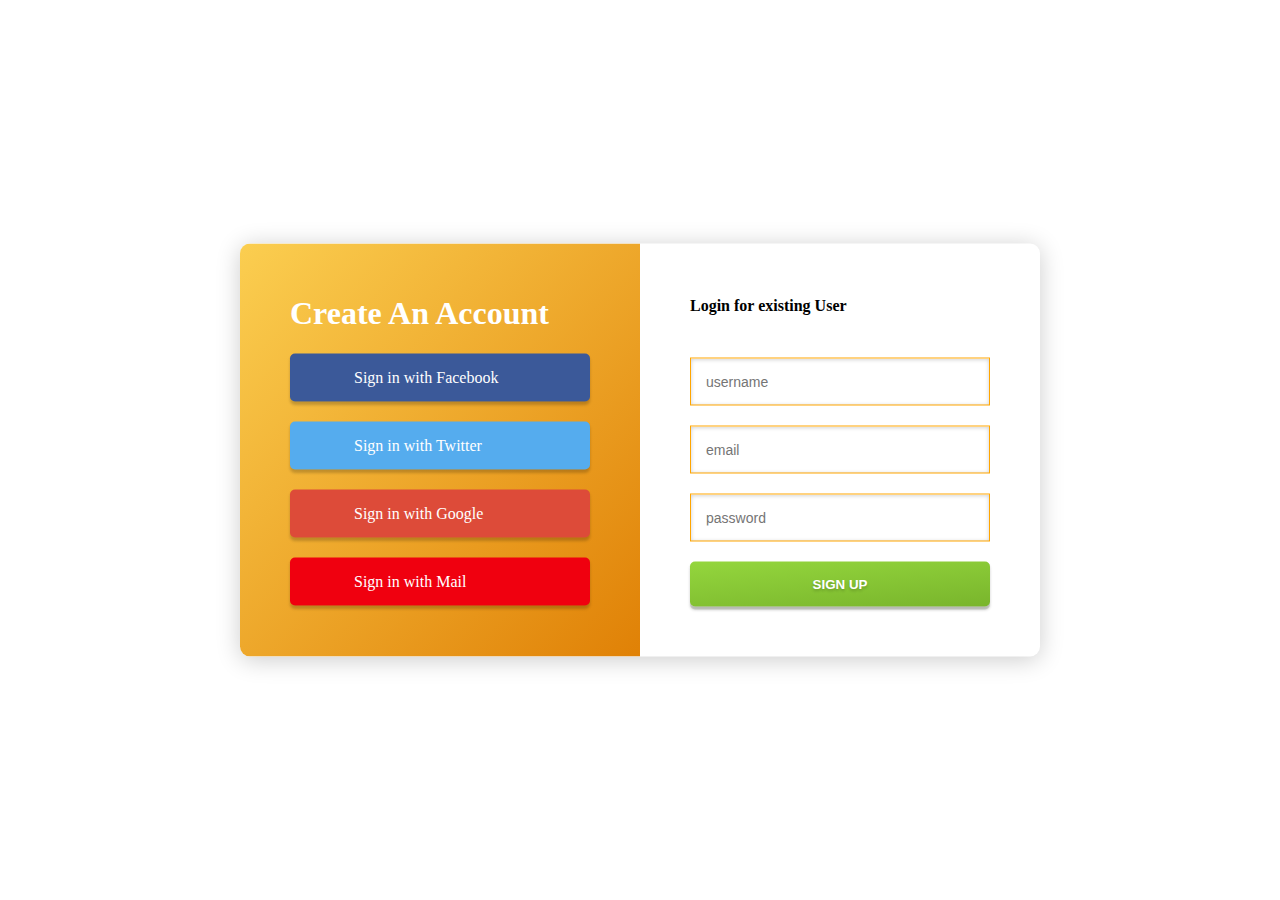
<file: Menu_login/login.html>
<!DOCTYPE html>
<html>
<head>
  <meta charset="utf-8" name="viewport" content="width=device-width, initial-scale=1.0">
  <title>Login</title>
</head>

<style>
  *, *::before, *::after {
  box-sizing: border-box;
}

body {
  background-size: cover;
  background-position: center;
  font-family: tahoma;
  overflow: hidden;
}

.btn {
  display: block;
  background-color: #bded7d;
  color: white;
  text-decoration: none;
  margin: 20px 0;
  padding: 15px 15px;
  border-radius: 5px;
  position: relative;
}

.btn::after {
  content: "";
  position: absolute;
  z-index: 1;
  top: 0;
  left: 0;
  width: 100%;
  height: 100%;
  transition: all 0.2s ease-in-out;
  box-shadow: inset 0 3px 0 rgba(0, 0, 0, 0), 0 3px 3px rgba(0, 0, 0, 0.2);
  border-radius: 5px;
}

.btn:hover::after {
  background-color: rgba(0, 0, 0, 0.1);
  box-shadow: inset 0 3px 0 rgba(0, 0, 0, 0.2);
}

.btn-social {
  padding-left: 64px;
  position: relative;
  z-index: 1;
}


.btn-facebook {
  background-color: #3b5999;
}

.btn-twitter {
  background-color: #55acee;
}

.btn-google {
  background-color: #dd4b39;
}

.btn-email {
  background-color: #f0000f;
}

.form fieldset {
  border: none;
  padding: 0;
  margin: 20px 0;
  position: relative;
}

.form fieldset input {
  width: 100%;
  height: 48px;
  color: #333;
  padding: 15px 40px 15px 15px;
  font-size: 14px;
  outline: none !important;
  border: 1px solid orange;
  box-shadow: inset 0 1px 4px rgba(0, 0, 0, 0.2);
  vertical-align: top;
}

.form button {
  width: 100%;
  outline: none !important;
  background: linear-gradient(-5deg, #79b52c, #94d63d);
  border: none;
  text-transform: uppercase;
  font-weight: bold;
  box-shadow: 0 3px 0 rgba(115, 136, 89, 0.2);
  text-shadow: 0 2px 3px rgba(0, 0, 0, 0.2);
}

.signup {
  position: absolute;
  top: 50%;
  left: 50%;
  transform: translate(-50%, -50%);
  z-index: 1;
  width: 800px;
  background-color: white;
  border-radius: 10px;
  box-shadow: 0 3px 25px rgba(0, 0, 0, 0.2);
  overflow: hidden;
  display: flex;
}

.signup-connect, .signup-classic {
  width: 50%;
  padding: 30px 50px;
}

.signup-connect {
  background: linear-gradient(134deg, #fbce50, #e08106);
  color: white;
}

.signup-classic h2 {
  font-size: 16px;
  font-weight: bold;
  margin-top: 23px;
  margin-bottom: 43px;
}

.signup-classic fieldset::after {
  content: "\f007";
  font-family: FontAwesome;
  position: absolute;
  right: 15px;
  top: 17px;
  z-index: 2;
  width: 20px;
  color: rgba(0, 0, 0, 0.2);
  text-align: center;
}

.signup-classic fieldset.email::after {
  content: "\f0e0";
}

.signup-classic fieldset.password::after {
  content: "\f023";
}


</style>
<body>



<div class="signup">
  <div class="signup-connect">
    <h1>Create An Account</h1>
    <a href="#" class="btn btn-social btn-facebook">
      <i class="facebook" aria-hidden="true"></i>
      Sign in with Facebook
    </a>
    <a href="#" class="btn btn-social btn-twitter">
      <i class="twitter" aria-hidden="true"></i>
      Sign in with Twitter
    </a>
    <a href="#" class="btn btn-social btn-google">
      <i class="google-plus" aria-hidden="true"></i>
      Sign in with Google
    </a>
    <a href="#" class="btn btn-social btn-email">
      <i class="email" aria-hidden="true"></i>
      Sign in with Mail
    </a>
  </div>
  <div class="signup-classic">
    <h2>Login for existing User</h2>
    <form class="form">
      <fieldset class="username">
        <input type="text" placeholder="username">
      </fieldset>
      <fieldset class="email">
        <input type="email" placeholder="email">
      </fieldset>
      <fieldset class="password">
        <input type="password" placeholder="password">
      </fieldset>
      <button type="submit" class="btn">Sign up</button>
    </form>
  </div>
</div>

</body>

</html>
</file>
<file: Anime(Copy)/css/elegant-icons.css>
@font-face {
	font-family: 'ElegantIcons';
	src:url('../fonts/ElegantIcons.eot');
	src:url('../fonts/ElegantIcons.eot?#iefix') format('embedded-opentype'),
		url('../fonts/ElegantIcons.woff') format('woff'),
		url('../fonts/ElegantIcons.ttf') format('truetype'),
		url('../fonts/ElegantIcons.svg#ElegantIcons') format('svg');
	font-weight: normal;
	font-style: normal;
}

/* Use the following CSS code if you want to use data attributes for inserting your icons */
[data-icon]:before {
	font-family: 'ElegantIcons';
	content: attr(data-icon);
	speak: none;
	font-weight: normal;
	font-variant: normal;
	text-transform: none;
	line-height: 1;
	-webkit-font-smoothing: antialiased;
	-moz-osx-font-smoothing: grayscale;
}

/* Use the following CSS code if you want to have a class per icon */
/*
Instead of a list of all class selectors,
you can use the generic selector below, but it's slower:
[class*="your-class-prefix"] {
*/
.arrow_up, .arrow_down, .arrow_left, .arrow_right, .arrow_left-up, .arrow_right-up, .arrow_right-down, .arrow_left-down, .arrow-up-down, .arrow_up-down_alt, .arrow_left-right_alt, .arrow_left-right, .arrow_expand_alt2, .arrow_expand_alt, .arrow_condense, .arrow_expand, .arrow_move, .arrow_carrot-up, .arrow_carrot-down, .arrow_carrot-left, .arrow_carrot-right, .arrow_carrot-2up, .arrow_carrot-2down, .arrow_carrot-2left, .arrow_carrot-2right, .arrow_carrot-up_alt2, .arrow_carrot-down_alt2, .arrow_carrot-left_alt2, .arrow_carrot-right_alt2, .arrow_carrot-2up_alt2, .arrow_carrot-2down_alt2, .arrow_carrot-2left_alt2, .arrow_carrot-2right_alt2, .arrow_triangle-up, .arrow_triangle-down, .arrow_triangle-left, .arrow_triangle-right, .arrow_triangle-up_alt2, .arrow_triangle-down_alt2, .arrow_triangle-left_alt2, .arrow_triangle-right_alt2, .arrow_back, .icon_minus-06, .icon_plus, .icon_close, .icon_check, .icon_minus_alt2, .icon_plus_alt2, .icon_close_alt2, .icon_check_alt2, .icon_zoom-out_alt, .icon_zoom-in_alt, .icon_search, .icon_box-empty, .icon_box-selected, .icon_minus-box, .icon_plus-box, .icon_box-checked, .icon_circle-empty, .icon_circle-slelected, .icon_stop_alt2, .icon_stop, .icon_pause_alt2, .icon_pause, .icon_menu, .icon_menu-square_alt2, .icon_menu-circle_alt2, .icon_ul, .icon_ol, .icon_adjust-horiz, .icon_adjust-vert, .icon_document_alt, .icon_documents_alt, .icon_pencil, .icon_pencil-edit_alt, .icon_pencil-edit, .icon_folder-alt, .icon_folder-open_alt, .icon_folder-add_alt, .icon_info_alt, .icon_error-oct_alt, .icon_error-circle_alt, .icon_error-triangle_alt, .icon_question_alt2, .icon_question, .icon_comment_alt, .icon_chat_alt, .icon_vol-mute_alt, .icon_volume-low_alt, .icon_volume-high_alt, .icon_quotations, .icon_quotations_alt2, .icon_clock_alt, .icon_lock_alt, .icon_lock-open_alt, .icon_key_alt, .icon_cloud_alt, .icon_cloud-upload_alt, .icon_cloud-download_alt, .icon_image, .icon_images, .icon_lightbulb_alt, .icon_gift_alt, .icon_house_alt, .icon_genius, .icon_mobile, .icon_tablet, .icon_laptop, .icon_desktop, .icon_camera_alt, .icon_mail_alt, .icon_cone_alt, .icon_ribbon_alt, .icon_bag_alt, .icon_creditcard, .icon_cart_alt, .icon_paperclip, .icon_tag_alt, .icon_tags_alt, .icon_trash_alt, .icon_cursor_alt, .icon_mic_alt, .icon_compass_alt, .icon_pin_alt, .icon_pushpin_alt, .icon_map_alt, .icon_drawer_alt, .icon_toolbox_alt, .icon_book_alt, .icon_calendar, .icon_film, .icon_table, .icon_contacts_alt, .icon_headphones, .icon_lifesaver, .icon_piechart, .icon_refresh, .icon_link_alt, .icon_link, .icon_loading, .icon_blocked, .icon_archive_alt, .icon_heart_alt, .icon_star_alt, .icon_star-half_alt, .icon_star, .icon_star-half, .icon_tools, .icon_tool, .icon_cog, .icon_cogs, .arrow_up_alt, .arrow_down_alt, .arrow_left_alt, .arrow_right_alt, .arrow_left-up_alt, .arrow_right-up_alt, .arrow_right-down_alt, .arrow_left-down_alt, .arrow_condense_alt, .arrow_expand_alt3, .arrow_carrot_up_alt, .arrow_carrot-down_alt, .arrow_carrot-left_alt, .arrow_carrot-right_alt, .arrow_carrot-2up_alt, .arrow_carrot-2dwnn_alt, .arrow_carrot-2left_alt, .arrow_carrot-2right_alt, .arrow_triangle-up_alt, .arrow_triangle-down_alt, .arrow_triangle-left_alt, .arrow_triangle-right_alt, .icon_minus_alt, .icon_plus_alt, .icon_close_alt, .icon_check_alt, .icon_zoom-out, .icon_zoom-in, .icon_stop_alt, .icon_menu-square_alt, .icon_menu-circle_alt, .icon_document, .icon_documents, .icon_pencil_alt, .icon_folder, .icon_folder-open, .icon_folder-add, .icon_folder_upload, .icon_folder_download, .icon_info, .icon_error-circle, .icon_error-oct, .icon_error-triangle, .icon_question_alt, .icon_comment, .icon_chat, .icon_vol-mute, .icon_volume-low, .icon_volume-high, .icon_quotations_alt, .icon_clock, .icon_lock, .icon_lock-open, .icon_key, .icon_cloud, .icon_cloud-upload, .icon_cloud-download, .icon_lightbulb, .icon_gift, .icon_house, .icon_camera, .icon_mail, .icon_cone, .icon_ribbon, .icon_bag, .icon_cart, .icon_tag, .icon_tags, .icon_trash, .icon_cursor, .icon_mic, .icon_compass, .icon_pin, .icon_pushpin, .icon_map, .icon_drawer, .icon_toolbox, .icon_book, .icon_contacts, .icon_archive, .icon_heart, .icon_profile, .icon_group, .icon_grid-2x2, .icon_grid-3x3, .icon_music, .icon_pause_alt, .icon_phone, .icon_upload, .icon_download, .social_facebook, .social_twitter, .social_pinterest, .social_googleplus, .social_tumblr, .social_tumbleupon, .social_wordpress, .social_instagram, .social_dribbble, .social_vimeo, .social_linkedin, .social_rss, .social_deviantart, .social_share, .social_myspace, .social_skype, .social_youtube, .social_picassa, .social_googledrive, .social_flickr, .social_blogger, .social_spotify, .social_delicious, .social_facebook_circle, .social_twitter_circle, .social_pinterest_circle, .social_googleplus_circle, .social_tumblr_circle, .social_stumbleupon_circle, .social_wordpress_circle, .social_instagram_circle, .social_dribbble_circle, .social_vimeo_circle, .social_linkedin_circle, .social_rss_circle, .social_deviantart_circle, .social_share_circle, .social_myspace_circle, .social_skype_circle, .social_youtube_circle, .social_picassa_circle, .social_googledrive_alt2, .social_flickr_circle, .social_blogger_circle, .social_spotify_circle, .social_delicious_circle, .social_facebook_square, .social_twitter_square, .social_pinterest_square, .social_googleplus_square, .social_tumblr_square, .social_stumbleupon_square, .social_wordpress_square, .social_instagram_square, .social_dribbble_square, .social_vimeo_square, .social_linkedin_square, .social_rss_square, .social_deviantart_square, .social_share_square, .social_myspace_square, .social_skype_square, .social_youtube_square, .social_picassa_square, .social_googledrive_square, .social_flickr_square, .social_blogger_square, .social_spotify_square, .social_delicious_square, .icon_printer, .icon_calulator, .icon_building, .icon_floppy, .icon_drive, .icon_search-2, .icon_id, .icon_id-2, .icon_puzzle, .icon_like, .icon_dislike, .icon_mug, .icon_currency, .icon_wallet, .icon_pens, .icon_easel, .icon_flowchart, .icon_datareport, .icon_briefcase, .icon_shield, .icon_percent, .icon_globe, .icon_globe-2, .icon_target, .icon_hourglass, .icon_balance, .icon_rook, .icon_printer-alt, .icon_calculator_alt, .icon_building_alt, .icon_floppy_alt, .icon_drive_alt, .icon_search_alt, .icon_id_alt, .icon_id-2_alt, .icon_puzzle_alt, .icon_like_alt, .icon_dislike_alt, .icon_mug_alt, .icon_currency_alt, .icon_wallet_alt, .icon_pens_alt, .icon_easel_alt, .icon_flowchart_alt, .icon_datareport_alt, .icon_briefcase_alt, .icon_shield_alt, .icon_percent_alt, .icon_globe_alt, .icon_clipboard {
	font-family: 'ElegantIcons';
	speak: none;
	font-style: normal;
	font-weight: normal;
	font-variant: normal;
	text-transform: none;
	line-height: 1;
	-webkit-font-smoothing: antialiased;
}
.arrow_up:before {
	content: "\21";
}
.arrow_down:before {
	content: "\22";
}
.arrow_left:before {
	content: "\23";
}
.arrow_right:before {
	content: "\24";
}
.arrow_left-up:before {
	content: "\25";
}
.arrow_right-up:before {
	content: "\26";
}
.arrow_right-down:before {
	content: "\27";
}
.arrow_left-down:before {
	content: "\28";
}
.arrow-up-down:before {
	content: "\29";
}
.arrow_up-down_alt:before {
	content: "\2a";
}
.arrow_left-right_alt:before {
	content: "\2b";
}
.arrow_left-right:before {
	content: "\2c";
}
.arrow_expand_alt2:before {
	content: "\2d";
}
.arrow_expand_alt:before {
	content: "\2e";
}
.arrow_condense:before {
	content: "\2f";
}
.arrow_expand:before {
	content: "\30";
}
.arrow_move:before {
	content: "\31";
}
.arrow_carrot-up:before {
	content: "\32";
}
.arrow_carrot-down:before {
	content: "\33";
}
.arrow_carrot-left:before {
	content: "\34";
}
.arrow_carrot-right:before {
	content: "\35";
}
.arrow_carrot-2up:before {
	content: "\36";
}
.arrow_carrot-2down:before {
	content: "\37";
}
.arrow_carrot-2left:before {
	content: "\38";
}
.arrow_carrot-2right:before {
	content: "\39";
}
.arrow_carrot-up_alt2:before {
	content: "\3a";
}
.arrow_carrot-down_alt2:before {
	content: "\3b";
}
.arrow_carrot-left_alt2:before {
	content: "\3c";
}
.arrow_carrot-right_alt2:before {
	content: "\3d";
}
.arrow_carrot-2up_alt2:before {
	content: "\3e";
}
.arrow_carrot-2down_alt2:before {
	content: "\3f";
}
.arrow_carrot-2left_alt2:before {
	content: "\40";
}
.arrow_carrot-2right_alt2:before {
	content: "\41";
}
.arrow_triangle-up:before {
	content: "\42";
}
.arrow_triangle-down:before {
	content: "\43";
}
.arrow_triangle-left:before {
	content: "\44";
}
.arrow_triangle-right:before {
	content: "\45";
}
.arrow_triangle-up_alt2:before {
	content: "\46";
}
.arrow_triangle-down_alt2:before {
	content: "\47";
}
.arrow_triangle-left_alt2:before {
	content: "\48";
}
.arrow_triangle-right_alt2:before {
	content: "\49";
}
.arrow_back:before {
	content: "\4a";
}
.icon_minus-06:before {
	content: "\4b";
}
.icon_plus:before {
	content: "\4c";
}
.icon_close:before {
	content: "\4d";
}
.icon_check:before {
	content: "\4e";
}
.icon_minus_alt2:before {
	content: "\4f";
}
.icon_plus_alt2:before {
	content: "\50";
}
.icon_close_alt2:before {
	content: "\51";
}
.icon_check_alt2:before {
	content: "\52";
}
.icon_zoom-out_alt:before {
	content: "\53";
}
.icon_zoom-in_alt:before {
	content: "\54";
}
.icon_search:before {
	content: "\55";
}
.icon_box-empty:before {
	content: "\56";
}
.icon_box-selected:before {
	content: "\57";
}
.icon_minus-box:before {
	content: "\58";
}
.icon_plus-box:before {
	content: "\59";
}
.icon_box-checked:before {
	content: "\5a";
}
.icon_circle-empty:before {
	content: "\5b";
}
.icon_circle-slelected:before {
	content: "\5c";
}
.icon_stop_alt2:before {
	content: "\5d";
}
.icon_stop:before {
	content: "\5e";
}
.icon_pause_alt2:before {
	content: "\5f";
}
.icon_pause:before {
	content: "\60";
}
.icon_menu:before {
	content: "\61";
}
.icon_menu-square_alt2:before {
	content: "\62";
}
.icon_menu-circle_alt2:before {
	content: "\63";
}
.icon_ul:before {
	content: "\64";
}
.icon_ol:before {
	content: "\65";
}
.icon_adjust-horiz:before {
	content: "\66";
}
.icon_adjust-vert:before {
	content: "\67";
}
.icon_document_alt:before {
	content: "\68";
}
.icon_documents_alt:before {
	content: "\69";
}
.icon_pencil:before {
	content: "\6a";
}
.icon_pencil-edit_alt:before {
	content: "\6b";
}
.icon_pencil-edit:before {
	content: "\6c";
}
.icon_folder-alt:before {
	content: "\6d";
}
.icon_folder-open_alt:before {
	content: "\6e";
}
.icon_folder-add_alt:before {
	content: "\6f";
}
.icon_info_alt:before {
	content: "\70";
}
.icon_error-oct_alt:before {
	content: "\71";
}
.icon_error-circle_alt:before {
	content: "\72";
}
.icon_error-triangle_alt:before {
	content: "\73";
}
.icon_question_alt2:before {
	content: "\74";
}
.icon_question:before {
	content: "\75";
}
.icon_comment_alt:before {
	content: "\76";
}
.icon_chat_alt:before {
	content: "\77";
}
.icon_vol-mute_alt:before {
	content: "\78";
}
.icon_volume-low_alt:before {
	content: "\79";
}
.icon_volume-high_alt:before {
	content: "\7a";
}
.icon_quotations:before {
	content: "\7b";
}
.icon_quotations_alt2:before {
	content: "\7c";
}
.icon_clock_alt:before {
	content: "\7d";
}
.icon_lock_alt:before {
	content: "\7e";
}
.icon_lock-open_alt:before {
	content: "\e000";
}
.icon_key_alt:before {
	content: "\e001";
}
.icon_cloud_alt:before {
	content: "\e002";
}
.icon_cloud-upload_alt:before {
	content: "\e003";
}
.icon_cloud-download_alt:before {
	content: "\e004";
}
.icon_image:before {
	content: "\e005";
}
.icon_images:before {
	content: "\e006";
}
.icon_lightbulb_alt:before {
	content: "\e007";
}
.icon_gift_alt:before {
	content: "\e008";
}
.icon_house_alt:before {
	content: "\e009";
}
.icon_genius:before {
	content: "\e00a";
}
.icon_mobile:before {
	content: "\e00b";
}
.icon_tablet:before {
	content: "\e00c";
}
.icon_laptop:before {
	content: "\e00d";
}
.icon_desktop:before {
	content: "\e00e";
}
.icon_camera_alt:before {
	content: "\e00f";
}
.icon_mail_alt:before {
	content: "\e010";
}
.icon_cone_alt:before {
	content: "\e011";
}
.icon_ribbon_alt:before {
	content: "\e012";
}
.icon_bag_alt:before {
	content: "\e013";
}
.icon_creditcard:before {
	content: "\e014";
}
.icon_cart_alt:before {
	content: "\e015";
}
.icon_paperclip:before {
	content: "\e016";
}
.icon_tag_alt:before {
	content: "\e017";
}
.icon_tags_alt:before {
	content: "\e018";
}
.icon_trash_alt:before {
	content: "\e019";
}
.icon_cursor_alt:before {
	content: "\e01a";
}
.icon_mic_alt:before {
	content: "\e01b";
}
.icon_compass_alt:before {
	content: "\e01c";
}
.icon_pin_alt:before {
	content: "\e01d";
}
.icon_pushpin_alt:before {
	content: "\e01e";
}
.icon_map_alt:before {
	content: "\e01f";
}
.icon_drawer_alt:before {
	content: "\e020";
}
.icon_toolbox_alt:before {
	content: "\e021";
}
.icon_book_alt:before {
	content: "\e022";
}
.icon_calendar:before {
	content: "\e023";
}
.icon_film:before {
	content: "\e024";
}
.icon_table:before {
	content: "\e025";
}
.icon_contacts_alt:before {
	content: "\e026";
}
.icon_headphones:before {
	content: "\e027";
}
.icon_lifesaver:before {
	content: "\e028";
}
.icon_piechart:before {
	content: "\e029";
}
.icon_refresh:before {
	content: "\e02a";
}
.icon_link_alt:before {
	content: "\e02b";
}
.icon_link:before {
	content: "\e02c";
}
.icon_loading:before {
	content: "\e02d";
}
.icon_blocked:before {
	content: "\e02e";
}
.icon_archive_alt:before {
	content: "\e02f";
}
.icon_heart_alt:before {
	content: "\e030";
}
.icon_star_alt:before {
	content: "\e031";
}
.icon_star-half_alt:before {
	content: "\e032";
}
.icon_star:before {
	content: "\e033";
}
.icon_star-half:before {
	content: "\e034";
}
.icon_tools:before {
	content: "\e035";
}
.icon_tool:before {
	content: "\e036";
}
.icon_cog:before {
	content: "\e037";
}
.icon_cogs:before {
	content: "\e038";
}
.arrow_up_alt:before {
	content: "\e039";
}
.arrow_down_alt:before {
	content: "\e03a";
}
.arrow_left_alt:before {
	content: "\e03b";
}
.arrow_right_alt:before {
	content: "\e03c";
}
.arrow_left-up_alt:before {
	content: "\e03d";
}
.arrow_right-up_alt:before {
	content: "\e03e";
}
.arrow_right-down_alt:before {
	content: "\e03f";
}
.arrow_left-down_alt:before {
	content: "\e040";
}
.arrow_condense_alt:before {
	content: "\e041";
}
.arrow_expand_alt3:before {
	content: "\e042";
}
.arrow_carrot_up_alt:before {
	content: "\e043";
}
.arrow_carrot-down_alt:before {
	content: "\e044";
}
.arrow_carrot-left_alt:before {
	content: "\e045";
}
.arrow_carrot-right_alt:before {
	content: "\e046";
}
.arrow_carrot-2up_alt:before {
	content: "\e047";
}
.arrow_carrot-2dwnn_alt:before {
	content: "\e048";
}
.arrow_carrot-2left_alt:before {
	content: "\e049";
}
.arrow_carrot-2right_alt:before {
	content: "\e04a";
}
.arrow_triangle-up_alt:before {
	content: "\e04b";
}
.arrow_triangle-down_alt:before {
	content: "\e04c";
}
.arrow_triangle-left_alt:before {
	content: "\e04d";
}
.arrow_triangle-right_alt:before {
	content: "\e04e";
}
.icon_minus_alt:before {
	content: "\e04f";
}
.icon_plus_alt:before {
	content: "\e050";
}
.icon_close_alt:before {
	content: "\e051";
}
.icon_check_alt:before {
	content: "\e052";
}
.icon_zoom-out:before {
	content: "\e053";
}
.icon_zoom-in:before {
	content: "\e054";
}
.icon_stop_alt:before {
	content: "\e055";
}
.icon_menu-square_alt:before {
	content: "\e056";
}
.icon_menu-circle_alt:before {
	content: "\e057";
}
.icon_document:before {
	content: "\e058";
}
.icon_documents:before {
	content: "\e059";
}
.icon_pencil_alt:before {
	content: "\e05a";
}
.icon_folder:before {
	content: "\e05b";
}
.icon_folder-open:before {
	content: "\e05c";
}
.icon_folder-add:before {
	content: "\e05d";
}
.icon_folder_upload:before {
	content: "\e05e";
}
.icon_folder_download:before {
	content: "\e05f";
}
.icon_info:before {
	content: "\e060";
}
.icon_error-circle:before {
	content: "\e061";
}
.icon_error-oct:before {
	content: "\e062";
}
.icon_error-triangle:before {
	content: "\e063";
}
.icon_question_alt:before {
	content: "\e064";
}
.icon_comment:before {
	content: "\e065";
}
.icon_chat:before {
	content: "\e066";
}
.icon_vol-mute:before {
	content: "\e067";
}
.icon_volume-low:before {
	content: "\e068";
}
.icon_volume-high:before {
	content: "\e069";
}
.icon_quotations_alt:before {
	content: "\e06a";
}
.icon_clock:before {
	content: "\e06b";
}
.icon_lock:before {
	content: "\e06c";
}
.icon_lock-open:before {
	content: "\e06d";
}
.icon_key:before {
	content: "\e06e";
}
.icon_cloud:before {
	content: "\e06f";
}
.icon_cloud-upload:before {
	content: "\e070";
}
.icon_cloud-download:before {
	content: "\e071";
}
.icon_lightbulb:before {
	content: "\e072";
}
.icon_gift:before {
	content: "\e073";
}
.icon_house:before {
	content: "\e074";
}
.icon_camera:before {
	content: "\e075";
}
.icon_mail:before {
	content: "\e076";
}
.icon_cone:before {
	content: "\e077";
}
.icon_ribbon:before {
	content: "\e078";
}
.icon_bag:before {
	content: "\e079";
}
.icon_cart:before {
	content: "\e07a";
}
.icon_tag:before {
	content: "\e07b";
}
.icon_tags:before {
	content: "\e07c";
}
.icon_trash:before {
	content: "\e07d";
}
.icon_cursor:before {
	content: "\e07e";
}
.icon_mic:before {
	content: "\e07f";
}
.icon_compass:before {
	content: "\e080";
}
.icon_pin:before {
	content: "\e081";
}
.icon_pushpin:before {
	content: "\e082";
}
.icon_map:before {
	content: "\e083";
}
.icon_drawer:before {
	content: "\e084";
}
.icon_toolbox:before {
	content: "\e085";
}
.icon_book:before {
	content: "\e086";
}
.icon_contacts:before {
	content: "\e087";
}
.icon_archive:before {
	content: "\e088";
}
.icon_heart:before {
	content: "\e089";
}
.icon_profile:before {
	content: "\e08a";
}
.icon_group:before {
	content: "\e08b";
}
.icon_grid-2x2:before {
	content: "\e08c";
}
.icon_grid-3x3:before {
	content: "\e08d";
}
.icon_music:before {
	content: "\e08e";
}
.icon_pause_alt:before {
	content: "\e08f";
}
.icon_phone:before {
	content: "\e090";
}
.icon_upload:before {
	content: "\e091";
}
.icon_download:before {
	content: "\e092";
}
.social_facebook:before {
	content: "\e093";
}
.social_twitter:before {
	content: "\e094";
}
.social_pinterest:before {
	content: "\e095";
}
.social_googleplus:before {
	content: "\e096";
}
.social_tumblr:before {
	content: "\e097";
}
.social_tumbleupon:before {
	content: "\e098";
}
.social_wordpress:before {
	content: "\e099";
}
.social_instagram:before {
	content: "\e09a";
}
.social_dribbble:before {
	content: "\e09b";
}
.social_vimeo:before {
	content: "\e09c";
}
.social_linkedin:before {
	content: "\e09d";
}
.social_rss:before {
	content: "\e09e";
}
.social_deviantart:before {
	content: "\e09f";
}
.social_share:before {
	content: "\e0a0";
}
.social_myspace:before {
	content: "\e0a1";
}
.social_skype:before {
	content: "\e0a2";
}
.social_youtube:before {
	content: "\e0a3";
}
.social_picassa:before {
	content: "\e0a4";
}
.social_googledrive:before {
	content: "\e0a5";
}
.social_flickr:before {
	content: "\e0a6";
}
.social_blogger:before {
	content: "\e0a7";
}
.social_spotify:before {
	content: "\e0a8";
}
.social_delicious:before {
	content: "\e0a9";
}
.social_facebook_circle:before {
	content: "\e0aa";
}
.social_twitter_circle:before {
	content: "\e0ab";
}
.social_pinterest_circle:before {
	content: "\e0ac";
}
.social_googleplus_circle:before {
	content: "\e0ad";
}
.social_tumblr_circle:before {
	content: "\e0ae";
}
.social_stumbleupon_circle:before {
	content: "\e0af";
}
.social_wordpress_circle:before {
	content: "\e0b0";
}
.social_instagram_circle:before {
	content: "\e0b1";
}
.social_dribbble_circle:before {
	content: "\e0b2";
}
.social_vimeo_circle:before {
	content: "\e0b3";
}
.social_linkedin_circle:before {
	content: "\e0b4";
}
.social_rss_circle:before {
	content: "\e0b5";
}
.social_deviantart_circle:before {
	content: "\e0b6";
}
.social_share_circle:before {
	content: "\e0b7";
}
.social_myspace_circle:before {
	content: "\e0b8";
}
.social_skype_circle:before {
	content: "\e0b9";
}
.social_youtube_circle:before {
	content: "\e0ba";
}
.social_picassa_circle:before {
	content: "\e0bb";
}
.social_googledrive_alt2:before {
	content: "\e0bc";
}
.social_flickr_circle:before {
	content: "\e0bd";
}
.social_blogger_circle:before {
	content: "\e0be";
}
.social_spotify_circle:before {
	content: "\e0bf";
}
.social_delicious_circle:before {
	content: "\e0c0";
}
.social_facebook_square:before {
	content: "\e0c1";
}
.social_twitter_square:before {
	content: "\e0c2";
}
.social_pinterest_square:before {
	content: "\e0c3";
}
.social_googleplus_square:before {
	content: "\e0c4";
}
.social_tumblr_square:before {
	content: "\e0c5";
}
.social_stumbleupon_square:before {
	content: "\e0c6";
}
.social_wordpress_square:before {
	content: "\e0c7";
}
.social_instagram_square:before {
	content: "\e0c8";
}
.social_dribbble_square:before {
	content: "\e0c9";
}
.social_vimeo_square:before {
	content: "\e0ca";
}
.social_linkedin_square:before {
	content: "\e0cb";
}
.social_rss_square:before {
	content: "\e0cc";
}
.social_deviantart_square:before {
	content: "\e0cd";
}
.social_share_square:before {
	content: "\e0ce";
}
.social_myspace_square:before {
	content: "\e0cf";
}
.social_skype_square:before {
	content: "\e0d0";
}
.social_youtube_square:before {
	content: "\e0d1";
}
.social_picassa_square:before {
	content: "\e0d2";
}
.social_googledrive_square:before {
	content: "\e0d3";
}
.social_flickr_square:before {
	content: "\e0d4";
}
.social_blogger_square:before {
	content: "\e0d5";
}
.social_spotify_square:before {
	content: "\e0d6";
}
.social_delicious_square:before {
	content: "\e0d7";
}
.icon_printer:before {
	content: "\e103";
}
.icon_calulator:before {
	content: "\e0ee";
}
.icon_building:before {
	content: "\e0ef";
}
.icon_floppy:before {
	content: "\e0e8";
}
.icon_drive:before {
	content: "\e0ea";
}
.icon_search-2:before {
	content: "\e101";
}
.icon_id:before {
	content: "\e107";
}
.icon_id-2:before {
	content: "\e108";
}
.icon_puzzle:before {
	content: "\e102";
}
.icon_like:before {
	content: "\e106";
}
.icon_dislike:before {
	content: "\e0eb";
}
.icon_mug:before {
	content: "\e105";
}
.icon_currency:before {
	content: "\e0ed";
}
.icon_wallet:before {
	content: "\e100";
}
.icon_pens:before {
	content: "\e104";
}
.icon_easel:before {
	content: "\e0e9";
}
.icon_flowchart:before {
	content: "\e109";
}
.icon_datareport:before {
	content: "\e0ec";
}
.icon_briefcase:before {
	content: "\e0fe";
}
.icon_shield:before {
	content: "\e0f6";
}
.icon_percent:before {
	content: "\e0fb";
}
.icon_globe:before {
	content: "\e0e2";
}
.icon_globe-2:before {
	content: "\e0e3";
}
.icon_target:before {
	content: "\e0f5";
}
.icon_hourglass:before {
	content: "\e0e1";
}
.icon_balance:before {
	content: "\e0ff";
}
.icon_rook:before {
	content: "\e0f8";
}
.icon_printer-alt:before {
	content: "\e0fa";
}
.icon_calculator_alt:before {
	content: "\e0e7";
}
.icon_building_alt:before {
	content: "\e0fd";
}
.icon_floppy_alt:before {
	content: "\e0e4";
}
.icon_drive_alt:before {
	content: "\e0e5";
}
.icon_search_alt:before {
	content: "\e0f7";
}
.icon_id_alt:before {
	content: "\e0e0";
}
.icon_id-2_alt:before {
	content: "\e0fc";
}
.icon_puzzle_alt:before {
	content: "\e0f9";
}
.icon_like_alt:before {
	content: "\e0dd";
}
.icon_dislike_alt:before {
	content: "\e0f1";
}
.icon_mug_alt:before {
	content: "\e0dc";
}
.icon_currency_alt:before {
	content: "\e0f3";
}
.icon_wallet_alt:before {
	content: "\e0d8";
}
.icon_pens_alt:before {
	content: "\e0db";
}
.icon_easel_alt:before {
	content: "\e0f0";
}
.icon_flowchart_alt:before {
	content: "\e0df";
}
.icon_datareport_alt:before {
	content: "\e0f2";
}
.icon_briefcase_alt:before {
	content: "\e0f4";
}
.icon_shield_alt:before {
	content: "\e0d9";
}
.icon_percent_alt:before {
	content: "\e0da";
}
.icon_globe_alt:before {
	content: "\e0de";
}
.icon_clipboard:before {
	content: "\e0e6";
}


	.glyph {
		float: left;
		text-align: center;
		padding: .75em;
		margin: .4em 1.5em .75em 0;
		width: 6em;
text-shadow: none;
	}
        .glyph_big {
        font-size: 128px;
        color: #59c5dc;
        float: left;
        margin-right: 20px;
        }

        .glyph div { padding-bottom: 10px;}

	.glyph input {
		font-family: consolas, monospace;
		font-size: 12px;
		width: 100%;
		text-align: center;
		border: 0;
		box-shadow: 0 0 0 1px #ccc;
		padding: .2em;
                -moz-border-radius: 5px;
                -webkit-border-radius: 5px;
	}
	.centered {
		margin-left: auto;
		margin-right: auto;
	}
	.glyph .fs1 {
		font-size: 2em;
	}
</file>
<file: Anime(Copy)/css/plyr.css>
@keyframes plyr-progress{to{background-position:25px 0;background-position:var(--plyr-progress-loading-size,25px) 0}}@keyframes plyr-popup{0%{opacity:.5;transform:translateY(10px)}to{opacity:1;transform:translateY(0)}}@keyframes plyr-fade-in{from{opacity:0}to{opacity:1}}.plyr{-moz-osx-font-smoothing:grayscale;-webkit-font-smoothing:antialiased;align-items:center;direction:ltr;display:flex;flex-direction:column;font-family:inherit;font-family:var(--plyr-font-family,inherit);font-variant-numeric:tabular-nums;font-weight:400;font-weight:var(--plyr-font-weight-regular,400);height:100%;line-height:1.7;line-height:var(--plyr-line-height,1.7);max-width:100%;min-width:200px;position:relative;text-shadow:none;transition:box-shadow .3s ease;z-index:0}.plyr audio,.plyr iframe,.plyr video{display:block;height:100%;width:100%}.plyr button{font:inherit;line-height:inherit;width:auto}.plyr:focus{outline:0}.plyr--full-ui{box-sizing:border-box}.plyr--full-ui *,.plyr--full-ui ::after,.plyr--full-ui ::before{box-sizing:inherit}.plyr--full-ui a,.plyr--full-ui button,.plyr--full-ui input,.plyr--full-ui label{touch-action:manipulation}.plyr__badge{background:#4a5464;background:var(--plyr-badge-background,#4a5464);border-radius:2px;border-radius:var(--plyr-badge-border-radius,2px);color:#fff;color:var(--plyr-badge-text-color,#fff);font-size:9px;font-size:var(--plyr-font-size-badge,9px);line-height:1;padding:3px 4px}.plyr--full-ui ::-webkit-media-text-track-container{display:none}.plyr__captions{animation:plyr-fade-in .3s ease;bottom:0;display:none;font-size:13px;font-size:var(--plyr-font-size-small,13px);left:0;padding:10px;padding:var(--plyr-control-spacing,10px);position:absolute;text-align:center;transition:transform .4s ease-in-out;width:100%}.plyr__captions span:empty{display:none}@media (min-width:480px){.plyr__captions{font-size:15px;font-size:var(--plyr-font-size-base,15px);padding:calc(10px * 2);padding:calc(var(--plyr-control-spacing,10px) * 2)}}@media (min-width:768px){.plyr__captions{font-size:18px;font-size:var(--plyr-font-size-large,18px)}}.plyr--captions-active .plyr__captions{display:block}.plyr:not(.plyr--hide-controls) .plyr__controls:not(:empty)~.plyr__captions{transform:translateY(calc(10px * -4));transform:translateY(calc(var(--plyr-control-spacing,10px) * -4))}.plyr__caption{background:rgba(0,0,0,.8);background:var(--plyr-captions-background,rgba(0,0,0,.8));border-radius:2px;-webkit-box-decoration-break:clone;box-decoration-break:clone;color:#fff;color:var(--plyr-captions-text-color,#fff);line-height:185%;padding:.2em .5em;white-space:pre-wrap}.plyr__caption div{display:inline}.plyr__control{background:0 0;border:0;border-radius:3px;border-radius:var(--plyr-control-radius,3px);color:inherit;cursor:pointer;flex-shrink:0;overflow:visible;padding:calc(10px * .7);padding:calc(var(--plyr-control-spacing,10px) * .7);position:relative;transition:all .3s ease}.plyr__control svg{display:block;fill:currentColor;height:18px;height:var(--plyr-control-icon-size,18px);pointer-events:none;width:18px;width:var(--plyr-control-icon-size,18px)}.plyr__control:focus{outline:0}.plyr__control.plyr__tab-focus{outline-color:#00b3ff;outline-color:var(--plyr-tab-focus-color,var(--plyr-color-main,var(--plyr-color-main,#00b3ff)));outline-offset:2px;outline-style:dotted;outline-width:3px}a.plyr__control{text-decoration:none}a.plyr__control::after,a.plyr__control::before{display:none}.plyr__control.plyr__control--pressed .icon--not-pressed,.plyr__control.plyr__control--pressed .label--not-pressed,.plyr__control:not(.plyr__control--pressed) .icon--pressed,.plyr__control:not(.plyr__control--pressed) .label--pressed{display:none}.plyr--full-ui ::-webkit-media-controls{display:none}.plyr__controls{align-items:center;display:flex;justify-content:flex-end;text-align:center}.plyr__controls .plyr__progress__container{flex:1;min-width:0}.plyr__controls .plyr__controls__item{margin-left:calc(10px / 4);margin-left:calc(var(--plyr-control-spacing,10px)/ 4)}.plyr__controls .plyr__controls__item:first-child{margin-left:0;margin-right:auto}.plyr__controls .plyr__controls__item.plyr__progress__container{padding-left:calc(10px / 4);padding-left:calc(var(--plyr-control-spacing,10px)/ 4)}.plyr__controls .plyr__controls__item.plyr__time{padding:0 calc(10px / 2);padding:0 calc(var(--plyr-control-spacing,10px)/ 2)}.plyr__controls .plyr__controls__item.plyr__progress__container:first-child,.plyr__controls .plyr__controls__item.plyr__time+.plyr__time,.plyr__controls .plyr__controls__item.plyr__time:first-child{padding-left:0}.plyr__controls:empty{display:none}.plyr [data-plyr=airplay],.plyr [data-plyr=captions],.plyr [data-plyr=fullscreen],.plyr [data-plyr=pip]{display:none}.plyr--airplay-supported [data-plyr=airplay],.plyr--captions-enabled [data-plyr=captions],.plyr--fullscreen-enabled [data-plyr=fullscreen],.plyr--pip-supported [data-plyr=pip]{display:inline-block}.plyr__menu{display:flex;position:relative}.plyr__menu .plyr__control svg{transition:transform .3s ease}.plyr__menu .plyr__control[aria-expanded=true] svg{transform:rotate(90deg)}.plyr__menu .plyr__control[aria-expanded=true] .plyr__tooltip{display:none}.plyr__menu__container{animation:plyr-popup .2s ease;background:rgba(255,255,255,.9);background:var(--plyr-menu-background,rgba(255,255,255,.9));border-radius:4px;bottom:100%;box-shadow:0 1px 2px rgba(0,0,0,.15);box-shadow:var(--plyr-menu-shadow,0 1px 2px rgba(0,0,0,.15));color:#4a5464;color:var(--plyr-menu-color,#4a5464);font-size:15px;font-size:var(--plyr-font-size-base,15px);margin-bottom:10px;position:absolute;right:-3px;text-align:left;white-space:nowrap;z-index:3}.plyr__menu__container>div{overflow:hidden;transition:height .35s cubic-bezier(.4,0,.2,1),width .35s cubic-bezier(.4,0,.2,1)}.plyr__menu__container::after{border:4px solid transparent;border:var(--plyr-menu-arrow-size,4px) solid transparent;border-top-color:rgba(255,255,255,.9);border-top-color:var(--plyr-menu-background,rgba(255,255,255,.9));content:'';height:0;position:absolute;right:calc(((18px / 2) + calc(10px * .7)) - (4px / 2));right:calc(((var(--plyr-control-icon-size,18px)/ 2) + calc(var(--plyr-control-spacing,10px) * .7)) - (var(--plyr-menu-arrow-size,4px)/ 2));top:100%;width:0}.plyr__menu__container [role=menu]{padding:calc(10px * .7);padding:calc(var(--plyr-control-spacing,10px) * .7)}.plyr__menu__container [role=menuitem],.plyr__menu__container [role=menuitemradio]{margin-top:2px}.plyr__menu__container [role=menuitem]:first-child,.plyr__menu__container [role=menuitemradio]:first-child{margin-top:0}.plyr__menu__container .plyr__control{align-items:center;color:#4a5464;color:var(--plyr-menu-color,#4a5464);display:flex;font-size:13px;font-size:var(--plyr-font-size-menu,var(--plyr-font-size-small,13px));padding-bottom:calc(calc(10px * .7)/ 1.5);padding-bottom:calc(calc(var(--plyr-control-spacing,10px) * .7)/ 1.5);padding-left:calc(calc(10px * .7) * 1.5);padding-left:calc(calc(var(--plyr-control-spacing,10px) * .7) * 1.5);padding-right:calc(calc(10px * .7) * 1.5);padding-right:calc(calc(var(--plyr-control-spacing,10px) * .7) * 1.5);padding-top:calc(calc(10px * .7)/ 1.5);padding-top:calc(calc(var(--plyr-control-spacing,10px) * .7)/ 1.5);-webkit-user-select:none;-ms-user-select:none;user-select:none;width:100%}.plyr__menu__container .plyr__control>span{align-items:inherit;display:flex;width:100%}.plyr__menu__container .plyr__control::after{border:4px solid transparent;border:var(--plyr-menu-item-arrow-size,4px) solid transparent;content:'';position:absolute;top:50%;transform:translateY(-50%)}.plyr__menu__container .plyr__control--forward{padding-right:calc(calc(10px * .7) * 4);padding-right:calc(calc(var(--plyr-control-spacing,10px) * .7) * 4)}.plyr__menu__container .plyr__control--forward::after{border-left-color:#728197;border-left-color:var(--plyr-menu-arrow-color,#728197);right:calc((calc(10px * .7) * 1.5) - 4px);right:calc((calc(var(--plyr-control-spacing,10px) * .7) * 1.5) - var(--plyr-menu-item-arrow-size,4px))}.plyr__menu__container .plyr__control--forward.plyr__tab-focus::after,.plyr__menu__container .plyr__control--forward:hover::after{border-left-color:currentColor}.plyr__menu__container .plyr__control--back{font-weight:400;font-weight:var(--plyr-font-weight-regular,400);margin:calc(10px * .7);margin:calc(var(--plyr-control-spacing,10px) * .7);margin-bottom:calc(calc(10px * .7)/ 2);margin-bottom:calc(calc(var(--plyr-control-spacing,10px) * .7)/ 2);padding-left:calc(calc(10px * .7) * 4);padding-left:calc(calc(var(--plyr-control-spacing,10px) * .7) * 4);position:relative;width:calc(100% - (calc(10px * .7) * 2));width:calc(100% - (calc(var(--plyr-control-spacing,10px) * .7) * 2))}.plyr__menu__container .plyr__control--back::after{border-right-color:#728197;border-right-color:var(--plyr-menu-arrow-color,#728197);left:calc((calc(10px * .7) * 1.5) - 4px);left:calc((calc(var(--plyr-control-spacing,10px) * .7) * 1.5) - var(--plyr-menu-item-arrow-size,4px))}.plyr__menu__container .plyr__control--back::before{background:#dcdfe5;background:var(--plyr-menu-back-border-color,#dcdfe5);box-shadow:0 1px 0 #fff;box-shadow:0 1px 0 var(--plyr-menu-back-border-shadow-color,#fff);content:'';height:1px;left:0;margin-top:calc(calc(10px * .7)/ 2);margin-top:calc(calc(var(--plyr-control-spacing,10px) * .7)/ 2);overflow:hidden;position:absolute;right:0;top:100%}.plyr__menu__container .plyr__control--back.plyr__tab-focus::after,.plyr__menu__container .plyr__control--back:hover::after{border-right-color:currentColor}.plyr__menu__container .plyr__control[role=menuitemradio]{padding-left:calc(10px * .7);padding-left:calc(var(--plyr-control-spacing,10px) * .7)}.plyr__menu__container .plyr__control[role=menuitemradio]::after,.plyr__menu__container .plyr__control[role=menuitemradio]::before{border-radius:100%}.plyr__menu__container .plyr__control[role=menuitemradio]::before{background:rgba(0,0,0,.1);content:'';display:block;flex-shrink:0;height:16px;margin-right:10px;margin-right:var(--plyr-control-spacing,10px);transition:all .3s ease;width:16px}.plyr__menu__container .plyr__control[role=menuitemradio]::after{background:#fff;border:0;height:6px;left:12px;opacity:0;top:50%;transform:translateY(-50%) scale(0);transition:transform .3s ease,opacity .3s ease;width:6px}.plyr__menu__container .plyr__control[role=menuitemradio][aria-checked=true]::before{background:#00b3ff;background:var(--plyr-control-toggle-checked-background,var(--plyr-color-main,var(--plyr-color-main,#00b3ff)))}.plyr__menu__container .plyr__control[role=menuitemradio][aria-checked=true]::after{opacity:1;transform:translateY(-50%) scale(1)}.plyr__menu__container .plyr__control[role=menuitemradio].plyr__tab-focus::before,.plyr__menu__container .plyr__control[role=menuitemradio]:hover::before{background:rgba(35,40,47,.1)}.plyr__menu__container .plyr__menu__value{align-items:center;display:flex;margin-left:auto;margin-right:calc((calc(10px * .7) - 2) * -1);margin-right:calc((calc(var(--plyr-control-spacing,10px) * .7) - 2) * -1);overflow:hidden;padding-left:calc(calc(10px * .7) * 3.5);padding-left:calc(calc(var(--plyr-control-spacing,10px) * .7) * 3.5);pointer-events:none}.plyr--full-ui input[type=range]{-webkit-appearance:none;background:0 0;border:0;border-radius:calc(13px * 2);border-radius:calc(var(--plyr-range-thumb-height,13px) * 2);color:#00b3ff;color:var(--plyr-range-fill-background,var(--plyr-color-main,var(--plyr-color-main,#00b3ff)));display:block;height:calc((3px * 2) + 13px);height:calc((var(--plyr-range-thumb-active-shadow-width,3px) * 2) + var(--plyr-range-thumb-height,13px));margin:0;padding:0;transition:box-shadow .3s ease;width:100%}.plyr--full-ui input[type=range]::-webkit-slider-runnable-track{background:0 0;border:0;border-radius:calc(5px / 2);border-radius:calc(var(--plyr-range-track-height,5px)/ 2);height:5px;height:var(--plyr-range-track-height,5px);-webkit-transition:box-shadow .3s ease;transition:box-shadow .3s ease;-webkit-user-select:none;user-select:none;background-image:linear-gradient(to right,currentColor 0,transparent 0);background-image:linear-gradient(to right,currentColor var(--value,0),transparent var(--value,0))}.plyr--full-ui input[type=range]::-webkit-slider-thumb{background:#fff;background:var(--plyr-range-thumb-background,#fff);border:0;border-radius:100%;box-shadow:0 1px 1px rgba(35,40,47,.15),0 0 0 1px rgba(35,40,47,.2);box-shadow:var(--plyr-range-thumb-shadow,0 1px 1px rgba(35,40,47,.15),0 0 0 1px rgba(35,40,47,.2));height:13px;height:var(--plyr-range-thumb-height,13px);position:relative;-webkit-transition:all .2s ease;transition:all .2s ease;width:13px;width:var(--plyr-range-thumb-height,13px);-webkit-appearance:none;margin-top:calc(((13px - 5px)/ 2) * -1);margin-top:calc(((var(--plyr-range-thumb-height,13px) - var(--plyr-range-track-height,5px))/ 2) * -1)}.plyr--full-ui input[type=range]::-moz-range-track{background:0 0;border:0;border-radius:calc(5px / 2);border-radius:calc(var(--plyr-range-track-height,5px)/ 2);height:5px;height:var(--plyr-range-track-height,5px);-moz-transition:box-shadow .3s ease;transition:box-shadow .3s ease;user-select:none}.plyr--full-ui input[type=range]::-moz-range-thumb{background:#fff;background:var(--plyr-range-thumb-background,#fff);border:0;border-radius:100%;box-shadow:0 1px 1px rgba(35,40,47,.15),0 0 0 1px rgba(35,40,47,.2);box-shadow:var(--plyr-range-thumb-shadow,0 1px 1px rgba(35,40,47,.15),0 0 0 1px rgba(35,40,47,.2));height:13px;height:var(--plyr-range-thumb-height,13px);position:relative;-moz-transition:all .2s ease;transition:all .2s ease;width:13px;width:var(--plyr-range-thumb-height,13px)}.plyr--full-ui input[type=range]::-moz-range-progress{background:currentColor;border-radius:calc(5px / 2);border-radius:calc(var(--plyr-range-track-height,5px)/ 2);height:5px;height:var(--plyr-range-track-height,5px)}.plyr--full-ui input[type=range]::-ms-track{background:0 0;border:0;border-radius:calc(5px / 2);border-radius:calc(var(--plyr-range-track-height,5px)/ 2);height:5px;height:var(--plyr-range-track-height,5px);-ms-transition:box-shadow .3s ease;transition:box-shadow .3s ease;-ms-user-select:none;user-select:none;color:transparent}.plyr--full-ui input[type=range]::-ms-fill-upper{background:0 0;border:0;border-radius:calc(5px / 2);border-radius:calc(var(--plyr-range-track-height,5px)/ 2);height:5px;height:var(--plyr-range-track-height,5px);-ms-transition:box-shadow .3s ease;transition:box-shadow .3s ease;-ms-user-select:none;user-select:none}.plyr--full-ui input[type=range]::-ms-fill-lower{background:0 0;border:0;border-radius:calc(5px / 2);border-radius:calc(var(--plyr-range-track-height,5px)/ 2);height:5px;height:var(--plyr-range-track-height,5px);-ms-transition:box-shadow .3s ease;transition:box-shadow .3s ease;-ms-user-select:none;user-select:none;background:currentColor}.plyr--full-ui input[type=range]::-ms-thumb{background:#fff;background:var(--plyr-range-thumb-background,#fff);border:0;border-radius:100%;box-shadow:0 1px 1px rgba(35,40,47,.15),0 0 0 1px rgba(35,40,47,.2);box-shadow:var(--plyr-range-thumb-shadow,0 1px 1px rgba(35,40,47,.15),0 0 0 1px rgba(35,40,47,.2));height:13px;height:var(--plyr-range-thumb-height,13px);position:relative;-ms-transition:all .2s ease;transition:all .2s ease;width:13px;width:var(--plyr-range-thumb-height,13px);margin-top:0}.plyr--full-ui input[type=range]::-ms-tooltip{display:none}.plyr--full-ui input[type=range]:focus{outline:0}.plyr--full-ui input[type=range]::-moz-focus-outer{border:0}.plyr--full-ui input[type=range].plyr__tab-focus::-webkit-slider-runnable-track{outline-color:#00b3ff;outline-color:var(--plyr-tab-focus-color,var(--plyr-color-main,var(--plyr-color-main,#00b3ff)));outline-offset:2px;outline-style:dotted;outline-width:3px}.plyr--full-ui input[type=range].plyr__tab-focus::-moz-range-track{outline-color:#00b3ff;outline-color:var(--plyr-tab-focus-color,var(--plyr-color-main,var(--plyr-color-main,#00b3ff)));outline-offset:2px;outline-style:dotted;outline-width:3px}.plyr--full-ui input[type=range].plyr__tab-focus::-ms-track{outline-color:#00b3ff;outline-color:var(--plyr-tab-focus-color,var(--plyr-color-main,var(--plyr-color-main,#00b3ff)));outline-offset:2px;outline-style:dotted;outline-width:3px}.plyr__poster{background-color:#000;background-position:50% 50%;background-repeat:no-repeat;background-size:contain;height:100%;left:0;opacity:0;position:absolute;top:0;transition:opacity .2s ease;width:100%;z-index:1}.plyr--stopped.plyr__poster-enabled .plyr__poster{opacity:1}.plyr__time{font-size:13px;font-size:var(--plyr-font-size-time,var(--plyr-font-size-small,13px))}.plyr__time+.plyr__time::before{content:'\2044';margin-right:10px;margin-right:var(--plyr-control-spacing,10px)}@media (max-width:calc(768px - 1)){.plyr__time+.plyr__time{display:none}}.plyr__tooltip{background:rgba(255,255,255,.9);background:var(--plyr-tooltip-background,rgba(255,255,255,.9));border-radius:3px;border-radius:var(--plyr-tooltip-radius,3px);bottom:100%;box-shadow:0 1px 2px rgba(0,0,0,.15);box-shadow:var(--plyr-tooltip-shadow,0 1px 2px rgba(0,0,0,.15));color:#4a5464;color:var(--plyr-tooltip-color,#4a5464);font-size:13px;font-size:var(--plyr-font-size-small,13px);font-weight:400;font-weight:var(--plyr-font-weight-regular,400);left:50%;line-height:1.3;margin-bottom:calc(calc(10px / 2) * 2);margin-bottom:calc(calc(var(--plyr-control-spacing,10px)/ 2) * 2);opacity:0;padding:calc(10px / 2) calc(calc(10px / 2) * 1.5);padding:calc(var(--plyr-control-spacing,10px)/ 2) calc(calc(var(--plyr-control-spacing,10px)/ 2) * 1.5);pointer-events:none;position:absolute;transform:translate(-50%,10px) scale(.8);transform-origin:50% 100%;transition:transform .2s .1s ease,opacity .2s .1s ease;white-space:nowrap;z-index:2}.plyr__tooltip::before{border-left:4px solid transparent;border-left:var(--plyr-tooltip-arrow-size,4px) solid transparent;border-right:4px solid transparent;border-right:var(--plyr-tooltip-arrow-size,4px) solid transparent;border-top:4px solid rgba(255,255,255,.9);border-top:var(--plyr-tooltip-arrow-size,4px) solid var(--plyr-tooltip-background,rgba(255,255,255,.9));bottom:calc(4px * -1);bottom:calc(var(--plyr-tooltip-arrow-size,4px) * -1);content:'';height:0;left:50%;position:absolute;transform:translateX(-50%);width:0;z-index:2}.plyr .plyr__control.plyr__tab-focus .plyr__tooltip,.plyr .plyr__control:hover .plyr__tooltip,.plyr__tooltip--visible{opacity:1;transform:translate(-50%,0) scale(1)}.plyr .plyr__control:hover .plyr__tooltip{z-index:3}.plyr__controls>.plyr__control:first-child .plyr__tooltip,.plyr__controls>.plyr__control:first-child+.plyr__control .plyr__tooltip{left:0;transform:translate(0,10px) scale(.8);transform-origin:0 100%}.plyr__controls>.plyr__control:first-child .plyr__tooltip::before,.plyr__controls>.plyr__control:first-child+.plyr__control .plyr__tooltip::before{left:calc((18px / 2) + calc(10px * .7));left:calc((var(--plyr-control-icon-size,18px)/ 2) + calc(var(--plyr-control-spacing,10px) * .7))}.plyr__controls>.plyr__control:last-child .plyr__tooltip{left:auto;right:0;transform:translate(0,10px) scale(.8);transform-origin:100% 100%}.plyr__controls>.plyr__control:last-child .plyr__tooltip::before{left:auto;right:calc((18px / 2) + calc(10px * .7));right:calc((var(--plyr-control-icon-size,18px)/ 2) + calc(var(--plyr-control-spacing,10px) * .7));transform:translateX(50%)}.plyr__controls>.plyr__control:first-child .plyr__tooltip--visible,.plyr__controls>.plyr__control:first-child+.plyr__control .plyr__tooltip--visible,.plyr__controls>.plyr__control:first-child+.plyr__control.plyr__tab-focus .plyr__tooltip,.plyr__controls>.plyr__control:first-child+.plyr__control:hover .plyr__tooltip,.plyr__controls>.plyr__control:first-child.plyr__tab-focus .plyr__tooltip,.plyr__controls>.plyr__control:first-child:hover .plyr__tooltip,.plyr__controls>.plyr__control:last-child .plyr__tooltip--visible,.plyr__controls>.plyr__control:last-child.plyr__tab-focus .plyr__tooltip,.plyr__controls>.plyr__control:last-child:hover .plyr__tooltip{transform:translate(0,0) scale(1)}.plyr__progress{left:calc(13px * .5);left:calc(var(--plyr-range-thumb-height,13px) * .5);margin-right:13px;margin-right:var(--plyr-range-thumb-height,13px);position:relative}.plyr__progress input[type=range],.plyr__progress__buffer{margin-left:calc(13px * -.5);margin-left:calc(var(--plyr-range-thumb-height,13px) * -.5);margin-right:calc(13px * -.5);margin-right:calc(var(--plyr-range-thumb-height,13px) * -.5);width:calc(100% + 13px);width:calc(100% + var(--plyr-range-thumb-height,13px))}.plyr__progress input[type=range]{position:relative;z-index:2}.plyr__progress .plyr__tooltip{font-size:13px;font-size:var(--plyr-font-size-time,var(--plyr-font-size-small,13px));left:0}.plyr__progress__buffer{-webkit-appearance:none;background:0 0;border:0;border-radius:100px;height:5px;height:var(--plyr-range-track-height,5px);left:0;margin-top:calc((5px / 2) * -1);margin-top:calc((var(--plyr-range-track-height,5px)/ 2) * -1);padding:0;position:absolute;top:50%}.plyr__progress__buffer::-webkit-progress-bar{background:0 0}.plyr__progress__buffer::-webkit-progress-value{background:currentColor;border-radius:100px;min-width:5px;min-width:var(--plyr-range-track-height,5px);-webkit-transition:width .2s ease;transition:width .2s ease}.plyr__progress__buffer::-moz-progress-bar{background:currentColor;border-radius:100px;min-width:5px;min-width:var(--plyr-range-track-height,5px);-moz-transition:width .2s ease;transition:width .2s ease}.plyr__progress__buffer::-ms-fill{border-radius:100px;-ms-transition:width .2s ease;transition:width .2s ease}.plyr--loading .plyr__progress__buffer{animation:plyr-progress 1s linear infinite;background-image:linear-gradient(-45deg,rgba(35,40,47,.6) 25%,transparent 25%,transparent 50%,rgba(35,40,47,.6) 50%,rgba(35,40,47,.6) 75%,transparent 75%,transparent);background-image:linear-gradient(-45deg,var(--plyr-progress-loading-background,rgba(35,40,47,.6)) 25%,transparent 25%,transparent 50%,var(--plyr-progress-loading-background,rgba(35,40,47,.6)) 50%,var(--plyr-progress-loading-background,rgba(35,40,47,.6)) 75%,transparent 75%,transparent);background-repeat:repeat-x;background-size:25px 25px;background-size:var(--plyr-progress-loading-size,25px) var(--plyr-progress-loading-size,25px);color:transparent}.plyr--video.plyr--loading .plyr__progress__buffer{background-color:rgba(255,255,255,.25);background-color:var(--plyr-video-progress-buffered-background,rgba(255,255,255,.25))}.plyr--audio.plyr--loading .plyr__progress__buffer{background-color:rgba(193,200,209,.6);background-color:var(--plyr-audio-progress-buffered-background,rgba(193,200,209,.6))}.plyr__volume{align-items:center;display:flex;max-width:110px;min-width:80px;position:relative;width:20%}.plyr__volume input[type=range]{margin-left:calc(10px / 2);margin-left:calc(var(--plyr-control-spacing,10px)/ 2);margin-right:calc(10px / 2);margin-right:calc(var(--plyr-control-spacing,10px)/ 2);position:relative;z-index:2}.plyr--is-ios .plyr__volume{min-width:0;width:auto}.plyr--audio{display:block}.plyr--audio .plyr__controls{background:#fff;background:var(--plyr-audio-controls-background,#fff);border-radius:inherit;color:#4a5464;color:var(--plyr-audio-control-color,#4a5464);padding:10px;padding:var(--plyr-control-spacing,10px)}.plyr--audio .plyr__control.plyr__tab-focus,.plyr--audio .plyr__control:hover,.plyr--audio .plyr__control[aria-expanded=true]{background:#00b3ff;background:var(--plyr-audio-control-background-hover,var(--plyr-color-main,var(--plyr-color-main,#00b3ff)));color:#fff;color:var(--plyr-audio-control-color-hover,#fff)}.plyr--full-ui.plyr--audio input[type=range]::-webkit-slider-runnable-track{background-color:rgba(193,200,209,.6);background-color:var(--plyr-audio-range-track-background,var(--plyr-audio-progress-buffered-background,rgba(193,200,209,.6)))}.plyr--full-ui.plyr--audio input[type=range]::-moz-range-track{background-color:rgba(193,200,209,.6);background-color:var(--plyr-audio-range-track-background,var(--plyr-audio-progress-buffered-background,rgba(193,200,209,.6)))}.plyr--full-ui.plyr--audio input[type=range]::-ms-track{background-color:rgba(193,200,209,.6);background-color:var(--plyr-audio-range-track-background,var(--plyr-audio-progress-buffered-background,rgba(193,200,209,.6)))}.plyr--full-ui.plyr--audio input[type=range]:active::-webkit-slider-thumb{box-shadow:0 1px 1px rgba(35,40,47,.15),0 0 0 1px rgba(35,40,47,.2),0 0 0 3px rgba(35,40,47,.1);box-shadow:var(--plyr-range-thumb-shadow,0 1px 1px rgba(35,40,47,.15),0 0 0 1px rgba(35,40,47,.2)),0 0 0 var(--plyr-range-thumb-active-shadow-width,3px) var(--plyr-audio-range-thumb-active-shadow-color,rgba(35,40,47,.1))}.plyr--full-ui.plyr--audio input[type=range]:active::-moz-range-thumb{box-shadow:0 1px 1px rgba(35,40,47,.15),0 0 0 1px rgba(35,40,47,.2),0 0 0 3px rgba(35,40,47,.1);box-shadow:var(--plyr-range-thumb-shadow,0 1px 1px rgba(35,40,47,.15),0 0 0 1px rgba(35,40,47,.2)),0 0 0 var(--plyr-range-thumb-active-shadow-width,3px) var(--plyr-audio-range-thumb-active-shadow-color,rgba(35,40,47,.1))}.plyr--full-ui.plyr--audio input[type=range]:active::-ms-thumb{box-shadow:0 1px 1px rgba(35,40,47,.15),0 0 0 1px rgba(35,40,47,.2),0 0 0 3px rgba(35,40,47,.1);box-shadow:var(--plyr-range-thumb-shadow,0 1px 1px rgba(35,40,47,.15),0 0 0 1px rgba(35,40,47,.2)),0 0 0 var(--plyr-range-thumb-active-shadow-width,3px) var(--plyr-audio-range-thumb-active-shadow-color,rgba(35,40,47,.1))}.plyr--audio .plyr__progress__buffer{color:rgba(193,200,209,.6);color:var(--plyr-audio-progress-buffered-background,rgba(193,200,209,.6))}.plyr--video{background:#000;overflow:hidden}.plyr--video.plyr--menu-open{overflow:visible}.plyr__video-wrapper{background:#000;height:100%;margin:auto;overflow:hidden;position:relative;width:100%}.plyr__video-embed,.plyr__video-wrapper--fixed-ratio{height:0;padding-bottom:56.25%}.plyr__video-embed iframe,.plyr__video-wrapper--fixed-ratio video{border:0;left:0;position:absolute;top:0}.plyr--full-ui .plyr__video-embed>.plyr__video-embed__container{padding-bottom:240%;position:relative;transform:translateY(-38.28125%)}.plyr--video .plyr__controls{background:linear-gradient(rgba(0,0,0,0),rgba(0,0,0,.75));background:var(--plyr-video-controls-background,linear-gradient(rgba(0,0,0,0),rgba(0,0,0,.75)));border-bottom-left-radius:inherit;border-bottom-right-radius:inherit;bottom:0;color:#fff;color:var(--plyr-video-control-color,#fff);left:0;padding:calc(10px / 2);padding:calc(var(--plyr-control-spacing,10px)/ 2);padding-top:calc(10px * 2);padding-top:calc(var(--plyr-control-spacing,10px) * 2);position:absolute;right:0;transition:opacity .4s ease-in-out,transform .4s ease-in-out;z-index:3}@media (min-width:480px){.plyr--video .plyr__controls{padding:10px;padding:var(--plyr-control-spacing,10px);padding-top:calc(10px * 3.5);padding-top:calc(var(--plyr-control-spacing,10px) * 3.5)}}.plyr--video.plyr--hide-controls .plyr__controls{opacity:0;pointer-events:none;transform:translateY(100%)}.plyr--video .plyr__control.plyr__tab-focus,.plyr--video .plyr__control:hover,.plyr--video .plyr__control[aria-expanded=true]{background:#00b3ff;background:var(--plyr-video-control-background-hover,var(--plyr-color-main,var(--plyr-color-main,#00b3ff)));color:#fff;color:var(--plyr-video-control-color-hover,#fff)}.plyr__control--overlaid{background:#00b3ff;background:var(--plyr-video-control-background-hover,var(--plyr-color-main,var(--plyr-color-main,#00b3ff)));border:0;border-radius:100%;color:#fff;color:var(--plyr-video-control-color,#fff);display:none;left:50%;opacity:.9;padding:calc(10px * 1.5);padding:calc(var(--plyr-control-spacing,10px) * 1.5);position:absolute;top:50%;transform:translate(-50%,-50%);transition:.3s;z-index:2}.plyr__control--overlaid svg{left:2px;position:relative}.plyr__control--overlaid:focus,.plyr__control--overlaid:hover{opacity:1}.plyr--playing .plyr__control--overlaid{opacity:0;visibility:hidden}.plyr--full-ui.plyr--video .plyr__control--overlaid{display:block}.plyr--full-ui.plyr--video input[type=range]::-webkit-slider-runnable-track{background-color:rgba(255,255,255,.25);background-color:var(--plyr-video-range-track-background,var(--plyr-video-progress-buffered-background,rgba(255,255,255,.25)))}.plyr--full-ui.plyr--video input[type=range]::-moz-range-track{background-color:rgba(255,255,255,.25);background-color:var(--plyr-video-range-track-background,var(--plyr-video-progress-buffered-background,rgba(255,255,255,.25)))}.plyr--full-ui.plyr--video input[type=range]::-ms-track{background-color:rgba(255,255,255,.25);background-color:var(--plyr-video-range-track-background,var(--plyr-video-progress-buffered-background,rgba(255,255,255,.25)))}.plyr--full-ui.plyr--video input[type=range]:active::-webkit-slider-thumb{box-shadow:0 1px 1px rgba(35,40,47,.15),0 0 0 1px rgba(35,40,47,.2),0 0 0 3px rgba(255,255,255,.5);box-shadow:var(--plyr-range-thumb-shadow,0 1px 1px rgba(35,40,47,.15),0 0 0 1px rgba(35,40,47,.2)),0 0 0 var(--plyr-range-thumb-active-shadow-width,3px) var(--plyr-audio-range-thumb-active-shadow-color,rgba(255,255,255,.5))}.plyr--full-ui.plyr--video input[type=range]:active::-moz-range-thumb{box-shadow:0 1px 1px rgba(35,40,47,.15),0 0 0 1px rgba(35,40,47,.2),0 0 0 3px rgba(255,255,255,.5);box-shadow:var(--plyr-range-thumb-shadow,0 1px 1px rgba(35,40,47,.15),0 0 0 1px rgba(35,40,47,.2)),0 0 0 var(--plyr-range-thumb-active-shadow-width,3px) var(--plyr-audio-range-thumb-active-shadow-color,rgba(255,255,255,.5))}.plyr--full-ui.plyr--video input[type=range]:active::-ms-thumb{box-shadow:0 1px 1px rgba(35,40,47,.15),0 0 0 1px rgba(35,40,47,.2),0 0 0 3px rgba(255,255,255,.5);box-shadow:var(--plyr-range-thumb-shadow,0 1px 1px rgba(35,40,47,.15),0 0 0 1px rgba(35,40,47,.2)),0 0 0 var(--plyr-range-thumb-active-shadow-width,3px) var(--plyr-audio-range-thumb-active-shadow-color,rgba(255,255,255,.5))}.plyr--video .plyr__progress__buffer{color:rgba(255,255,255,.25);color:var(--plyr-video-progress-buffered-background,rgba(255,255,255,.25))}.plyr:-webkit-full-screen{background:#000;border-radius:0!important;height:100%;margin:0;width:100%}.plyr:-ms-fullscreen{background:#000;border-radius:0!important;height:100%;margin:0;width:100%}.plyr:fullscreen{background:#000;border-radius:0!important;height:100%;margin:0;width:100%}.plyr:-webkit-full-screen video{height:100%}.plyr:-ms-fullscreen video{height:100%}.plyr:fullscreen video{height:100%}.plyr:-webkit-full-screen .plyr__video-wrapper{height:100%;position:static}.plyr:-ms-fullscreen .plyr__video-wrapper{height:100%;position:static}.plyr:fullscreen .plyr__video-wrapper{height:100%;position:static}.plyr:-webkit-full-screen.plyr--vimeo .plyr__video-wrapper{height:0;position:relative}.plyr:-ms-fullscreen.plyr--vimeo .plyr__video-wrapper{height:0;position:relative}.plyr:fullscreen.plyr--vimeo .plyr__video-wrapper{height:0;position:relative}.plyr:-webkit-full-screen .plyr__control .icon--exit-fullscreen{display:block}.plyr:-ms-fullscreen .plyr__control .icon--exit-fullscreen{display:block}.plyr:fullscreen .plyr__control .icon--exit-fullscreen{display:block}.plyr:-webkit-full-screen .plyr__control .icon--exit-fullscreen+svg{display:none}.plyr:-ms-fullscreen .plyr__control .icon--exit-fullscreen+svg{display:none}.plyr:fullscreen .plyr__control .icon--exit-fullscreen+svg{display:none}.plyr:-webkit-full-screen.plyr--hide-controls{cursor:none}.plyr:-ms-fullscreen.plyr--hide-controls{cursor:none}.plyr:fullscreen.plyr--hide-controls{cursor:none}@media (min-width:1024px){.plyr:-webkit-full-screen .plyr__captions{font-size:21px;font-size:var(--plyr-font-size-xlarge,21px)}.plyr:-ms-fullscreen .plyr__captions{font-size:21px;font-size:var(--plyr-font-size-xlarge,21px)}.plyr:fullscreen .plyr__captions{font-size:21px;font-size:var(--plyr-font-size-xlarge,21px)}}.plyr:-webkit-full-screen{background:#000;border-radius:0!important;height:100%;margin:0;width:100%}.plyr:-webkit-full-screen video{height:100%}.plyr:-webkit-full-screen .plyr__video-wrapper{height:100%;position:static}.plyr:-webkit-full-screen.plyr--vimeo .plyr__video-wrapper{height:0;position:relative}.plyr:-webkit-full-screen .plyr__control .icon--exit-fullscreen{display:block}.plyr:-webkit-full-screen .plyr__control .icon--exit-fullscreen+svg{display:none}.plyr:-webkit-full-screen.plyr--hide-controls{cursor:none}@media (min-width:1024px){.plyr:-webkit-full-screen .plyr__captions{font-size:21px;font-size:var(--plyr-font-size-xlarge,21px)}}.plyr:-moz-full-screen{background:#000;border-radius:0!important;height:100%;margin:0;width:100%}.plyr:-moz-full-screen video{height:100%}.plyr:-moz-full-screen .plyr__video-wrapper{height:100%;position:static}.plyr:-moz-full-screen.plyr--vimeo .plyr__video-wrapper{height:0;position:relative}.plyr:-moz-full-screen .plyr__control .icon--exit-fullscreen{display:block}.plyr:-moz-full-screen .plyr__control .icon--exit-fullscreen+svg{display:none}.plyr:-moz-full-screen.plyr--hide-controls{cursor:none}@media (min-width:1024px){.plyr:-moz-full-screen .plyr__captions{font-size:21px;font-size:var(--plyr-font-size-xlarge,21px)}}.plyr:-ms-fullscreen{background:#000;border-radius:0!important;height:100%;margin:0;width:100%}.plyr:-ms-fullscreen video{height:100%}.plyr:-ms-fullscreen .plyr__video-wrapper{height:100%;position:static}.plyr:-ms-fullscreen.plyr--vimeo .plyr__video-wrapper{height:0;position:relative}.plyr:-ms-fullscreen .plyr__control .icon--exit-fullscreen{display:block}.plyr:-ms-fullscreen .plyr__control .icon--exit-fullscreen+svg{display:none}.plyr:-ms-fullscreen.plyr--hide-controls{cursor:none}@media (min-width:1024px){.plyr:-ms-fullscreen .plyr__captions{font-size:21px;font-size:var(--plyr-font-size-xlarge,21px)}}.plyr--fullscreen-fallback{background:#000;border-radius:0!important;height:100%;margin:0;width:100%;bottom:0;display:block;left:0;position:fixed;right:0;top:0;z-index:10000000}.plyr--fullscreen-fallback video{height:100%}.plyr--fullscreen-fallback .plyr__video-wrapper{height:100%;position:static}.plyr--fullscreen-fallback.plyr--vimeo .plyr__video-wrapper{height:0;position:relative}.plyr--fullscreen-fallback .plyr__control .icon--exit-fullscreen{display:block}.plyr--fullscreen-fallback .plyr__control .icon--exit-fullscreen+svg{display:none}.plyr--fullscreen-fallback.plyr--hide-controls{cursor:none}@media (min-width:1024px){.plyr--fullscreen-fallback .plyr__captions{font-size:21px;font-size:var(--plyr-font-size-xlarge,21px)}}.plyr__ads{border-radius:inherit;bottom:0;cursor:pointer;left:0;overflow:hidden;position:absolute;right:0;top:0;z-index:-1}.plyr__ads>div,.plyr__ads>div iframe{height:100%;position:absolute;width:100%}.plyr__ads::after{background:#23282f;border-radius:2px;bottom:10px;bottom:var(--plyr-control-spacing,10px);color:#fff;content:attr(data-badge-text);font-size:11px;padding:2px 6px;pointer-events:none;position:absolute;right:10px;right:var(--plyr-control-spacing,10px);z-index:3}.plyr__ads::after:empty{display:none}.plyr__cues{background:currentColor;display:block;height:5px;height:var(--plyr-range-track-height,5px);left:0;margin:-var(--plyr-range-track-height,5px)/2 0 0;opacity:.8;position:absolute;top:50%;width:3px;z-index:3}.plyr__preview-thumb{background-color:rgba(255,255,255,.9);background-color:var(--plyr-tooltip-background,rgba(255,255,255,.9));border-radius:3px;bottom:100%;box-shadow:0 1px 2px rgba(0,0,0,.15);box-shadow:var(--plyr-tooltip-shadow,0 1px 2px rgba(0,0,0,.15));margin-bottom:calc(calc(10px / 2) * 2);margin-bottom:calc(calc(var(--plyr-control-spacing,10px)/ 2) * 2);opacity:0;padding:3px;padding:var(--plyr-tooltip-radius,3px);pointer-events:none;position:absolute;transform:translate(0,10px) scale(.8);transform-origin:50% 100%;transition:transform .2s .1s ease,opacity .2s .1s ease;z-index:2}.plyr__preview-thumb--is-shown{opacity:1;transform:translate(0,0) scale(1)}.plyr__preview-thumb::before{border-left:4px solid transparent;border-left:var(--plyr-tooltip-arrow-size,4px) solid transparent;border-right:4px solid transparent;border-right:var(--plyr-tooltip-arrow-size,4px) solid transparent;border-top:4px solid rgba(255,255,255,.9);border-top:var(--plyr-tooltip-arrow-size,4px) solid var(--plyr-tooltip-background,rgba(255,255,255,.9));bottom:calc(4px * -1);bottom:calc(var(--plyr-tooltip-arrow-size,4px) * -1);content:'';height:0;left:50%;position:absolute;transform:translateX(-50%);width:0;z-index:2}.plyr__preview-thumb__image-container{background:#c1c8d1;border-radius:calc(3px - 1px);border-radius:calc(var(--plyr-tooltip-radius,3px) - 1px);overflow:hidden;position:relative;z-index:0}.plyr__preview-thumb__image-container img{height:100%;left:0;max-height:none;max-width:none;position:absolute;top:0;width:100%}.plyr__preview-thumb__time-container{bottom:6px;left:0;position:absolute;right:0;white-space:nowrap;z-index:3}.plyr__preview-thumb__time-container span{background-color:rgba(0,0,0,.55);border-radius:calc(3px - 1px);border-radius:calc(var(--plyr-tooltip-radius,3px) - 1px);color:#fff;font-size:13px;font-size:var(--plyr-font-size-time,var(--plyr-font-size-small,13px));padding:3px 6px}.plyr__preview-scrubbing{bottom:0;filter:blur(1px);height:100%;left:0;margin:auto;opacity:0;overflow:hidden;pointer-events:none;position:absolute;right:0;top:0;transition:opacity .3s ease;width:100%;z-index:1}.plyr__preview-scrubbing--is-shown{opacity:1}.plyr__preview-scrubbing img{height:100%;left:0;max-height:none;max-width:none;object-fit:contain;position:absolute;top:0;width:100%}.plyr--no-transition{transition:none!important}.plyr__sr-only{clip:rect(1px,1px,1px,1px);overflow:hidden;border:0!important;height:1px!important;padding:0!important;position:absolute!important;width:1px!important}.plyr [hidden]{display:none!important}
</file>
<file: Anime(Copy)/css/nice-select.css>
.nice-select {
  -webkit-tap-highlight-color: transparent;
  background-color: #fff;
  border-radius: 5px;
  border: solid 1px #e8e8e8;
  box-sizing: border-box;
  clear: both;
  cursor: pointer;
  display: block;
  float: left;
  font-family: inherit;
  font-size: 14px;
  font-weight: normal;
  height: 42px;
  line-height: 40px;
  outline: none;
  padding-left: 18px;
  padding-right: 30px;
  position: relative;
  text-align: left !important;
  -webkit-transition: all 0.2s ease-in-out;
  transition: all 0.2s ease-in-out;
  -webkit-user-select: none;
     -moz-user-select: none;
      -ms-user-select: none;
          user-select: none;
  white-space: nowrap;
  width: auto; }
  .nice-select:hover {
    border-color: #dbdbdb; }
  .nice-select:active, .nice-select.open, .nice-select:focus {
    border-color: #999; }
  .nice-select:after {
    border-bottom: 2px solid #999;
    border-right: 2px solid #999;
    content: '';
    display: block;
    height: 5px;
    margin-top: -4px;
    pointer-events: none;
    position: absolute;
    right: 12px;
    top: 50%;
    -webkit-transform-origin: 66% 66%;
        -ms-transform-origin: 66% 66%;
            transform-origin: 66% 66%;
    -webkit-transform: rotate(45deg);
        -ms-transform: rotate(45deg);
            transform: rotate(45deg);
    -webkit-transition: all 0.15s ease-in-out;
    transition: all 0.15s ease-in-out;
    width: 5px; }
  .nice-select.open:after {
    -webkit-transform: rotate(-135deg);
        -ms-transform: rotate(-135deg);
            transform: rotate(-135deg); }
  .nice-select.open .list {
    opacity: 1;
    pointer-events: auto;
    -webkit-transform: scale(1) translateY(0);
        -ms-transform: scale(1) translateY(0);
            transform: scale(1) translateY(0); }
  .nice-select.disabled {
    border-color: #ededed;
    color: #999;
    pointer-events: none; }
    .nice-select.disabled:after {
      border-color: #cccccc; }
  .nice-select.wide {
    width: 100%; }
    .nice-select.wide .list {
      left: 0 !important;
      right: 0 !important; }
  .nice-select.right {
    float: right; }
    .nice-select.right .list {
      left: auto;
      right: 0; }
  .nice-select.small {
    font-size: 12px;
    height: 36px;
    line-height: 34px; }
    .nice-select.small:after {
      height: 4px;
      width: 4px; }
    .nice-select.small .option {
      line-height: 34px;
      min-height: 34px; }
  .nice-select .list {
    background-color: #fff;
    border-radius: 5px;
    box-shadow: 0 0 0 1px rgba(68, 68, 68, 0.11);
    box-sizing: border-box;
    margin-top: 4px;
    opacity: 0;
    overflow: hidden;
    padding: 0;
    pointer-events: none;
    position: absolute;
    top: 100%;
    left: 0;
    -webkit-transform-origin: 50% 0;
        -ms-transform-origin: 50% 0;
            transform-origin: 50% 0;
    -webkit-transform: scale(0.75) translateY(-21px);
        -ms-transform: scale(0.75) translateY(-21px);
            transform: scale(0.75) translateY(-21px);
    -webkit-transition: all 0.2s cubic-bezier(0.5, 0, 0, 1.25), opacity 0.15s ease-out;
    transition: all 0.2s cubic-bezier(0.5, 0, 0, 1.25), opacity 0.15s ease-out;
    z-index: 9; }
    .nice-select .list:hover .option:not(:hover) {
      background-color: transparent !important; }
  .nice-select .option {
    cursor: pointer;
    font-weight: 400;
    line-height: 40px;
    list-style: none;
    min-height: 40px;
    outline: none;
    padding-left: 18px;
    padding-right: 29px;
    text-align: left;
    -webkit-transition: all 0.2s;
    transition: all 0.2s; }
    .nice-select .option:hover, .nice-select .option.focus, .nice-select .option.selected.focus {
      background-color: #f6f6f6; }
    .nice-select .option.selected {
      font-weight: bold; }
    .nice-select .option.disabled {
      background-color: transparent;
      color: #999;
      cursor: default; }

.no-csspointerevents .nice-select .list {
  display: none; }

.no-csspointerevents .nice-select.open .list {
  display: block; }
</file>
<file: Anime(Copy)/css/style.css>
/******************************************************************
  Theme Name: Anime
  Description: Anime video tamplate
  Author: Colorib
  Author URI: https://colorib.com/
  Version: 1.0
  Created: Colorib
******************************************************************/

/*------------------------------------------------------------------
[Table of contents]

1.  Template default CSS
	1.1	Variables
	1.2	Mixins
	1.3	Flexbox
	1.4	Reset
2.  Helper Css
3.  Header Section
4.  Hero Section
5.  Banner Section
6.  Product Section
7.  Intagram Section
8.  Latest Section
9.  Contact
10.  Footer Style
-------------------------------------------------------------------*/

/*----------------------------------------*/

/* Template default CSS
/*----------------------------------------*/

html,
body {
	height: 100%;
	font-family: "Mulish", sans-serif;
	-webkit-font-smoothing: antialiased;
	background: #0b0c2a;
}

h1,
h2,
h3,
h4,
h5,
h6 {
	margin: 0;
	color: #111111;
	font-weight: 400;
	font-family: "Mulish", sans-serif;
}

h1 {
	font-size: 70px;
}

h2 {
	font-size: 36px;
}

h3 {
	font-size: 30px;
}

h4 {
	font-size: 24px;
}

h5 {
	font-size: 18px;
}

h6 {
	font-size: 16px;
}

p {
	font-size: 15px;
	font-family: "Mulish", sans-serif;
	color: #3d3d3d;
	font-weight: 400;
	line-height: 25px;
	margin: 0 0 15px 0;
}

img {
	max-width: 100%;
}

input:focus,
select:focus,
button:focus,
textarea:focus {
	outline: none;
}

a:hover,
a:focus {
	text-decoration: none;
	outline: none;
	color: #ffffff;
}

ul,
ol {
	padding: 0;
	margin: 0;
}

/*---------------------
  Helper CSS
-----------------------*/

.section-title {
	margin-bottom: 30px;
}

.section-title h4,
.section-title h5 {
	color: #ffffff;
	font-weight: 600;
	line-height: 21px;
	text-transform: uppercase;
	padding-left: 20px;
	position: relative;
	font-family: "Oswald", sans-serif;
}

.section-title h4:after,
.section-title h5:after {
	position: absolute;
	left: 0;
	top: -6px;
	height: 32px;
	width: 4px;
	background: #e53637;
	content: "";
}

.set-bg {
	background-repeat: no-repeat;
	background-size: cover;
	background-position: top center;
}

.spad {
	padding-top: 100px;
	padding-bottom: 100px;
}

.text-white h1,
.text-white h2,
.text-white h3,
.text-white h4,
.text-white h5,
.text-white h6,
.text-white p,
.text-white span,
.text-white li,
.text-white a {
	color: #fff;
}

/* buttons */

.primary-btn {
	display: inline-block;
	font-size: 13px;
	font-weight: 700;
	text-transform: uppercase;
	color: #ffffff;
	letter-spacing: 2px;
}

.primary-btn span {
	font-size: 18px;
	margin-left: 5px;
	position: relative;
	top: 3px;
}

.site-btn {
	font-size: 13px;
	color: #ffffff;
	background: #e53637;
	font-weight: 700;
	border: none;
	border-radius: 2px;
	letter-spacing: 2px;
	text-transform: uppercase;
	display: inline-block;
	padding: 12px 30px;
}

/* Preloder */

#preloder {
	position: fixed;
	width: 100%;
	height: 100%;
	top: 0;
	left: 0;
	z-index: 999999;
	background: #000;
}

.loader {
	width: 40px;
	height: 40px;
	position: absolute;
	top: 50%;
	left: 50%;
	margin-top: -13px;
	margin-left: -13px;
	border-radius: 60px;
	animation: loader 0.8s linear infinite;
	-webkit-animation: loader 0.8s linear infinite;
}

@keyframes loader {
	0% {
		-webkit-transform: rotate(0deg);
		transform: rotate(0deg);
		border: 4px solid #f44336;
		border-left-color: transparent;
	}
	50% {
		-webkit-transform: rotate(180deg);
		transform: rotate(180deg);
		border: 4px solid #673ab7;
		border-left-color: transparent;
	}
	100% {
		-webkit-transform: rotate(360deg);
		transform: rotate(360deg);
		border: 4px solid #f44336;
		border-left-color: transparent;
	}
}

@-webkit-keyframes loader {
	0% {
		-webkit-transform: rotate(0deg);
		border: 4px solid #f44336;
		border-left-color: transparent;
	}
	50% {
		-webkit-transform: rotate(180deg);
		border: 4px solid #673ab7;
		border-left-color: transparent;
	}
	100% {
		-webkit-transform: rotate(360deg);
		border: 4px solid #f44336;
		border-left-color: transparent;
	}
}

.spacial-controls {
	position: fixed;
	width: 111px;
	height: 91px;
	top: 0;
	right: 0;
	z-index: 999;
}

.spacial-controls .search-switch {
	display: block;
	height: 100%;
	padding-top: 30px;
	background: #323232;
	text-align: center;
	cursor: pointer;
}

.search-model {
	display: none;
	position: fixed;
	width: 100%;
	height: 100%;
	left: 0;
	top: 0;
	background: #000;
	z-index: 99999;
}

.search-model-form {
	padding: 0 15px;
}

.search-model-form input {
	width: 500px;
	font-size: 40px;
	border: none;
	border-bottom: 2px solid #333;
	background: 0 0;
	color: #999;
}

.search-close-switch {
	position: absolute;
	width: 50px;
	height: 50px;
	background: #333;
	color: #fff;
	text-align: center;
	border-radius: 50%;
	font-size: 28px;
	line-height: 28px;
	top: 30px;
	cursor: pointer;
	display: -webkit-box;
	display: -ms-flexbox;
	display: flex;
	-webkit-box-align: center;
	-ms-flex-align: center;
	align-items: center;
	-webkit-box-pack: center;
	-ms-flex-pack: center;
	justify-content: center;
}

/*---------------------
  Header
-----------------------*/

.header {
	background: #070720;
}

.header__logo {
	padding: 20px 0 17px;
}

.header__logo a {
	display: inline-block;
}

.header__menu {
	text-align: center;
}

.header__menu ul li {
	list-style: none;
	display: inline-block;
	position: relative;
	margin-right: 16px;
}

.header__menu ul li.active a {
	background: #e53637;
	color: #ffffff;
}

.header__menu ul li:hover a {
	color: #ffffff;
}

.header__menu ul li:hover .dropdown {
	top: 62px;
	opacity: 1;
	visibility: visible;
}

.header__menu ul li:hover .dropdown li a {
	background: transparent;
}

.header__menu ul li:last-child {
	margin-right: 0;
}

.header__menu ul li .dropdown {
	position: absolute;
	left: 0;
	top: 82px;
	width: 150px;
	background: #ffffff;
	text-align: left;
	padding: 5px 0;
	z-index: 9;
	opacity: 0;
	visibility: hidden;
	-webkit-transition: all, 0.3s;
	-o-transition: all, 0.3s;
	transition: all, 0.3s;
}

.header__menu ul li .dropdown li {
	display: block;
	margin-right: 0;
}

.header__menu ul li .dropdown li a {
	font-size: 14px;
	color: #111111;
	font-weight: 500;
	padding: 5px 20px;
}

.header__menu ul li a {
	font-size: 15px;
	color: #b7b7b7;
	display: block;
	font-weight: 700;
	-webkit-transition: all, 0.5s;
	-o-transition: all, 0.5s;
	transition: all, 0.5s;
	padding: 20px;
}

.header__menu ul li a span {
	position: relative;
	font-size: 17px;
	top: 2px;
}

.header__right {
	text-align: right;
	padding: 20px 0 15px;
}

.header__right a {
	display: inline-block;
	font-size: 18px;
	color: #ffffff;
	margin-right: 30px;
}

.header__right a:last-child {
	margin-right: 0;
}

.slicknav_menu {
	display: none;
}

/*---------------------
  Hero
-----------------------*/

.hero {
	padding-top: 50px;
}

.hero__items {
	padding: 250px 0 42px 50px;
	border-radius: 5px;
}

.hero__text {
	position: relative;
	z-index: 9;
}

.hero__text .label {
	font-size: 13px;
	color: #e53637;
	background: #ffffff;
	padding: 5px 14px 3px;
	display: inline-block;
	position: relative;
	top: -100px;
	opacity: 0;
	-webkit-transition: all, 0.2s;
	-o-transition: all, 0.2s;
	transition: all, 0.2s;
}

.hero__text h2 {
	color: #ffffff;
	font-size: 42px;
	font-family: "Oswald", sans-serif;
	font-weight: 700;
	line-height: 52px;
	margin-top: 35px;
	margin-bottom: 8px;
	position: relative;
	top: -100px;
	opacity: 0;
	-webkit-transition: all, 0.4s;
	-o-transition: all, 0.4s;
	transition: all, 0.4s;
}

.hero__text p {
	color: #ffffff;
	font-size: 16px;
	margin-bottom: 40px;
	position: relative;
	top: -100px;
	opacity: 0;
	-webkit-transition: all, 0.6s;
	-o-transition: all, 0.6s;
	transition: all, 0.6s;
}

.hero__text a {
	position: relative;
	top: -100px;
	opacity: 0;
	-webkit-transition: all, 0.8s;
	-o-transition: all, 0.8s;
	transition: all, 0.8s;
}

.hero__text a span {
	font-size: 13px;
	color: #ffffff;
	background: #e53637;
	display: inline-block;
	font-weight: 700;
	letter-spacing: 2px;
	text-transform: uppercase;
	padding: 14px 20px;
	border-radius: 4px 0 0 4px;
	margin-right: 1px;
}

.hero__text a i {
	font-size: 20px;
	display: inline-block;
	background: #e53637;
	padding: 11px 5px 16px 8px;
	color: #ffffff;
	border-radius: 0 4px 4px 0;
}

.hero__slider.owl-carousel .owl-item.active .hero__text .label {
	top: 0;
	opacity: 1;
}

.hero__slider.owl-carousel .owl-item.active .hero__text h2 {
	top: 0;
	opacity: 1;
}

.hero__slider.owl-carousel .owl-item.active .hero__text p {
	top: 0;
	opacity: 1;
}

.hero__slider.owl-carousel .owl-item.active .hero__text a {
	top: 0;
	opacity: 1;
}

.hero__slider.owl-carousel .owl-dots {
	position: absolute;
	left: 0;
	bottom: 10px;
	width: 100%;
	text-align: center;
}

.hero__slider.owl-carousel .owl-dots button {
	height: 8px;
	width: 8px;
	background: #b7b7b7;
	border-radius: 50%;
	margin-right: 10px;
}

.hero__slider.owl-carousel .owl-dots button.active {
	background: #ffffff;
}

.hero__slider.owl-carousel .owl-dots button:last-child {
	margin-right: 0;
}

.hero__slider.owl-carousel .owl-nav button {
	font-size: 36px;
	height: 66px;
	width: 66px;
	background: #0b0c2a;
	line-height: 66px;
	text-align: center;
	color: #ffffff;
	-webkit-transform: rotate(45deg);
	-ms-transform: rotate(45deg);
	transform: rotate(45deg);
	position: relative;
	z-index: 1;
	position: absolute;
	left: -33px;
	top: 50%;
	margin-top: -47px;
}

.hero__slider.owl-carousel .owl-nav button.owl-next {
	left: auto;
	right: -33px;
}

.hero__slider.owl-carousel .owl-nav button:after {
	position: absolute;
	top: 6px;
	left: 0;
	right: 0;
	height: 54px;
	width: 54px;
	background: rgba(255, 255, 255, 0.1);
	content: "";
	z-index: -1;
	margin: 0 auto;
}

.hero__slider.owl-carousel .owl-nav button span {
	-webkit-transform: rotate(-45deg);
	-ms-transform: rotate(-45deg);
	transform: rotate(-45deg);
	display: block;
	z-index: 1;
}

/*---------------------
  Product
-----------------------*/

.product {
	padding-bottom: 60px;
	padding-top: 80px;
}

.product-page {
	padding-top: 60px;
}

.btn__all {
	text-align: right;
	margin-bottom: 30px;
}

.trending__product {
	margin-bottom: 50px;
}

.popular__product {
	margin-bottom: 50px;
}

.recent__product {
	margin-bottom: 50px;
}

.product__item {
	margin-bottom: 30px;
}

.product__item__pic {
	height: 325px;
	position: relative;
	border-radius: 5px;
}

.product__item__pic .ep {
	font-size: 13px;
	color: #ffffff;
	background: #e53637;
	display: inline-block;
	padding: 2px 12px;
	border-radius: 4px;
	position: absolute;
	left: 10px;
	top: 10px;
}

.product__item__pic .comment {
	font-size: 13px;
	color: #ffffff;
	background: #3d3d3d;
	display: inline-block;
	padding: 2px 10px;
	border-radius: 4px;
	position: absolute;
	left: 10px;
	bottom: 10px;
}

.product__item__pic .view {
	font-size: 13px;
	color: #ffffff;
	background: #3d3d3d;
	display: inline-block;
	padding: 2px 10px;
	border-radius: 4px;
	position: absolute;
	right: 10px;
	bottom: 10px;
}

.product__item__text {
	padding-top: 20px;
}

.product__item__text ul {
	margin-bottom: 10px;
}

.product__item__text ul li {
	list-style: none;
	font-size: 10px;
	color: #ffffff;
	font-weight: 700;
	padding: 1px 10px;
	background: rgba(255, 255, 255, 0.2);
	border-radius: 50px;
	display: inline-block;
}

.product__item__text h5 a {
	color: #ffffff;
	font-weight: 700;
	line-height: 26px;
}

.product__sidebar .section-title h5 {
	color: #ffffff;
	font-weight: 600;
	font-family: "Oswald", sans-serif;
	line-height: 21px;
	text-transform: uppercase;
	padding-left: 20px;
	position: relative;
}

.product__sidebar .section-title h5:after {
	position: absolute;
	left: 0;
	top: -6px;
	height: 32px;
	width: 4px;
	background: #e53637;
	content: "";
}

.product__sidebar__view {
	position: relative;
	margin-bottom: 80px;
}

.product__sidebar__view .filter__controls {
	position: absolute;
	right: 0;
	top: -5px;
}

.product__sidebar__view .filter__controls li {
	list-style: none;
	font-size: 13px;
	color: #b7b7b7;
	display: inline-block;
	margin-right: 7px;
	cursor: pointer;
}

.product__sidebar__view .filter__controls li.active {
	color: #ffffff;
}

.product__sidebar__view .filter__controls li:last-child {
	margin-right: 0;
}

.product__sidebar__view__item {
	height: 190px;
	position: relative;
	border-radius: 5px;
	margin-bottom: 20px;
}

.product__sidebar__view__item .ep {
	font-size: 13px;
	color: #ffffff;
	background: #e53637;
	display: inline-block;
	padding: 2px 12px;
	border-radius: 4px;
	position: absolute;
	left: 10px;
	top: 10px;
}

.product__sidebar__view__item .view {
	font-size: 13px;
	color: #ffffff;
	background: #3d3d3d;
	display: inline-block;
	padding: 2px 10px;
	border-radius: 4px;
	position: absolute;
	right: 10px;
	top: 10px;
}

.product__sidebar__view__item h5 {
	position: absolute;
	left: 0;
	bottom: 25px;
	width: 100%;
	padding: 0 30px 0 20px;
}

.product__sidebar__view__item h5 a {
	color: #ffffff;
	font-weight: 700;
	line-height: 26px;
}

.product__sidebar__comment {
	margin-bottom: 35px;
}

.product__sidebar__comment__item {
	margin-bottom: 20px;
	overflow: hidden;
}

.product__sidebar__comment__item__pic {
	float: left;
	margin-right: 15px;
}

.product__sidebar__comment__item__text {
	overflow: hidden;
}

.product__sidebar__comment__item__text ul {
	margin-bottom: 10px;
}

.product__sidebar__comment__item__text ul li {
	list-style: none;
	font-size: 10px;
	color: #ffffff;
	font-weight: 700;
	padding: 1px 10px;
	background: rgba(255, 255, 255, 0.2);
	border-radius: 50px;
	display: inline-block;
}

.product__sidebar__comment__item__text h5 {
	margin-bottom: 10px;
}

.product__sidebar__comment__item__text h5 a {
	color: #ffffff;
	font-weight: 700;
	line-height: 26px;
}

.product__sidebar__comment__item__text span {
	display: block;
	font-size: 13px;
	color: #b7b7b7;
}

.product__page__title {
	border-bottom: 2px solid rgba(255, 255, 255, 0.2);
	padding-bottom: 10px;
	margin-bottom: 30px;
}

.product__page__title .section-title {
	margin-bottom: 0;
}

.product__page__title .product__page__filter {
	text-align: right;
}

.product__page__title .product__page__filter p {
	color: #ffffff;
	display: inline-block;
	margin-bottom: 0;
	margin-right: 16px;
}

.product__page__title .product__page__filter .nice-select {
	float: none;
	display: inline-block;
	font-size: 15px;
	color: #3d3d3d;
	font-weight: 700;
	border-radius: 0;
	padding-left: 15px;
	padding-right: 40px;
	height: 32px;
	line-height: 32px;
}

.product__page__title .product__page__filter .nice-select:after {
	border-bottom: 2px solid #111;
	border-right: 2px solid #111;
	height: 8px;
	top: 47%;
	width: 8px;
	right: 15px;
}

.product__page__title .product__page__filter .nice-select .list {
	margin-top: 0;
	border-radius: 0;
}

.product__pagination {
	padding-top: 15px;
}

.product__pagination a {
	display: inline-block;
	font-size: 15px;
	color: #b7b7b7;
	font-weight: 600;
	height: 50px;
	width: 50px;
	border: 1px solid transparent;
	border-radius: 50%;
	line-height: 48px;
	text-align: center;
	-webkit-transition: all, 0.3s;
	-o-transition: all, 0.3s;
	transition: all, 0.3s;
}

.product__pagination a:hover {
	color: #ffffff;
}

.product__pagination a.current-page {
	border: 1px solid #ffffff;
}

.product__pagination a i {
	color: #b7b7b7;
	font-size: 15px;
}

/*---------------------
  Anime Details
-----------------------*/

.anime-details {
	padding-top: 60px;
}

.anime__details__content {
	margin-bottom: 65px;
}

.anime__details__text {
	position: relative;
}

.anime__details__text p {
	color: #b7b7b7;
	font-size: 18px;
	line-height: 30px;
}

.anime__details__pic {
	height: 440px;
	border-radius: 5px;
	position: relative;
}

.anime__details__pic .comment {
	font-size: 13px;
	color: #ffffff;
	background: #3d3d3d;
	display: inline-block;
	padding: 2px 10px;
	border-radius: 4px;
	position: absolute;
	left: 10px;
	bottom: 25px;
}

.anime__details__pic .view {
	font-size: 13px;
	color: #ffffff;
	background: #3d3d3d;
	display: inline-block;
	padding: 2px 10px;
	border-radius: 4px;
	position: absolute;
	right: 10px;
	bottom: 25px;
}

.anime__details__title {
	margin-bottom: 20px;
}

.anime__details__title h3 {
	color: #ffffff;
	font-weight: 700;
	margin-bottom: 13px;
}

.anime__details__title span {
	font-size: 15px;
	color: #b7b7b7;
	display: block;
}

.anime__details__rating {
	text-align: center;
	position: absolute;
	right: 0;
	top: 0;
}

.anime__details__rating .rating i {
	font-size: 24px;
	color: #e89f12;
	display: inline-block;
}

.anime__details__rating span {
	display: block;
	font-size: 18px;
	color: #b7b7b7;
}

.anime__details__widget {
	margin-bottom: 15px;
}

.anime__details__widget ul {
	margin-bottom: 20px;
}

.anime__details__widget ul li {
	list-style: none;
	font-size: 15px;
	color: #ffffff;
	line-height: 30px;
	position: relative;
	padding-left: 18px;
}

.anime__details__widget ul li:before {
	position: absolute;
	left: 0;
	top: 12px;
	height: 6px;
	width: 6px;
	background: #b7b7b7;
	content: "";
}

.anime__details__widget ul li span {
	color: #b7b7b7;
	width: 115px;
	display: inline-block;
}

.anime__details__btn .follow-btn {
	font-size: 13px;
	color: #ffffff;
	background: #e53637;
	display: inline-block;
	font-weight: 700;
	letter-spacing: 2px;
	text-transform: uppercase;
	padding: 14px 20px;
	border-radius: 4px;
	margin-right: 11px;
}

.anime__details__btn .watch-btn span {
	font-size: 13px;
	color: #ffffff;
	background: #e53637;
	display: inline-block;
	font-weight: 700;
	letter-spacing: 2px;
	text-transform: uppercase;
	padding: 14px 20px;
	border-radius: 4px 0 0 4px;
	margin-right: 1px;
}

.anime__details__btn .watch-btn i {
	font-size: 20px;
	display: inline-block;
	background: #e53637;
	padding: 11px 5px 16px 8px;
	color: #ffffff;
	border-radius: 0 4px 4px 0;
}

.anime__details__review {
	margin-bottom: 55px;
}

.anime__review__item {
	overflow: hidden;
	margin-bottom: 15px;
}

.anime__review__item__pic {
	float: left;
	margin-right: 20px;
	position: relative;
}

.anime__review__item__pic:before {
	position: absolute;
	right: -30px;
	top: 15px;
	border-top: 15px solid transparent;
	border-left: 15px solid #1d1e39;
	content: "";
	-webkit-transform: rotate(45deg);
	-ms-transform: rotate(45deg);
	transform: rotate(45deg);
}

.anime__review__item__pic img {
	height: 50px;
	width: 50px;
	border-radius: 50%;
}

.anime__review__item__text {
	overflow: hidden;
	background: #1d1e39;
	padding: 18px 30px 16px 20px;
	border-radius: 10px;
}

.anime__review__item__text h6 {
	color: #ffffff;
	font-weight: 700;
	margin-bottom: 10px;
}

.anime__review__item__text h6 span {
	color: #b7b7b7;
	font-weight: 400;
}

.anime__review__item__text p {
	color: #b7b7b7;
	line-height: 23px;
	margin-bottom: 0;
}

.anime__details__form form textarea {
	width: 100%;
	font-size: 15px;
	color: #b7b7b7;
	padding-left: 20px;
	padding-top: 12px;
	height: 110px;
	border: none;
	border-radius: 5px;
	resize: none;
	margin-bottom: 24px;
}

.anime__details__form form button {
	font-size: 11px;
	color: #ffffff;
	font-weight: 700;
	letter-spacing: 2px;
	text-transform: uppercase;
	background: #e53637;
	border: none;
	padding: 10px 15px;
	border-radius: 2px;
}

/*---------------------
  Anime Watching
-----------------------*/

.anime__video__player {
	margin-bottom: 70px;
}

.anime__video__player .plyr--video {
	border-radius: 5px;
	background: transparent;
}

.anime__video__player .plyr audio,
.anime__video__player .plyr iframe,
.anime__video__player .plyr video {
	width: 102%;
}

.anime__video__player .plyr--full-ui.plyr--video .plyr__control--overlaid {
	display: block;
}

.anime__video__player .plyr--video .plyr__control.plyr__tab-focus,
.anime__video__player .plyr--video .plyr__control:hover,
.anime__video__player .plyr--video .plyr__control[aria-expanded=true] {
	background: transparent;
}

.anime__video__player .plyr--video .plyr__controls {
	background: transparent;
}

.anime__video__player .plyr--video .plyr__progress__buffer {
	color: transparent;
}

.anime__video__player .plyr--full-ui input[type=range] {
	color: #ffffff;
}

.anime__video__player .plyr__controls .plyr__controls__item.plyr__progress__container {
	position: absolute;
	left: 26px;
	bottom: 45px;
	width: calc(100% - 60px);
}

.anime__video__player .plyr__menu {
	margin-right: 70px;
}

.anime__video__player .plyr__controls .plyr__controls__item:first-child {
	position: absolute;
	left: 32px;
	bottom: 8px;
}

.anime__video__player .plyr__controls .plyr__controls__item:last-child {
	position: absolute;
	right: 32px;
	bottom: 8px;
}

.anime__video__player .plyr__volume {
	position: absolute;
	width: auto;
	left: 76px;
	bottom: 8px;
}

.anime__video__player .plyr__controls .plyr__controls__item.plyr__time {
	position: absolute;
	left: 106px;
	bottom: 12px;
}

.anime__video__player .plyr__control--overlaid {
	background: transparent;
	background: var(--plyr-video-control-background-hover, var(--plyr-color-main, var(--plyr-color-main, transparent)));
}

.anime__video__player .plyr__control--overlaid svg {
	height: 60px;
	width: 50px;
}

.anime__details__episodes {
	margin-bottom: 35px;
}

.anime__details__episodes a {
	display: inline-block;
	font-size: 15px;
	color: #ffffff;
	background: rgba(255, 255, 255, 0.2);
	padding: 10px 20px;
	border-radius: 4px;
	margin-right: 15px;
	margin-bottom: 20px;
	-webkit-transition: all, 0.3s;
	-o-transition: all, 0.3s;
	transition: all, 0.3s;
}

.anime__details__episodes a:hover {
	color: #000000;
	background: #ffffff;
}

/*---------------------
  Breadcrumb
-----------------------*/

.breadcrumb-option {
	padding-top: 35px;
}

.breadcrumb__links a {
	font-size: 15px;
	color: #ffffff;
	margin-right: 18px;
	display: inline-block;
	position: relative;
}

.breadcrumb__links a i {
	margin-right: 5px;
	color: #e53637;
}

.breadcrumb__links a:after {
	position: absolute;
	right: -14px;
	top: 0;
	content: "";
	font-family: "FontAwesome";
}

.breadcrumb__links span {
	font-size: 15px;
	color: #b7b7b7;
	display: inline-block;
}

/*---------------------
    Normal Breadcrumb
-----------------------*/

.normal-breadcrumb {
	height: 300px;
	display: -webkit-box;
	display: -ms-flexbox;
	display: flex;
	-webkit-box-align: center;
	-ms-flex-align: center;
	align-items: center;
	-webkit-box-pack: center;
	-ms-flex-pack: center;
	justify-content: center;
}

.normal__breadcrumb__text h2 {
	color: #ffffff;
	font-size: 48px;
	font-family: "Oswald", sans-serif;
	font-weight: 700;
	margin-bottom: 22px;
}

.normal__breadcrumb__text p {
	color: #ffffff;
	font-size: 24px;
	margin-bottom: 0;
}

/*---------------------
    Blog
-----------------------*/

.blog {
	padding-top: 70px;
	padding-bottom: 90px;
}

.blog__item {
	height: 580px;
	position: relative;
	margin-left: -10px;
	margin-right: -10px;
	margin-bottom: 10px;
}

.blog__item.small__item {
	height: 285px;
}

.blog__item.small__item .blog__item__text {
	padding: 0 30px;
}

.blog__item.small__item .blog__item__text p {
	margin-bottom: 5px;
}

.blog__item.small__item .blog__item__text h4 a {
	font-size: 20px;
	line-height: 30px;
}

.blog__item__text {
	position: absolute;
	left: 0;
	bottom: 25px;
	text-align: center;
	width: 100%;
	padding: 0 105px;
}

.blog__item__text p {
	color: #ffffff;
	margin-bottom: 12px;
}

.blog__item__text p span {
	color: #e53637;
	margin-right: 5px;
}

.blog__item__text h4 a {
	color: #ffffff;
	line-height: 34px;
}

/*---------------------
  Blog Details
-----------------------*/

.blog-details {
	padding-top: 70px;
}

.blog__details__title {
	text-align: center;
	margin-bottom: 70px;
}

.blog__details__title h6 {
	font-size: 15px;
	color: #ffffff;
	font-weight: 700;
	text-transform: uppercase;
	margin-bottom: 30px;
}

.blog__details__title h6 span {
	color: #b7b7b7;
	font-weight: 400;
	text-transform: none;
}

.blog__details__title h2 {
	color: #ffffff;
	font-size: 48px;
	font-weight: 700;
	line-height: 60px;
	margin-bottom: 38px;
}

.blog__details__title .blog__details__social a {
	display: inline-block;
	font-size: 15px;
	color: #ffffff;
	padding: 16px 35px 14px 20px;
	border-radius: 2px;
	margin-right: 6px;
}

.blog__details__title .blog__details__social a:last-child {
	margin-right: 0;
}

.blog__details__title .blog__details__social a.facebook {
	background: #3b5998;
}

.blog__details__title .blog__details__social a.pinterest {
	background: #ca2027;
}

.blog__details__title .blog__details__social a.linkedin {
	background: #0372b1;
}

.blog__details__title .blog__details__social a.twitter {
	background: #39a1f2;
}

.blog__details__title .blog__details__social a i {
	margin-right: 6px;
}

.blog__details__pic {
	margin-bottom: 30px;
}

.blog__details__pic img {
	min-width: 100%;
}

.blog__details__text {
	margin-bottom: 40px;
}

.blog__details__text p {
	color: #ffffff;
	font-size: 17px;
	line-height: 30px;
}

.blog__details__item__text {
	margin-bottom: 42px;
}

.blog__details__item__text h4 {
	color: #ffffff;
	font-weight: 700;
	margin-bottom: 35px;
}

.blog__details__item__text img {
	min-width: 100%;
	margin-bottom: 26px;
}

.blog__details__item__text p {
	color: #ffffff;
	font-size: 17px;
	line-height: 30px;
	margin-bottom: 0;
}

.blog__details__tags {
	margin-bottom: 60px;
}

.blog__details__tags a {
	display: inline-block;
	color: #b7b7b7;
	font-size: 12px;
	font-weight: 700;
	letter-spacing: 2px;
	text-transform: uppercase;
	background: rgba(255, 255, 255, 0.1);
	border-radius: 2px;
	margin-right: 6px;
	padding: 6px 15px;
	margin-bottom: 10px;
}

.blog__details__tags a:last-child {
	margin-right: 0;
}

.blog__details__btns {
	border-top: 1px solid rgba(255, 255, 255, 0.2);
	border-bottom: 1px solid rgba(255, 255, 255, 0.2);
	padding: 20px 0 15px;
	margin-bottom: 65px;
}

.blog__details__btns__item {
	margin-bottom: 20px;
}

.blog__details__btns__item.next__btn {
	text-align: right;
}

.blog__details__btns__item h5 a {
	font-size: 17px;
	letter-spacing: 2px;
	color: #ffffff;
}

.blog__details__btns__item h5 a span {
	font-size: 30px;
	color: #b7b7b7;
	position: relative;
	top: 8px;
}

.blog__details__comment {
	border-bottom: 1px solid rgba(255, 255, 255, 0.1);
	padding-bottom: 30px;
}

.blog__details__comment h4 {
	color: #ffffff;
	font-weight: 700;
	margin-bottom: 26px;
}

.blog__details__comment__item {
	margin-bottom: 40px;
	overflow: hidden;
}

.blog__details__comment__item.blog__details__comment__item--reply {
	padding-left: 112px;
}

.blog__details__comment__item__pic {
	float: left;
	margin-right: 40px;
}

.blog__details__comment__item__text {
	overflow: hidden;
}

.blog__details__comment__item__text span {
	font-size: 14px;
	color: #b7b7b7;
	display: block;
	margin-bottom: 10px;
}

.blog__details__comment__item__text h5 {
	color: #ffffff;
	font-weight: 700;
	margin-bottom: 10px;
}

.blog__details__comment__item__text p {
	color: #b7b7b7;
	font-size: 14px;
	line-height: 22px;
	margin-bottom: 25px;
}

.blog__details__comment__item__text a {
	display: inline-block;
	color: #ffffff;
	background: rgba(255, 255, 255, 0.1);
	padding: 6px 20px;
	letter-spacing: 2px;
	border-radius: 2px;
	margin-right: 14px;
	-webkit-transition: all, 0.3s;
	-o-transition: all, 0.3s;
	transition: all, 0.3s;
}

.blog__details__comment__item__text a:hover {
	background: #e53637;
}

.blog__details__form {
	padding-top: 50px;
}

.blog__details__form h4 {
	color: #ffffff;
	font-weight: 700;
	margin-bottom: 26px;
}

.blog__details__form form input {
	height: 50px;
	width: 100%;
	background: #ffffff;
	font-size: 15px;
	color: #a6a6a6;
	padding-left: 20px;
	border-radius: 2px;
	border: none;
	margin-bottom: 30px;
}

.blog__details__form form input::-webkit-input-placeholder {
	color: #a6a6a6;
}

.blog__details__form form input::-moz-placeholder {
	color: #a6a6a6;
}

.blog__details__form form input:-ms-input-placeholder {
	color: #a6a6a6;
}

.blog__details__form form input::-ms-input-placeholder {
	color: #a6a6a6;
}

.blog__details__form form input::placeholder {
	color: #a6a6a6;
}

.blog__details__form form textarea {
	height: 115px;
	width: 100%;
	background: #ffffff;
	font-size: 15px;
	color: #a6a6a6;
	padding-left: 20px;
	border-radius: 2px;
	padding-top: 12px;
	resize: none;
	border: none;
	margin-bottom: 34px;
}

.blog__details__form form textarea::-webkit-input-placeholder {
	color: #a6a6a6;
}

.blog__details__form form textarea::-moz-placeholder {
	color: #a6a6a6;
}

.blog__details__form form textarea:-ms-input-placeholder {
	color: #a6a6a6;
}

.blog__details__form form textarea::-ms-input-placeholder {
	color: #a6a6a6;
}

.blog__details__form form textarea::placeholder {
	color: #a6a6a6;
}

/*---------------------
  Login
-----------------------*/

.login {
	padding-top: 130px;
	padding-bottom: 120px;
}

.login__form {
	position: relative;
	padding-left: 145px;
}

.login__form:after {
	position: absolute;
	right: -14px;
	top: -40px;
	height: 330px;
	width: 1px;
	background: rgba(255, 255, 255, 0.2);
	content: "";
}

.login__form h3 {
	color: #ffffff;
	font-weight: 700;
	font-family: "Oswald", sans-serif;
	margin-bottom: 30px;
}

.login__form form .input__item {
	position: relative;
	width: 370px;
	margin-bottom: 20px;
}

.login__form form .input__item:before {
	position: absolute;
	left: 50px;
	top: 10px;
	height: 30px;
	width: 1px;
	background: #b7b7b7;
	content: "";
}

.login__form form .input__item input {
	height: 50px;
	width: 100%;
	font-size: 15px;
	color: #b7b7b7;
	background: #ffffff;
	border: none;
	padding-left: 76px;
}

.login__form form .input__item input::-webkit-input-placeholder {
	color: #b7b7b7;
}

.login__form form .input__item input::-moz-placeholder {
	color: #b7b7b7;
}

.login__form form .input__item input:-ms-input-placeholder {
	color: #b7b7b7;
}

.login__form form .input__item input::-ms-input-placeholder {
	color: #b7b7b7;
}

.login__form form .input__item input::placeholder {
	color: #b7b7b7;
}

.login__form form .input__item span {
	color: #b7b7b7;
	font-size: 20px;
	position: absolute;
	left: 15px;
	top: 13px;
}

.login__form form button {
	border-radius: 0;
	margin-top: 10px;
}

.login__form .forget_pass {
	font-size: 15px;
	color: #ffffff;
	display: inline-block;
	position: absolute;
	right: 60px;
	bottom: 12px;
}

.login__register {
	padding-left: 30px;
}

.login__register h3 {
	color: #ffffff;
	font-weight: 700;
	font-family: "Oswald", sans-serif;
	margin-bottom: 30px;
}

.login__register .primary-btn {
	background: #e53637;
	padding: 12px 42px;
}

.login__social {
	padding-top: 52px;
}

.login__social__links {
	text-align: center;
}

.login__social__links span {
	color: #ffffff;
	display: block;
	font-size: 13px;
	font-weight: 700;
	letter-spacing: 2px;
	text-transform: uppercase;
	margin-bottom: 30px;
}

.login__social__links ul li {
	list-style: none;
	margin-bottom: 15px;
}

.login__social__links ul li:last-child {
	margin-bottom: 0;
}

.login__social__links ul li a {
	color: #ffffff;
	display: block;
	font-size: 13px;
	font-weight: 700;
	letter-spacing: 2px;
	text-transform: uppercase;
	width: 460px;
	padding: 14px 0;
	position: relative;
	margin: 0 auto;
}

.login__social__links ul li a.facebook {
	background: #4267b2;
}

.login__social__links ul li a.google {
	background: #ff4343;
}

.login__social__links ul li a.twitter {
	background: #1da1f2;
}

.login__social__links ul li a i {
	font-size: 20px;
	position: absolute;
	left: 32px;
	top: 14px;
}

/*---------------------
  Sign Up
-----------------------*/

.signup {
	padding-top: 130px;
	padding-bottom: 150px;
}

.signup .login__form:after {
	height: 450px;
}

.signup .login__form h5 {
	font-size: 15px;
	color: #ffffff;
	margin-top: 36px;
}

.signup .login__form h5 a {
	color: #e53637;
	font-weight: 700;
}

.signup .login__social__links {
	text-align: left;
	padding-left: 40px;
}

.signup .login__social__links h3 {
	color: #ffffff;
	font-weight: 700;
	font-family: "Oswald", sans-serif;
	margin-bottom: 30px;
}

.signup .login__social__links ul li a {
	margin: 0;
	text-align: center;
}

/*---------------------
  Footer
-----------------------*/

.footer {
	background: #070720;
	padding-top: 60px;
	padding-bottom: 40px;
	position: relative;
}

.page-up {
	position: absolute;
	left: 50%;
	top: -25px;
	margin-left: -25px;
}

.page-up a {
	display: inline-block;
	font-size: 36px;
	color: #ffffff;
	height: 50px;
	width: 50px;
	background: #e53637;
	line-height: 50px;
	text-align: center;
	border-radius: 50%;
}

.page-up a span {
	position: relative;
	top: 2px;
	left: -1px;
}

.footer__nav {
	text-align: center;
}

.footer__nav ul li {
	list-style: none;
	display: inline-block;
	position: relative;
	margin-right: 40px;
}

.footer__nav ul li:last-child {
	margin-right: 0;
}

.footer__nav ul li a {
	font-size: 15px;
	color: #b7b7b7;
	display: block;
	font-weight: 700;
}

.footer__copyright__text {
	color: #b7b7b7;
	margin-bottom: 0;
	text-align: right;
}

.footer__copyright__text a {
	color: #e53637;
}

/*--------------------------------- Responsive Media Quaries -----------------------------*/

@media only screen and (min-width: 1200px) and (max-width: 1300px) {
	.hero {
		overflow: hidden;
	}
}

@media only screen and (min-width: 1200px) {
	.container {
		max-width: 1170px;
	}
}

/* Medium Device = 1200px */

@media only screen and (min-width: 992px) and (max-width: 1199px) {
	.hero {
		overflow: hidden;
	}
	.login__form {
		position: relative;
		padding-left: 32px;
	}
	.login__social__links ul li a {
		width: 380px;
	}
	.blog__item__text {
		padding: 0 50px;
	}
}

/* Tablet Device = 768px */

@media only screen and (min-width: 768px) and (max-width: 991px) {
	.hero {
		overflow: hidden;
	}
	.header {
		position: relative;
	}
	.header .container {
		position: relative;
	}
	.header__right {
		position: absolute;
		right: 120px;
		top: -42px;
		padding: 0;
	}
	.header__menu {
		display: none;
	}
	.slicknav_menu {
		background: transparent;
		padding: 0;
		display: block;
	}
	.slicknav_nav {
		position: absolute;
		left: 0;
		top: 60px;
		width: 100%;
		background: #ffffff;
		padding: 15px 30px;
		z-index: 9;
	}
	.slicknav_nav ul {
		margin: 0;
	}
	.slicknav_nav .slicknav_row,
	.slicknav_nav a {
		padding: 7px 0;
		margin: 0;
		color: #111111;
		font-weight: 600;
	}
	.slicknav_btn {
		border-radius: 0;
		background-color: #222;
		position: absolute;
		right: 0;
		top: 9px;
	}
	.slicknav_nav .slicknav_arrow {
		color: #111111;
	}
	.slicknav_nav .slicknav_row:hover {
		border-radius: 0;
		background: transparent;
		color: #111111;
	}
	.slicknav_nav a:hover {
		border-radius: 0;
		background: transparent;
		color: #111111;
	}
	.product__sidebar {
		padding-top: 50px;
	}
	.footer__logo {
		text-align: center;
		margin-bottom: 20px;
	}
	.footer__nav {
		margin-bottom: 15px;
	}
	.footer__copyright__text {
		text-align: center;
	}
	.anime__details__widget ul li span {
		width: 90px;
	}
	.anime__details__pic {
		margin-bottom: 40px;
	}
	.anime__details__sidebar {
		padding-top: 50px;
	}
	.login__form {
		padding-left: 0;
		margin-bottom: 40px;
	}
	.login__form:after {
		display: none;
	}
	.login__form form .input__item {
		width: auto;
	}
	.login__register {
		padding-left: 0;
	}
	.signup .login__social__links {
		padding-left: 0;
	}
}

/* Wide Mobile = 480px */

@media only screen and (max-width: 767px) {
	.hero {
		overflow: hidden;
	}
	.header {
		position: relative;
	}
	.header .container {
		position: relative;
	}
	.header__right {
		position: absolute;
		right: 120px;
		top: -42px;
		padding: 0;
	}
	.header__menu {
		display: none;
	}
	.slicknav_menu {
		background: transparent;
		padding: 0;
		display: block;
	}
	.slicknav_nav {
		position: absolute;
		left: 0;
		top: 60px;
		width: 100%;
		background: #ffffff;
		padding: 15px 30px;
		z-index: 9;
	}
	.slicknav_nav ul {
		margin: 0;
	}
	.slicknav_nav .slicknav_row,
	.slicknav_nav a {
		padding: 7px 0;
		margin: 0;
		color: #111111;
		font-weight: 600;
	}
	.slicknav_btn {
		border-radius: 0;
		background-color: #222;
		position: absolute;
		right: 0;
		top: 9px;
	}
	.slicknav_nav .slicknav_arrow {
		color: #111111;
	}
	.slicknav_nav .slicknav_row:hover {
		border-radius: 0;
		background: transparent;
		color: #111111;
	}
	.slicknav_nav a:hover {
		border-radius: 0;
		background: transparent;
		color: #111111;
	}
	.product__sidebar {
		padding-top: 50px;
	}
	.footer__logo {
		text-align: center;
		margin-bottom: 20px;
	}
	.footer__nav {
		margin-bottom: 15px;
	}
	.footer__copyright__text {
		text-align: center;
	}
	.blog__details__title h2 {
		font-size: 34px;
		line-height: normal;
	}
	.anime__details__pic {
		margin-bottom: 40px;
	}
	.anime__details__sidebar {
		padding-top: 50px;
	}
	.btn__all {
		text-align: left;
	}
	.product__page__title .section-title {
		margin-bottom: 30px;
	}
	.product__page__title .product__page__filter {
		text-align: left;
	}
	.anime__details__rating {
		text-align: left;
		position: relative;
		margin-bottom: 20px;
	}
	.blog__details__social {
		overflow: hidden;
	}
	.blog__details__title .blog__details__social a {
		margin-right: 10px;
		margin-bottom: 10px;
		width: calc(50% - 10px);
		float: left;
	}
	.login__form {
		padding-left: 0;
		margin-bottom: 40px;
	}
	.login__form:after {
		display: none;
	}
	.login__form form .input__item {
		width: auto;
	}
	.signup .login__social__links {
		padding-left: 0;
	}
	.login__social__links ul li a {
		width: auto;
	}
	.blog__item__text {
		padding: 0 30px;
	}
	.login__register {
		padding-left: 0;
	}
	.product__sidebar__view .filter__controls li {
		margin-right: 2px;
	}
	.search-model-form input {
		width: 100%;
	}
}

/* Small Device = 320px */

@media only screen and (max-width: 479px) {
	.hero__slider.owl-carousel .owl-nav {
		display: none;
	}
	.hero__items {
		padding: 250px 0 42px 15px;
	}
	.hero__text h2 {
		font-size: 32px;
	}
	.footer__nav ul li {
		margin-right: 10px;
	}
	.anime__details__btn .follow-btn {
		padding: 14px 26px;
		margin-right: 11px;
		margin-bottom: 25px;
	}
	.anime__details__widget ul li span {
		width: 85px;
	}
	.anime__video__player .plyr__volume {
		left: 65px;
	}
	.anime__video__player .plyr__controls .plyr__controls__item.plyr__time {
		left: 95px;
	}
	.anime__video__player .plyr__menu {
		margin-right: 60px;
	}
	.blog__details__title h2 {
		font-size: 30px;
		line-height: normal;
	}
	.blog__details__title .blog__details__social a {
		padding: 16px 25px 14px 20px;
	}
	.blog__details__comment__item.blog__details__comment__item--reply {
		padding-left: 0;
	}
	.blog__details__comment__item__pic {
		margin-right: 25px;
	}
	.blog__details__comment__item__text a {
		margin-right: 6px;
	}
	.login__social__links ul li a i {
		left: 20px;
	}
	.login__form .forget_pass {
		position: relative;
		left: 0;
		bottom: 0;
		margin-top: 25px;
	}
	.header__right a {
		margin-right: 10px;
	}
	.anime__review__item__text h6 span {
		font-size: 12px;
	}
	.anime__review__item__text {
		padding: 18px 20px 20px;
	}
}
</file>
